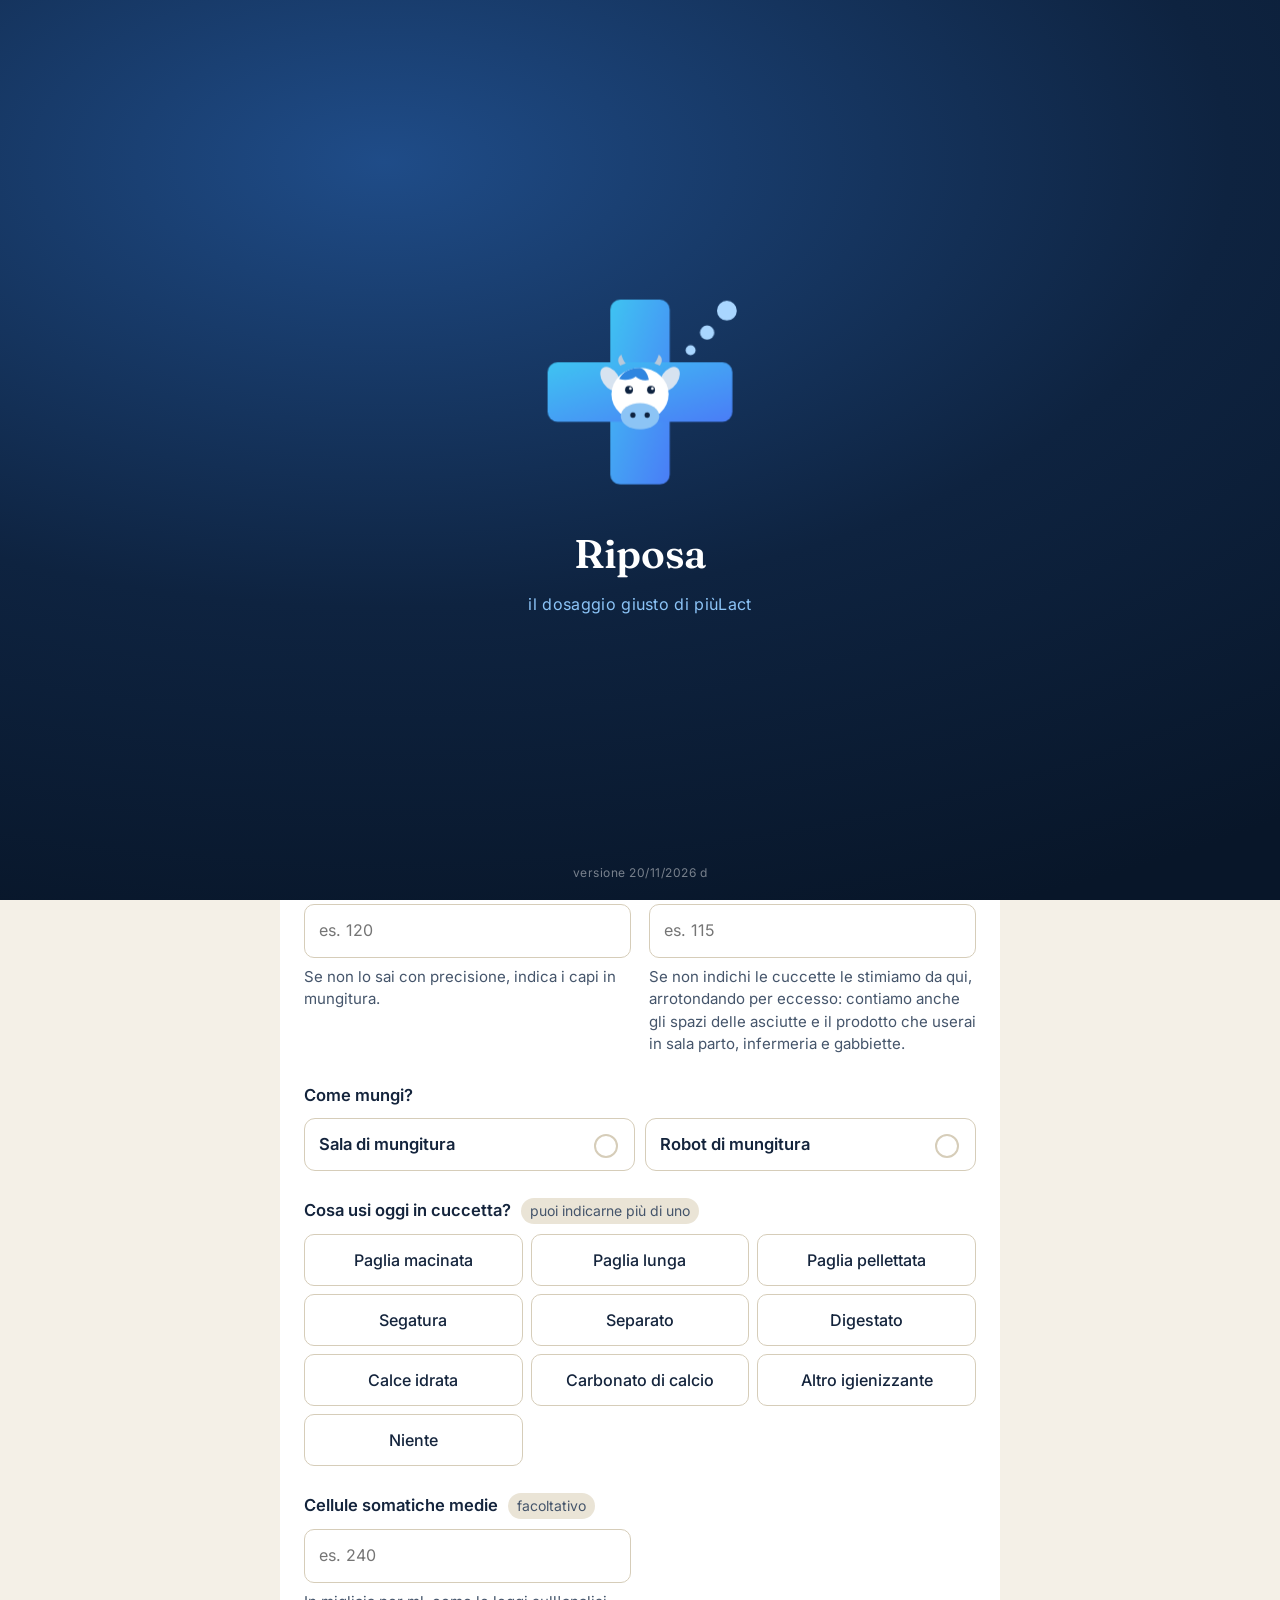
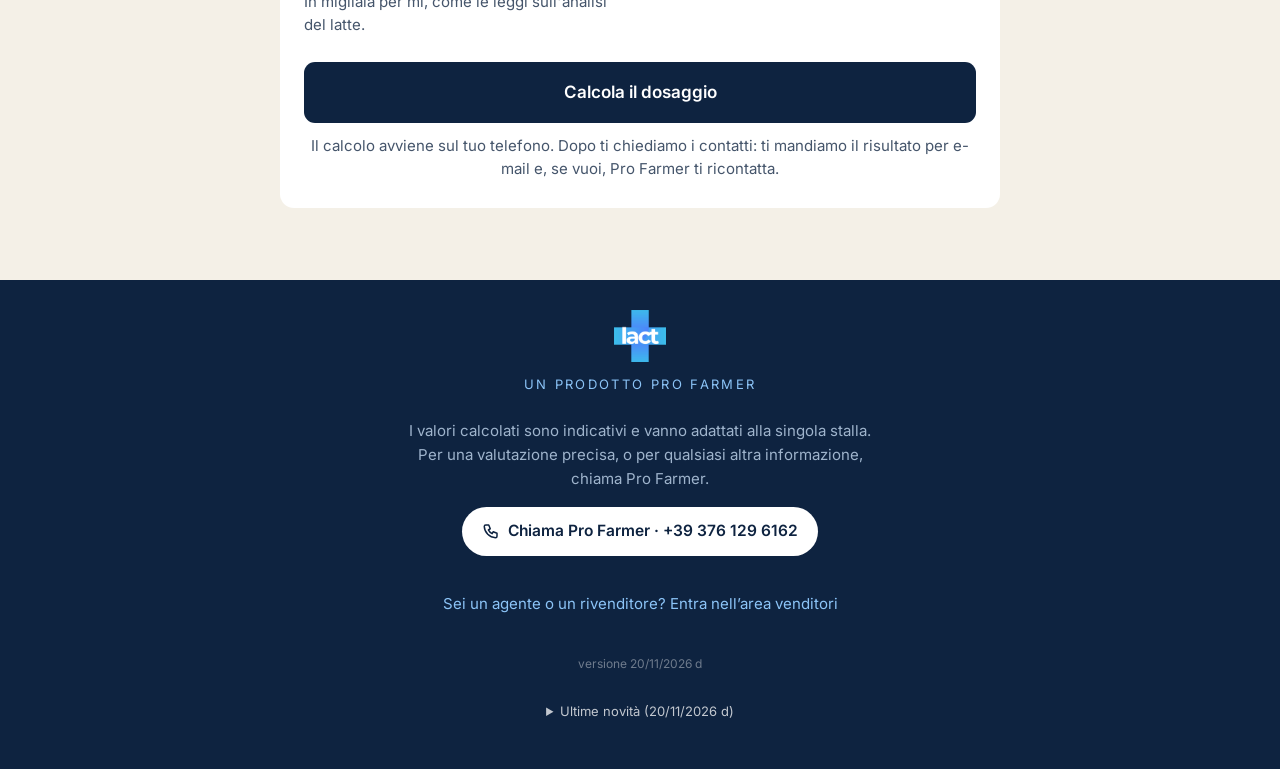
<file: index.html>
<!doctype html>
<html lang="it">
<head>
<meta charset="utf-8">
<!-- la pagina parla solo con Supabase e i servizi dichiarati (controllo di sicurezza della Classe, 10/11/2026, punto 4) -->
<meta http-equiv="Content-Security-Policy" content="connect-src 'self' https://gmhmxybqmkcmnbjdnslz.supabase.co wss://gmhmxybqmkcmnbjdnslz.supabase.co https://nominatim.openstreetmap.org https://challenges.cloudflare.com data: blob:; object-src 'none'; base-uri 'self'; form-action 'self'">
<meta name="viewport" content="width=device-width, initial-scale=1">
<title>Riposa — il dosaggio giusto di piùLact per la tua stalla</title>
<meta name="description" content="Calcola in due minuti quale prodotto della gamma piùLact serve alla tua stalla, quanto ne serve e come si usa. Uno strumento Pro Farmer.">
<link rel="stylesheet" href="assets/style.css?v=20261120d">
<!-- App installabile (anche su iPhone: Condividi → Aggiungi alla schermata Home) -->
<link rel="manifest" href="manifest.webmanifest">
<link rel="icon" type="image/png" sizes="32x32" href="assets/icone/favicon-32.png">
<link rel="apple-touch-icon" href="assets/icone/apple-touch-icon.png">
<meta name="theme-color" content="#0E2340">
<meta name="apple-mobile-web-app-capable" content="yes">
<meta name="mobile-web-app-capable" content="yes">
<meta name="apple-mobile-web-app-title" content="Riposa">
<meta name="apple-mobile-web-app-status-bar-style" content="default">
<script data-solo-allevatore>
  /* Dal 24/10/2026 i venditori hanno la loro app, Riposa Pro, su /pro/.
     Ci mandiamo i vecchi link (#venditori) e chi ha installato la Riposa di
     prima ed era già entrato nella sua area. */
  (function () {
    var venditore = false;
    try {
      venditore = !!localStorage.getItem('sb-gmhmxybqmkcmnbjdnslz-auth-token')
        && (matchMedia('(display-mode: standalone)').matches || navigator.standalone === true);
    } catch (e) {}
    if (location.hash === '#venditori' || venditore) { location.replace('pro/'); return; }
    /* L'apertura animata (24/10/2026): nell'app installata a ogni apertura,
       nel browser una volta per visita. Mai a chi ha chiesto meno movimento. */
    try {
      if (/[?&]apertura=(prova|ferma)/.test(location.search)) sessionStorage.removeItem('riposa-apertura');
      var app = matchMedia('(display-mode: standalone)').matches || navigator.standalone === true;
      var vista = sessionStorage.getItem('riposa-apertura') === '1';
      if (!matchMedia('(prefers-reduced-motion: reduce)').matches && (app || !vista)) {
        document.documentElement.classList.add('con-apertura');
        sessionStorage.setItem('riposa-apertura', '1');
      }
    } catch (e) {}
  })();
</script>
</head>
<body>

<!-- APERTURA: l'animazione d'ingresso, solo per l'allevatore (genera-pro.mjs la toglie).
     Si vede solo con la classe con-apertura su <html>, decisa dallo script in testa. -->
<div class="apertura" id="apertura" aria-hidden="true">
  <svg class="apertura-segno" viewBox="0 0 200 200" aria-hidden="true">
    <defs><linearGradient id="ap-croce" x1="0" y1="0" x2="1" y2="1"><stop offset="0" stop-color="#3FC4F2"/><stop offset="1" stop-color="#4A7DF7"/></linearGradient>
      <linearGradient id="ap-riflesso" x1="0" y1="0" x2="1" y2="0"><stop offset="0" stop-color="#fff" stop-opacity="0"/><stop offset=".5" stop-color="#fff" stop-opacity=".55"/><stop offset="1" stop-color="#fff" stop-opacity="0"/></linearGradient>
      <clipPath id="ap-sagoma"><rect x="73" y="16" width="54" height="168" rx="9"/><rect x="16" y="73" width="168" height="54" rx="9"/></clipPath></defs>
    <circle class="ap-alone" cx="100" cy="100" r="70"/>
    <rect class="ap-v" x="73" y="16" width="54" height="168" rx="9" fill="url(#ap-croce)"/>
    <rect class="ap-h" x="16" y="73" width="168" height="54" rx="9" fill="url(#ap-croce)"/>
    <!-- un riflesso di luce che attraversa la croce appena formata -->
    <g clip-path="url(#ap-sagoma)"><rect class="ap-riflesso" x="-60" y="0" width="60" height="200" fill="url(#ap-riflesso)" transform="skewX(-18)"/></g>
    <g transform="translate(54 54)"><g class="ap-bovina">
      <ellipse cx="19" cy="34" rx="7.5" ry="12" transform="rotate(-34 19 34)" fill="#D7E3F0"/>
      <ellipse cx="73" cy="34" rx="7.5" ry="12" transform="rotate(34 73 34)" fill="#D7E3F0"/>
      <path d="M28 22c-3-4-2-8 1-10 1 3 2 6 4 8z" fill="#B9C9DA"/>
      <path d="M64 22c3-4 2-8-1-10-1 3-2 6-4 8z" fill="#B9C9DA"/>
      <ellipse cx="46" cy="48" rx="26" ry="24" fill="#fff"/>
      <path d="M46 24c-9 0-16 4-19 10 5 2 11 1 15-2 3 3 8 4 12 3-1-6-4-10-8-11z" fill="#2F86E0"/>
      <ellipse cx="46" cy="68" rx="17.5" ry="12" fill="#8CC4F5"/>
      <circle cx="39.5" cy="67" r="2.4" fill="#0E2340"/><circle cx="52.5" cy="67" r="2.4" fill="#0E2340"/>
      <circle class="ap-occhio" cx="36" cy="44" r="3.6" fill="#0E2340"/><circle class="ap-occhio" cx="56" cy="44" r="3.6" fill="#0E2340"/>
      <circle cx="37.2" cy="42.8" r="1.2" fill="#fff"/><circle cx="57.2" cy="42.8" r="1.2" fill="#fff"/>
    </g></g>
    <circle class="ap-bolla ap-b1" cx="146" cy="62" r="4.5"/>
    <circle class="ap-bolla ap-b2" cx="161" cy="46" r="6.5"/>
    <circle class="ap-bolla ap-b3" cx="179" cy="26" r="9"/>
  </svg>
  <p class="apertura-nome">Riposa</p>
  <p class="apertura-sotto">il dosaggio giusto di piùLact</p>
  <p class="apertura-versione" id="apertura-versione"></p>
</div>
<script>
  /* Dopo 3,9 secondi (o al primo tocco) l'apertura si dissolve e la pagina entra.
     Riposa Pro (stesso script, copiato da genera-pro.mjs) resta a 1,9 secondi. */
  (function () {
    var el = document.getElementById('apertura'), via = false;
    if (!document.documentElement.classList.contains('con-apertura')) { el.remove(); return; }
    function chiudi() {
      if (via) return; via = true;
      el.classList.add('apertura-via');
      document.documentElement.classList.add('apertura-finita');
      setTimeout(function () { el.remove(); document.documentElement.classList.remove('con-apertura'); }, 450);
    }
    el.addEventListener('pointerdown', chiudi);
    if (/[?&]apertura=ferma/.test(location.search)) return;   // solo per i fotogrammi di collaudo: resta finché non si tocca
    setTimeout(chiudi, el.classList.contains('apertura-pro') ? 1900 : 3900);
  })();
</script>
<!-- /APERTURA -->

<header class="testata">
  <div class="contenitore testata-in">
    <img class="logo-profarmer" src="assets/logo-profarmer.png" alt="Pro Farmer" width="532" height="200">
  </div>
</header>

<section class="eroe">
  <div class="contenitore eroe-in">
    <div class="eroe-parole">
      <h1>Quanto piùLact serve alla tua stalla?</h1>
      <p class="eroe-testo">Rispondi a poche domande. Ti diciamo quale prodotto usare, come e in che dose, e quanto ordinarne per spendere meno di trasporto.</p>
    </div>
    <!-- la stessa bovina che poi "ragiona" sul calcolo (app.js), qui ferma -->
    <svg class="bovina bovina-eroe" viewBox="0 0 124 104" aria-hidden="true">
      <circle class="pensiero p1" cx="88" cy="36" r="4"/>
      <circle class="pensiero p2" cx="100" cy="25" r="5.5"/>
      <circle class="pensiero p3" cx="114" cy="12" r="7.5"/>
      <ellipse class="orecchio" cx="19" cy="34" rx="7.5" ry="12" transform="rotate(-34 19 34)"/>
      <ellipse class="orecchio" cx="73" cy="34" rx="7.5" ry="12" transform="rotate(34 73 34)"/>
      <path class="corno" d="M28 22c-3-4-2-8 1-10 1 3 2 6 4 8z"/>
      <path class="corno" d="M64 22c3-4 2-8-1-10-1 3-2 6-4 8z"/>
      <ellipse class="cranio" cx="46" cy="48" rx="26" ry="24"/>
      <path class="macchia" d="M46 24c-9 0-16 4-19 10 5 2 11 1 15-2 3 3 8 4 12 3-1-6-4-10-8-11z"/>
      <ellipse class="muso" cx="46" cy="68" rx="17.5" ry="12"/>
      <circle class="narice" cx="39.5" cy="67" r="2.4"/>
      <circle class="narice" cx="52.5" cy="67" r="2.4"/>
      <circle class="occhio" cx="36" cy="44" r="3.6"/>
      <circle class="occhio" cx="56" cy="44" r="3.6"/>
      <circle class="luce" cx="37.2" cy="42.8" r="1.2"/>
      <circle class="luce" cx="57.2" cy="42.8" r="1.2"/>
    </svg>
  </div>
</section>

<main class="contenitore">

  <form id="modulo" class="scheda" novalidate>

    <h2 class="titolo-sezione"><span class="numero">1</span> La tua zona di riposo</h2>

    <fieldset class="campo">
      <legend>Dove riposano le tue vacche?</legend>
      <div class="scelte">
        <label class="scelta">
          <input type="radio" name="zona" value="materassino" required>
          <span class="scelta-corpo">
            <strong>Cuccette a materassino</strong>
            <small>materassino o tappetino</small>
          </span>
        </label>
        <label class="scelta">
          <input type="radio" name="zona" value="buca">
          <span class="scelta-corpo">
            <strong>Cuccette a buca / riempimento</strong>
            <small>che sia con blister (nido d’ape) o senza</small>
          </span>
        </label>
        <label class="scelta">
          <input type="radio" name="zona" value="lettiera">
          <span class="scelta-corpo">
            <strong>Lettiera</strong>
            <small>lettiera in paglia o simili a rinnovo frequente</small>
          </span>
        </label>
        <label class="scelta">
          <input type="radio" name="zona" value="compost">
          <span class="scelta-corpo">
            <strong>Compost barn</strong>
            <small>rinnovata di rado, si pulisce dopo diversi mesi; si aggiunge materiale e si lavora col coltivatore, di solito ogni giorno</small>
          </span>
        </label>
      </div>
    </fieldset>

    <div class="griglia-2" id="blocco-cuccette">
      <div class="campo">
        <label for="cuccette">Numero di cuccette</label>
        <input type="number" id="cuccette" name="cuccette" min="1" max="5000" step="1" placeholder="es. 120" inputmode="numeric">
        <p class="aiuto">Se non lo sai con precisione, indica i capi in mungitura.</p>
      </div>
      <div class="campo">
        <label for="capi">Capi in mungitura</label>
        <input type="number" id="capi" name="capi" min="1" max="5000" step="1" placeholder="es. 115" inputmode="numeric">
        <p class="aiuto">Se non indichi le cuccette le stimiamo da qui, arrotondando per eccesso: contiamo anche gli spazi delle asciutte e il prodotto che userai in sala parto, infermeria e gabbiette.</p>
      </div>
    </div>

    <fieldset class="campo">
      <legend>Come mungi?</legend>
      <div class="scelte scelte-fila">
        <label class="scelta scelta-piccola">
          <input type="radio" name="mungitura" value="sala" required>
          <span class="scelta-corpo"><strong>Sala di mungitura</strong></span>
        </label>
        <label class="scelta scelta-piccola">
          <input type="radio" name="mungitura" value="robot">
          <span class="scelta-corpo"><strong>Robot di mungitura</strong></span>
        </label>
      </div>
    </fieldset>

    <fieldset class="campo" id="blocco-riempimento" hidden>
      <legend>Come riempi la buca?</legend>
      <div class="scelte">
        <label class="scelta">
          <input type="radio" name="riempimento" value="miscelata">
          <span class="scelta-corpo">
            <strong>Con una miscelata</strong>
            <small>paglia macinata, acqua e igienizzante, distribuiti con il carro unifeed, il lanciapaglia o simili</small>
          </span>
        </label>
        <label class="scelta">
          <input type="radio" name="riempimento" value="spaglio">
          <span class="scelta-corpo">
            <strong>Con il materiale, e il prodotto a spaglio sopra</strong>
            <small>paglia lunga, separato o digestato, con piùLact distribuito a spaglio</small>
          </span>
        </label>
      </div>
    </fieldset>

    <div class="griglia-2" id="blocco-superficie" hidden>
      <div class="campo">
        <label for="mq">Metri quadri di lettiera</label>
        <input type="number" id="mq" name="mq" min="1" max="50000" step="1" placeholder="es. 900" inputmode="numeric">
        <p class="aiuto">La superficie totale della zona a lettiera.</p>
      </div>
      <div class="campo">
        <label for="capiZona">Capi presenti in quella zona</label>
        <input type="number" id="capiZona" name="capiZona" min="1" max="5000" step="1" placeholder="es. 80" inputmode="numeric">
        <p class="aiuto">Serve per i metri quadri a capo: sopra i 9 m² si interviene meno spesso.</p>
      </div>
    </div>

    <fieldset class="campo">
      <legend id="titolo-lettiera-attuale">Cosa usi oggi in cuccetta? <span class="opzionale">puoi indicarne più di uno</span></legend>
      <div class="spunte">
        <label class="spunta"><input type="checkbox" name="lettieraAttuale" value="Paglia macinata"><span>Paglia macinata</span></label>
        <label class="spunta"><input type="checkbox" name="lettieraAttuale" value="Paglia lunga"><span>Paglia lunga</span></label>
        <label class="spunta"><input type="checkbox" name="lettieraAttuale" value="Paglia pellettata"><span>Paglia pellettata</span></label>
        <label class="spunta"><input type="checkbox" name="lettieraAttuale" value="Segatura"><span>Segatura</span></label>
        <label class="spunta"><input type="checkbox" name="lettieraAttuale" value="Separato"><span>Separato</span></label>
        <label class="spunta"><input type="checkbox" name="lettieraAttuale" value="Digestato"><span>Digestato</span></label>
        <label class="spunta"><input type="checkbox" name="lettieraAttuale" value="Calce Idrata"><span>Calce idrata</span></label>
        <label class="spunta"><input type="checkbox" name="lettieraAttuale" value="Carbonato di Calcio"><span>Carbonato di calcio</span></label>
        <label class="spunta"><input type="checkbox" name="lettieraAttuale" value="Altro Igienizzante"><span>Altro igienizzante</span></label>
        <label class="spunta"><input type="checkbox" name="lettieraAttuale" value="Niente" data-esclusiva="si"><span>Niente</span></label>
      </div>
    </fieldset>

    <div class="griglia-2">
      <div class="campo">
        <label for="cellule">Cellule somatiche medie <span class="opzionale">facoltativo</span></label>
        <input type="number" id="cellule" name="cellule" min="0" max="3000" step="1" placeholder="es. 240" inputmode="numeric">
        <p class="aiuto">In migliaia per ml, come le leggi sull'analisi del latte.</p>
      </div>
    </div>

    <p id="errore" class="errore" role="alert" hidden></p>

    <button type="submit" class="bottone bottone-grande">Calcola il dosaggio</button>
    <p class="aiuto aiuto-centro solo-allevatore">Il calcolo avviene sul tuo telefono. Dopo ti chiediamo i contatti: ti mandiamo il risultato per e-mail e, se vuoi, Pro Farmer ti ricontatta.</p>
  </form>

  <section id="risultato" hidden></section>

</main>

<footer class="pedana">
  <div class="contenitore pedana-in">
    <img class="logo-piulact" src="assets/logo-piulact.png" alt="piùLact" width="300" height="300">
    <p class="pedana-firma">un prodotto Pro Farmer</p>
    <p class="pedana-nota">
      I valori calcolati sono indicativi e vanno adattati alla singola stalla.
      Per una valutazione precisa, o per qualsiasi altra informazione, chiama
      Pro Farmer.
    </p>
    <a class="chiama" href="tel:+393761296162"><svg viewBox="0 0 24 24" aria-hidden="true"><path d="M5 4h4l2 5-2.5 1.5a11 11 0 0 0 5 5L15 13l5 2v4a2 2 0 0 1-2 2A16 16 0 0 1 3 6a2 2 0 0 1 2-2"/></svg>Chiama Pro Farmer · +39 376 129 6162</a>
    <p class="pedana-nota pedana-altra-app"><a href="pro/">Sei un agente o un rivenditore? Entra nell’area venditori</a></p>
    <p class="pedana-versione" id="pedana-versione"></p>
  </div>
</footer>

<script src="assets/vendor/supabase-2.45.4.js"></script>
<script src="assets/novita.js?v=20261120d"></script>
<script src="assets/regole.js?v=20261120d"></script>
<script src="assets/app.js?v=20261120d"></script>
<script src="assets/allevatore.js?v=20261120d"></script>
<!-- RIPOSA PRO: qui strumenti/genera-pro.mjs aggiunge gli script dei venditori -->
<script>
  /* L'app installabile: il service worker tiene la pagina sul telefono, così
     si apre in fretta e il calcolo funziona anche senza rete. Vedi sw.js. */
  if ('serviceWorker' in navigator) {
    window.addEventListener('load', () => { navigator.serviceWorker.register('sw.js').catch(() => {}); });
  }
</script>
</body>
</html>
</file>
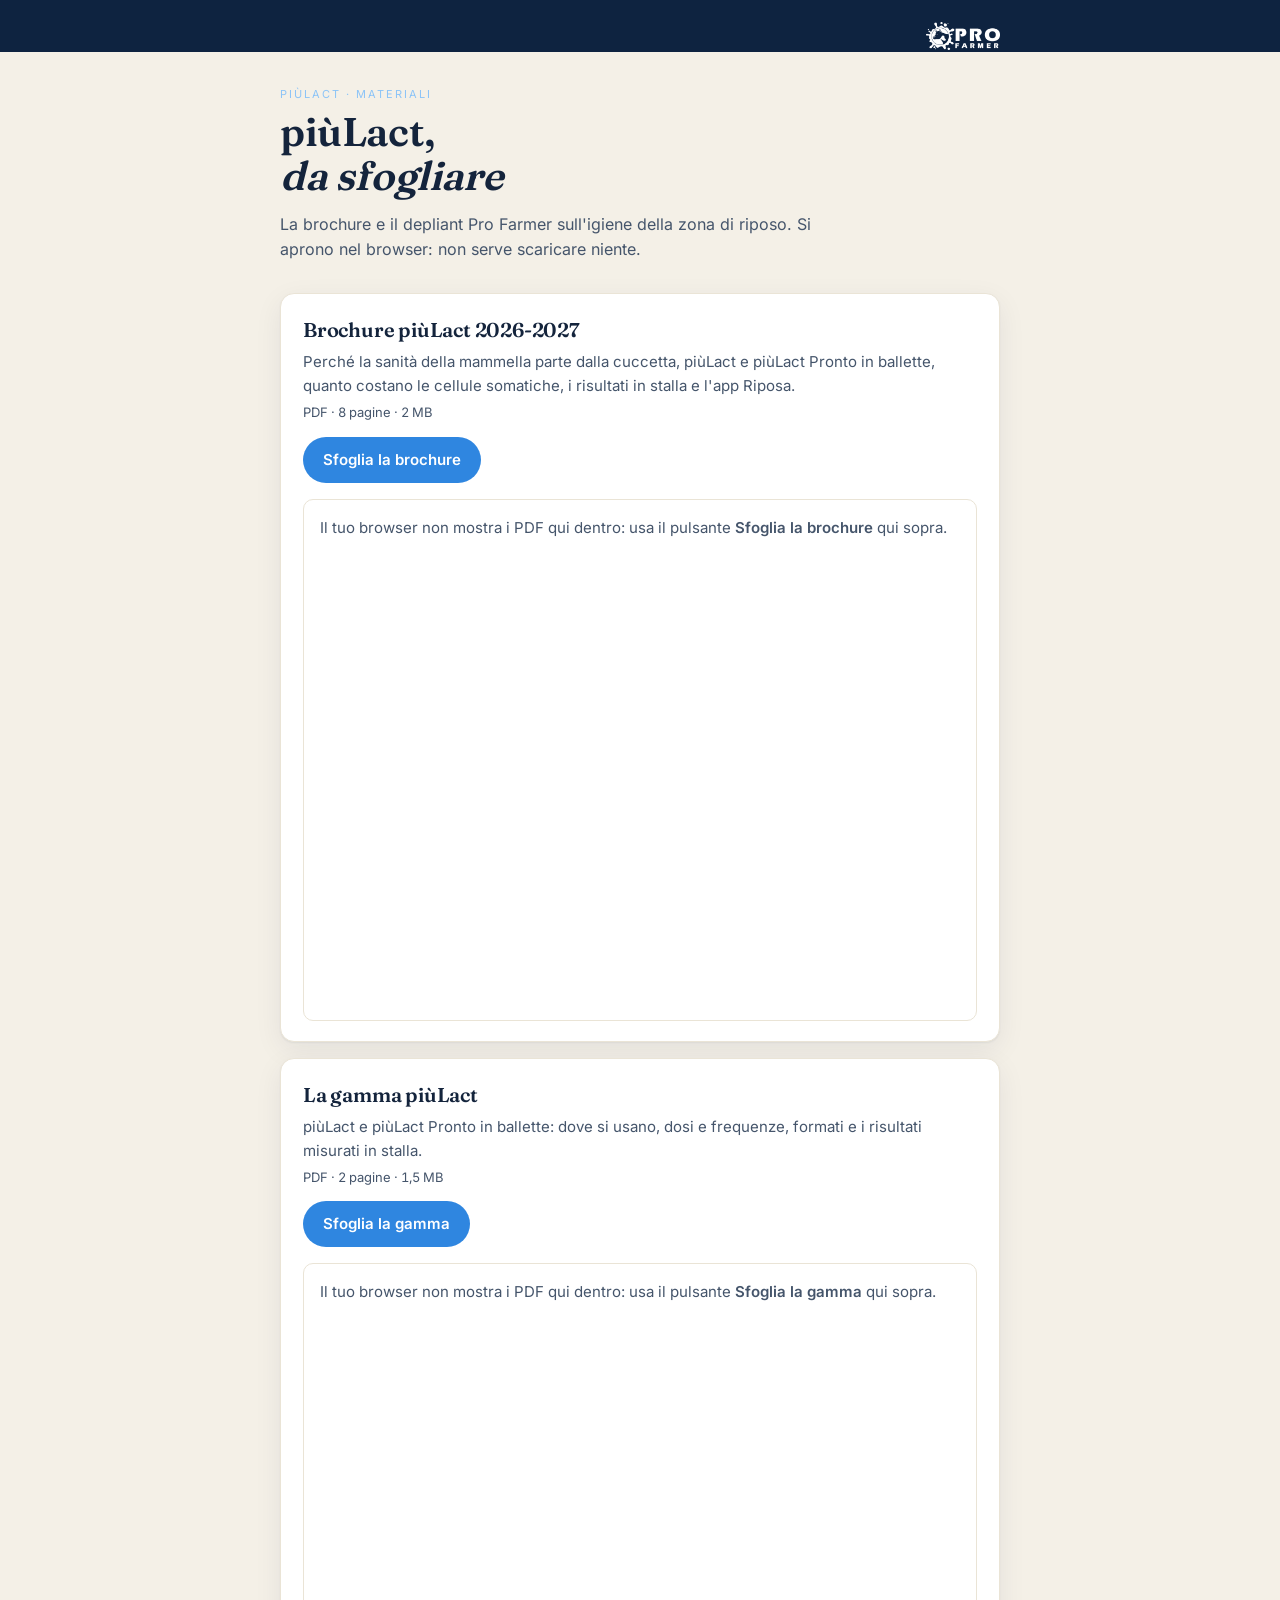
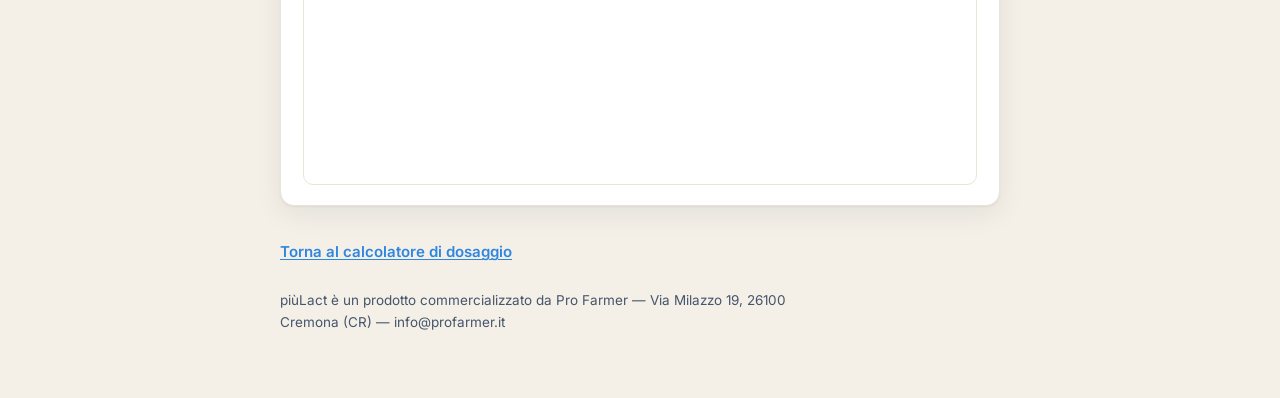
<file: materiali/index.html>
<!doctype html>
<html lang="it">
<head>
<meta charset="utf-8">
<meta name="viewport" content="width=device-width, initial-scale=1">
<title>Materiali piùLact — Pro Farmer</title>
<meta name="description" content="La gamma e la brochure piùLact, da sfogliare. Materiali Pro Farmer per l'igiene della zona di riposo delle bovine da latte.">
<link rel="stylesheet" href="../assets/style.css?v=20261110b">
<style>
  /* Questa pagina riusa i font e i colori del calcolatore: gli @font-face
     stanno in assets/style.css e i percorsi dentro il CSS sono relativi al
     CSS, quindi funzionano anche da questa cartella. Nessun terzo, come nel
     resto del sito. */
  .materiali{padding:34px 0 64px}
  .materiali .soprattitolo{margin:0 0 6px}
  .materiali h1{font-size:clamp(28px,6vw,40px);line-height:1.1;margin:0 0 14px}
  .materiali .guida{color:var(--testo-2);max-width:56ch;margin:0 0 30px}

  .doc{
    background:var(--bianco);
    border:1px solid var(--crema-2);
    border-radius:var(--raggio);
    box-shadow:var(--ombra);
    padding:20px 22px;
    margin:0 0 16px;
  }
  .doc h2{font-size:20px;margin:0 0 4px}
  .doc p{margin:0;color:var(--testo-2);font-size:15px}
  .doc .dati{
    margin-top:4px;font-size:13px;color:var(--testo-2);
    font-variant-numeric:tabular-nums;
  }
  .doc .apri{
    display:inline-block;margin-top:14px;
    background:var(--blu);color:var(--bianco);
    text-decoration:none;font-weight:600;font-size:15px;
    padding:11px 20px;border-radius:999px;
  }
  .doc .apri:hover{background:var(--navy-2)}
  .doc .apri:focus-visible{outline:3px solid var(--blu-chiaro);outline-offset:2px}

  /* L'anteprima incorporata solo dove ha senso: su desktop. Sui telefoni i
     browser mostrano il PDF a modo loro e un iframe farebbe piu' danni che
     altro, quindi li si va diretti al pulsante Sfoglia. */
  .sfoglia{display:none}
  @media (min-width:900px){
    .sfoglia{display:block;margin-top:16px;border:1px solid var(--crema-2);border-radius:10px;overflow:hidden}
    .sfoglia object{display:block;width:100%;height:520px;border:0}
  }

  .ritorno{margin:34px 0 0;font-size:15px}
  .ritorno a{color:var(--blu);font-weight:600;text-decoration-thickness:1px;text-underline-offset:2px}
  .nota{margin:26px 0 0;font-size:13.5px;color:var(--testo-2);max-width:60ch}
</style>
</head>
<body>

<header class="testata">
  <div class="contenitore testata-in">
    <a href="../"><img class="logo-profarmer" src="../assets/logo-profarmer.png" alt="Pro Farmer" width="532" height="200"></a>
  </div>
</header>

<section class="materiali">
  <div class="contenitore">
    <p class="soprattitolo">piùLact · materiali</p>
    <h1>piùLact,<br><em>da sfogliare</em></h1>
    <p class="guida">La brochure e il depliant Pro Farmer sull'igiene della zona di riposo. Si aprono nel browser: non serve scaricare niente.</p>

    <article class="doc">
      <h2>Brochure piùLact 2026-2027</h2>
      <p>Perché la sanità della mammella parte dalla cuccetta, piùLact e piùLact Pronto in ballette, quanto costano le cellule somatiche, i risultati in stalla e l'app Riposa.</p>
      <p class="dati">PDF · 8 pagine · 2 MB</p>
      <a class="apri" href="brochure-piulact-2026-2027.pdf" target="_blank" rel="noopener">Sfoglia la brochure</a>
      <div class="sfoglia">
        <object data="brochure-piulact-2026-2027.pdf" type="application/pdf" aria-label="Brochure piùLact 2026-2027">
          <p style="padding:16px;margin:0">Il tuo browser non mostra i PDF qui dentro: usa il pulsante <strong>Sfoglia la brochure</strong> qui sopra.</p>
        </object>
      </div>
    </article>

    <article class="doc">
      <h2>La gamma piùLact</h2>
      <p>piùLact e piùLact Pronto in ballette: dove si usano, dosi e frequenze, formati e i risultati misurati in stalla.</p>
      <p class="dati">PDF · 2 pagine · 1,5 MB</p>
      <a class="apri" href="gamma-piulact-2026.pdf" target="_blank" rel="noopener">Sfoglia la gamma</a>
      <div class="sfoglia">
        <object data="gamma-piulact-2026.pdf" type="application/pdf" aria-label="La gamma piùLact">
          <p style="padding:16px;margin:0">Il tuo browser non mostra i PDF qui dentro: usa il pulsante <strong>Sfoglia la gamma</strong> qui sopra.</p>
        </object>
      </div>
    </article>

    <p class="ritorno"><a href="../">Torna al calcolatore di dosaggio</a></p>

    <p class="nota">piùLact è un prodotto commercializzato da Pro Farmer — Via Milazzo 19, 26100 Cremona (CR) — info@profarmer.it</p>
  </div>
</section>

</body>
</html>
</file>
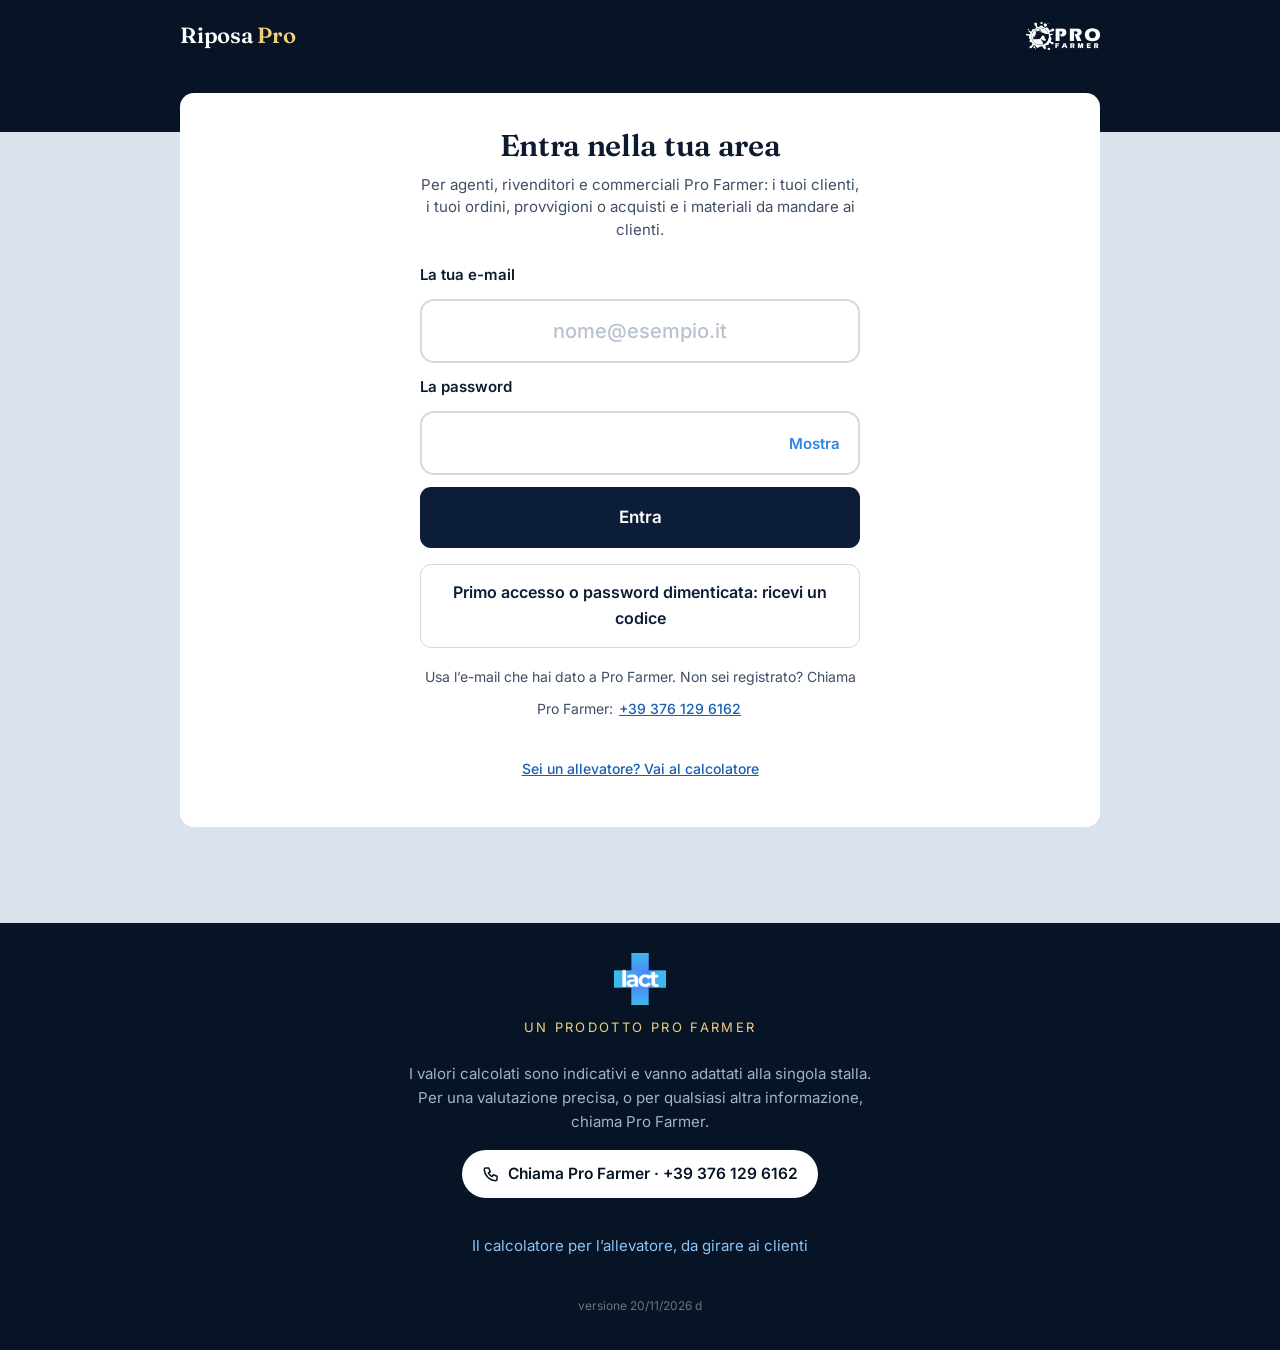
<file: pro/index.html>
<!-- GENERATO da strumenti/genera-pro.mjs a partire da index.html: non modificare qui. -->
<!doctype html>
<html lang="it">
<head>
<meta charset="utf-8">
<!-- la pagina parla solo con Supabase e i servizi dichiarati (controllo di sicurezza della Classe, 10/11/2026, punto 4) -->
<meta http-equiv="Content-Security-Policy" content="connect-src 'self' https://gmhmxybqmkcmnbjdnslz.supabase.co wss://gmhmxybqmkcmnbjdnslz.supabase.co https://nominatim.openstreetmap.org https://challenges.cloudflare.com data: blob:; object-src 'none'; base-uri 'self'; form-action 'self'">
<meta name="viewport" content="width=device-width, initial-scale=1">
<title>Riposa Pro — area agenti e rivenditori piùLact</title>
<meta name="description" content="L’app di agenti e rivenditori Pro Farmer: clienti, ordini, riordini, provvigioni e materiali piùLact.">
<meta name="robots" content="noindex">
<link rel="stylesheet" href="../assets/style.css?v=20261120d">
<!-- App installabile (anche su iPhone: Condividi → Aggiungi alla schermata Home) -->
<link rel="manifest" href="manifest.webmanifest">
<link rel="icon" type="image/png" sizes="32x32" href="../assets/icone/pro/favicon-32.png">
<link rel="apple-touch-icon" href="../assets/icone/pro/apple-touch-icon.png">
<meta name="theme-color" content="#071426">
<meta name="apple-mobile-web-app-capable" content="yes">
<meta name="mobile-web-app-capable" content="yes">
<meta name="apple-mobile-web-app-title" content="Riposa Pro">
<meta name="apple-mobile-web-app-status-bar-style" content="default">
<script>
  /* L'apertura animata di Riposa Pro: nell'app installata a ogni apertura,
     nel browser una volta per visita, mai con «riduci movimento». */
  try {
    var app = matchMedia('(display-mode: standalone)').matches || navigator.standalone === true;
    if (/[?&]apertura=(prova|ferma)/.test(location.search)) sessionStorage.removeItem('riposa-pro-apertura');
    if (!matchMedia('(prefers-reduced-motion: reduce)').matches && (app || sessionStorage.getItem('riposa-pro-apertura') !== '1')) {
      document.documentElement.classList.add('con-apertura');
      sessionStorage.setItem('riposa-pro-apertura', '1');
    }
  } catch (e) {}
</script>
</head>
<body class="app-pro">

<!-- APERTURA: l'animazione d'ingresso, solo per l'allevatore (genera-pro.mjs la toglie).
     Si vede solo con la classe con-apertura su <html>, decisa dallo script in testa. -->
<div class="apertura apertura-pro" id="apertura" aria-hidden="true">
  <svg class="apertura-segno" viewBox="0 0 200 200" aria-hidden="true">
    <defs><linearGradient id="ap-croce" x1="0" y1="0" x2="1" y2="1"><stop offset="0" stop-color="#F4CF7A"/><stop offset="1" stop-color="#C9912E"/></linearGradient>
      <linearGradient id="ap-riflesso" x1="0" y1="0" x2="1" y2="0"><stop offset="0" stop-color="#fff" stop-opacity="0"/><stop offset=".5" stop-color="#fff" stop-opacity=".55"/><stop offset="1" stop-color="#fff" stop-opacity="0"/></linearGradient>
      <clipPath id="ap-sagoma"><rect x="73" y="16" width="54" height="168" rx="9"/><rect x="16" y="73" width="168" height="54" rx="9"/></clipPath></defs>
    <circle class="ap-alone" cx="100" cy="100" r="70"/>
    <rect class="ap-v" x="73" y="16" width="54" height="168" rx="9" fill="url(#ap-croce)"/>
    <rect class="ap-h" x="16" y="73" width="168" height="54" rx="9" fill="url(#ap-croce)"/>
    <!-- un riflesso di luce che attraversa la croce appena formata -->
    <g clip-path="url(#ap-sagoma)"><rect class="ap-riflesso" x="-60" y="0" width="60" height="200" fill="url(#ap-riflesso)" transform="skewX(-18)"/></g>
    <g transform="translate(54 54)"><g class="ap-bovina">
      <ellipse cx="19" cy="34" rx="7.5" ry="12" transform="rotate(-34 19 34)" fill="#D7E3F0"/>
      <ellipse cx="73" cy="34" rx="7.5" ry="12" transform="rotate(34 73 34)" fill="#D7E3F0"/>
      <path d="M28 22c-3-4-2-8 1-10 1 3 2 6 4 8z" fill="#B9C9DA"/>
      <path d="M64 22c3-4 2-8-1-10-1 3-2 6-4 8z" fill="#B9C9DA"/>
      <ellipse cx="46" cy="48" rx="26" ry="24" fill="#fff"/>
      <path d="M46 24c-9 0-16 4-19 10 5 2 11 1 15-2 3 3 8 4 12 3-1-6-4-10-8-11z" fill="#C9912E"/>
      <ellipse cx="46" cy="68" rx="17.5" ry="12" fill="#F1D59A"/>
      <circle cx="39.5" cy="67" r="2.4" fill="#0E2340"/><circle cx="52.5" cy="67" r="2.4" fill="#0E2340"/>
      <circle class="ap-occhio" cx="36" cy="44" r="3.6" fill="#0E2340"/><circle class="ap-occhio" cx="56" cy="44" r="3.6" fill="#0E2340"/>
      <circle cx="37.2" cy="42.8" r="1.2" fill="#fff"/><circle cx="57.2" cy="42.8" r="1.2" fill="#fff"/>
    </g></g>
    <circle class="ap-bolla ap-b1" cx="146" cy="62" r="4.5"/>
    <circle class="ap-bolla ap-b2" cx="161" cy="46" r="6.5"/>
    <circle class="ap-bolla ap-b3" cx="179" cy="26" r="9"/>
  </svg>
  <p class="apertura-nome">Riposa <b>Pro</b></p>
  <p class="apertura-sotto">agenti e rivenditori piùLact</p>
  <p class="apertura-versione" id="apertura-versione"></p>
</div>
<script>
  /* Dopo 3,9 secondi (o al primo tocco) l'apertura si dissolve e la pagina entra.
     Riposa Pro (stesso script, copiato da genera-pro.mjs) resta a 1,9 secondi. */
  (function () {
    var el = document.getElementById('apertura'), via = false;
    if (!document.documentElement.classList.contains('con-apertura')) { el.remove(); return; }
    function chiudi() {
      if (via) return; via = true;
      el.classList.add('apertura-via');
      document.documentElement.classList.add('apertura-finita');
      setTimeout(function () { el.remove(); document.documentElement.classList.remove('con-apertura'); }, 450);
    }
    el.addEventListener('pointerdown', chiudi);
    if (/[?&]apertura=ferma/.test(location.search)) return;   // solo per i fotogrammi di collaudo: resta finché non si tocca
    setTimeout(chiudi, el.classList.contains('apertura-pro') ? 1900 : 3900);
  })();
</script>
<!-- /APERTURA -->

<header class="testata">
  <div class="contenitore testata-in">
    <span class="testata-nome">Riposa <b>Pro</b></span>
    <img class="logo-profarmer" src="../assets/logo-profarmer.png" alt="Pro Farmer" width="532" height="200">
  </div>
</header>

<main class="contenitore">

  <form id="modulo" class="scheda" novalidate>

    <h2 class="titolo-sezione"><span class="numero">1</span> La tua zona di riposo</h2>

    <fieldset class="campo">
      <legend>Dove riposano le tue vacche?</legend>
      <div class="scelte">
        <label class="scelta">
          <input type="radio" name="zona" value="materassino" required>
          <span class="scelta-corpo">
            <strong>Cuccette a materassino</strong>
            <small>materassino o tappetino</small>
          </span>
        </label>
        <label class="scelta">
          <input type="radio" name="zona" value="buca">
          <span class="scelta-corpo">
            <strong>Cuccette a buca / riempimento</strong>
            <small>che sia con blister (nido d’ape) o senza</small>
          </span>
        </label>
        <label class="scelta">
          <input type="radio" name="zona" value="lettiera">
          <span class="scelta-corpo">
            <strong>Lettiera</strong>
            <small>lettiera in paglia o simili a rinnovo frequente</small>
          </span>
        </label>
        <label class="scelta">
          <input type="radio" name="zona" value="compost">
          <span class="scelta-corpo">
            <strong>Compost barn</strong>
            <small>rinnovata di rado, si pulisce dopo diversi mesi; si aggiunge materiale e si lavora col coltivatore, di solito ogni giorno</small>
          </span>
        </label>
      </div>
    </fieldset>

    <div class="griglia-2" id="blocco-cuccette">
      <div class="campo">
        <label for="cuccette">Numero di cuccette</label>
        <input type="number" id="cuccette" name="cuccette" min="1" max="5000" step="1" placeholder="es. 120" inputmode="numeric">
        <p class="aiuto">Se non lo sai con precisione, indica i capi in mungitura.</p>
      </div>
      <div class="campo">
        <label for="capi">Capi in mungitura</label>
        <input type="number" id="capi" name="capi" min="1" max="5000" step="1" placeholder="es. 115" inputmode="numeric">
        <p class="aiuto">Se non indichi le cuccette le stimiamo da qui, arrotondando per eccesso: contiamo anche gli spazi delle asciutte e il prodotto che userai in sala parto, infermeria e gabbiette.</p>
      </div>
    </div>

    <fieldset class="campo">
      <legend>Come mungi?</legend>
      <div class="scelte scelte-fila">
        <label class="scelta scelta-piccola">
          <input type="radio" name="mungitura" value="sala" required>
          <span class="scelta-corpo"><strong>Sala di mungitura</strong></span>
        </label>
        <label class="scelta scelta-piccola">
          <input type="radio" name="mungitura" value="robot">
          <span class="scelta-corpo"><strong>Robot di mungitura</strong></span>
        </label>
      </div>
    </fieldset>

    <fieldset class="campo" id="blocco-riempimento" hidden>
      <legend>Come riempi la buca?</legend>
      <div class="scelte">
        <label class="scelta">
          <input type="radio" name="riempimento" value="miscelata">
          <span class="scelta-corpo">
            <strong>Con una miscelata</strong>
            <small>paglia macinata, acqua e igienizzante, distribuiti con il carro unifeed, il lanciapaglia o simili</small>
          </span>
        </label>
        <label class="scelta">
          <input type="radio" name="riempimento" value="spaglio">
          <span class="scelta-corpo">
            <strong>Con il materiale, e il prodotto a spaglio sopra</strong>
            <small>paglia lunga, separato o digestato, con piùLact distribuito a spaglio</small>
          </span>
        </label>
      </div>
    </fieldset>

    <div class="griglia-2" id="blocco-superficie" hidden>
      <div class="campo">
        <label for="mq">Metri quadri di lettiera</label>
        <input type="number" id="mq" name="mq" min="1" max="50000" step="1" placeholder="es. 900" inputmode="numeric">
        <p class="aiuto">La superficie totale della zona a lettiera.</p>
      </div>
      <div class="campo">
        <label for="capiZona">Capi presenti in quella zona</label>
        <input type="number" id="capiZona" name="capiZona" min="1" max="5000" step="1" placeholder="es. 80" inputmode="numeric">
        <p class="aiuto">Serve per i metri quadri a capo: sopra i 9 m² si interviene meno spesso.</p>
      </div>
    </div>

    <fieldset class="campo">
      <legend id="titolo-lettiera-attuale">Cosa usi oggi in cuccetta? <span class="opzionale">puoi indicarne più di uno</span></legend>
      <div class="spunte">
        <label class="spunta"><input type="checkbox" name="lettieraAttuale" value="Paglia macinata"><span>Paglia macinata</span></label>
        <label class="spunta"><input type="checkbox" name="lettieraAttuale" value="Paglia lunga"><span>Paglia lunga</span></label>
        <label class="spunta"><input type="checkbox" name="lettieraAttuale" value="Paglia pellettata"><span>Paglia pellettata</span></label>
        <label class="spunta"><input type="checkbox" name="lettieraAttuale" value="Segatura"><span>Segatura</span></label>
        <label class="spunta"><input type="checkbox" name="lettieraAttuale" value="Separato"><span>Separato</span></label>
        <label class="spunta"><input type="checkbox" name="lettieraAttuale" value="Digestato"><span>Digestato</span></label>
        <label class="spunta"><input type="checkbox" name="lettieraAttuale" value="Calce Idrata"><span>Calce idrata</span></label>
        <label class="spunta"><input type="checkbox" name="lettieraAttuale" value="Carbonato di Calcio"><span>Carbonato di calcio</span></label>
        <label class="spunta"><input type="checkbox" name="lettieraAttuale" value="Altro Igienizzante"><span>Altro igienizzante</span></label>
        <label class="spunta"><input type="checkbox" name="lettieraAttuale" value="Niente" data-esclusiva="si"><span>Niente</span></label>
      </div>
    </fieldset>

    <div class="griglia-2">
      <div class="campo">
        <label for="cellule">Cellule somatiche medie <span class="opzionale">facoltativo</span></label>
        <input type="number" id="cellule" name="cellule" min="0" max="3000" step="1" placeholder="es. 240" inputmode="numeric">
        <p class="aiuto">In migliaia per ml, come le leggi sull'analisi del latte.</p>
      </div>
    </div>

    <p id="errore" class="errore" role="alert" hidden></p>

    <button type="submit" class="bottone bottone-grande">Calcola il dosaggio</button>
    <p class="aiuto aiuto-centro solo-allevatore">Il calcolo avviene sul tuo telefono. Dopo ti chiediamo i contatti: ti mandiamo il risultato per e-mail e, se vuoi, Pro Farmer ti ricontatta.</p>
  </form>

  <section id="risultato" hidden></section>

</main>

<footer class="pedana">
  <div class="contenitore pedana-in">
    <img class="logo-piulact" src="../assets/logo-piulact.png" alt="piùLact" width="300" height="300">
    <p class="pedana-firma">un prodotto Pro Farmer</p>
    <p class="pedana-nota">
      I valori calcolati sono indicativi e vanno adattati alla singola stalla.
      Per una valutazione precisa, o per qualsiasi altra informazione, chiama
      Pro Farmer.
    </p>
    <a class="chiama" href="tel:+393761296162"><svg viewBox="0 0 24 24" aria-hidden="true"><path d="M5 4h4l2 5-2.5 1.5a11 11 0 0 0 5 5L15 13l5 2v4a2 2 0 0 1-2 2A16 16 0 0 1 3 6a2 2 0 0 1 2-2"/></svg>Chiama Pro Farmer · +39 376 129 6162</a>
    <p class="pedana-nota pedana-altra-app"><a href="../">Il calcolatore per l’allevatore, da girare ai clienti</a></p>
    <p class="pedana-versione" id="pedana-versione"></p>
  </div>
</footer>

<script src="../assets/vendor/supabase-2.45.4.js"></script>
<script src="../assets/novita.js?v=20261120d"></script>
<script src="../assets/regole.js?v=20261120d"></script>
<script src="../assets/app.js?v=20261120d"></script>
<script>window.RIPOSA_PRO = true;</script>
<script src="../assets/profarmer.js?v=20261120d"></script>
<script src="../assets/antirobot.js?v=20261120d"></script>
<script src="../assets/venditori.js?v=20261120d"></script>
<script>
  /* L'app installabile: il service worker tiene la pagina sul telefono, così
     si apre in fretta e il calcolo funziona anche senza rete. Vedi sw.js. */
  if ('serviceWorker' in navigator) {
    window.addEventListener('load', () => { navigator.serviceWorker.register('../sw.js').catch(() => {}); });
  }
</script>
</body>
</html>
</file>
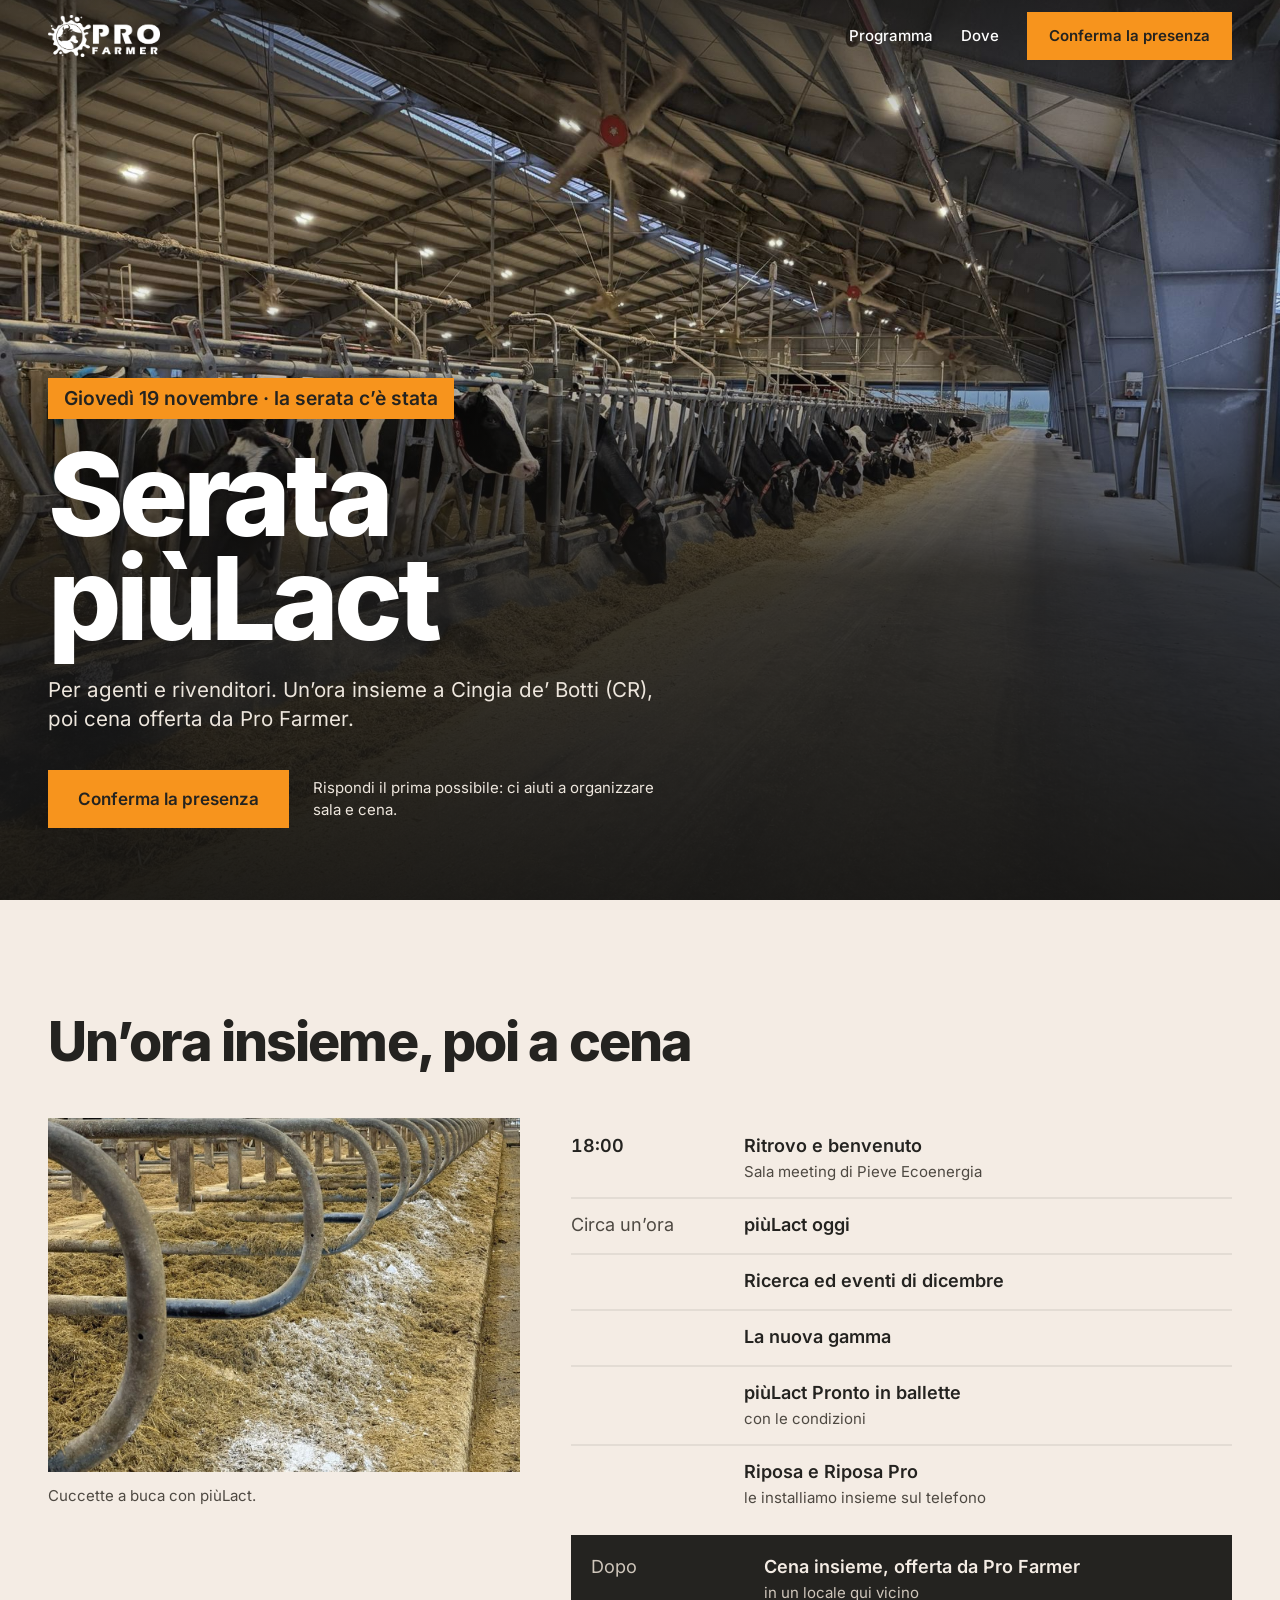
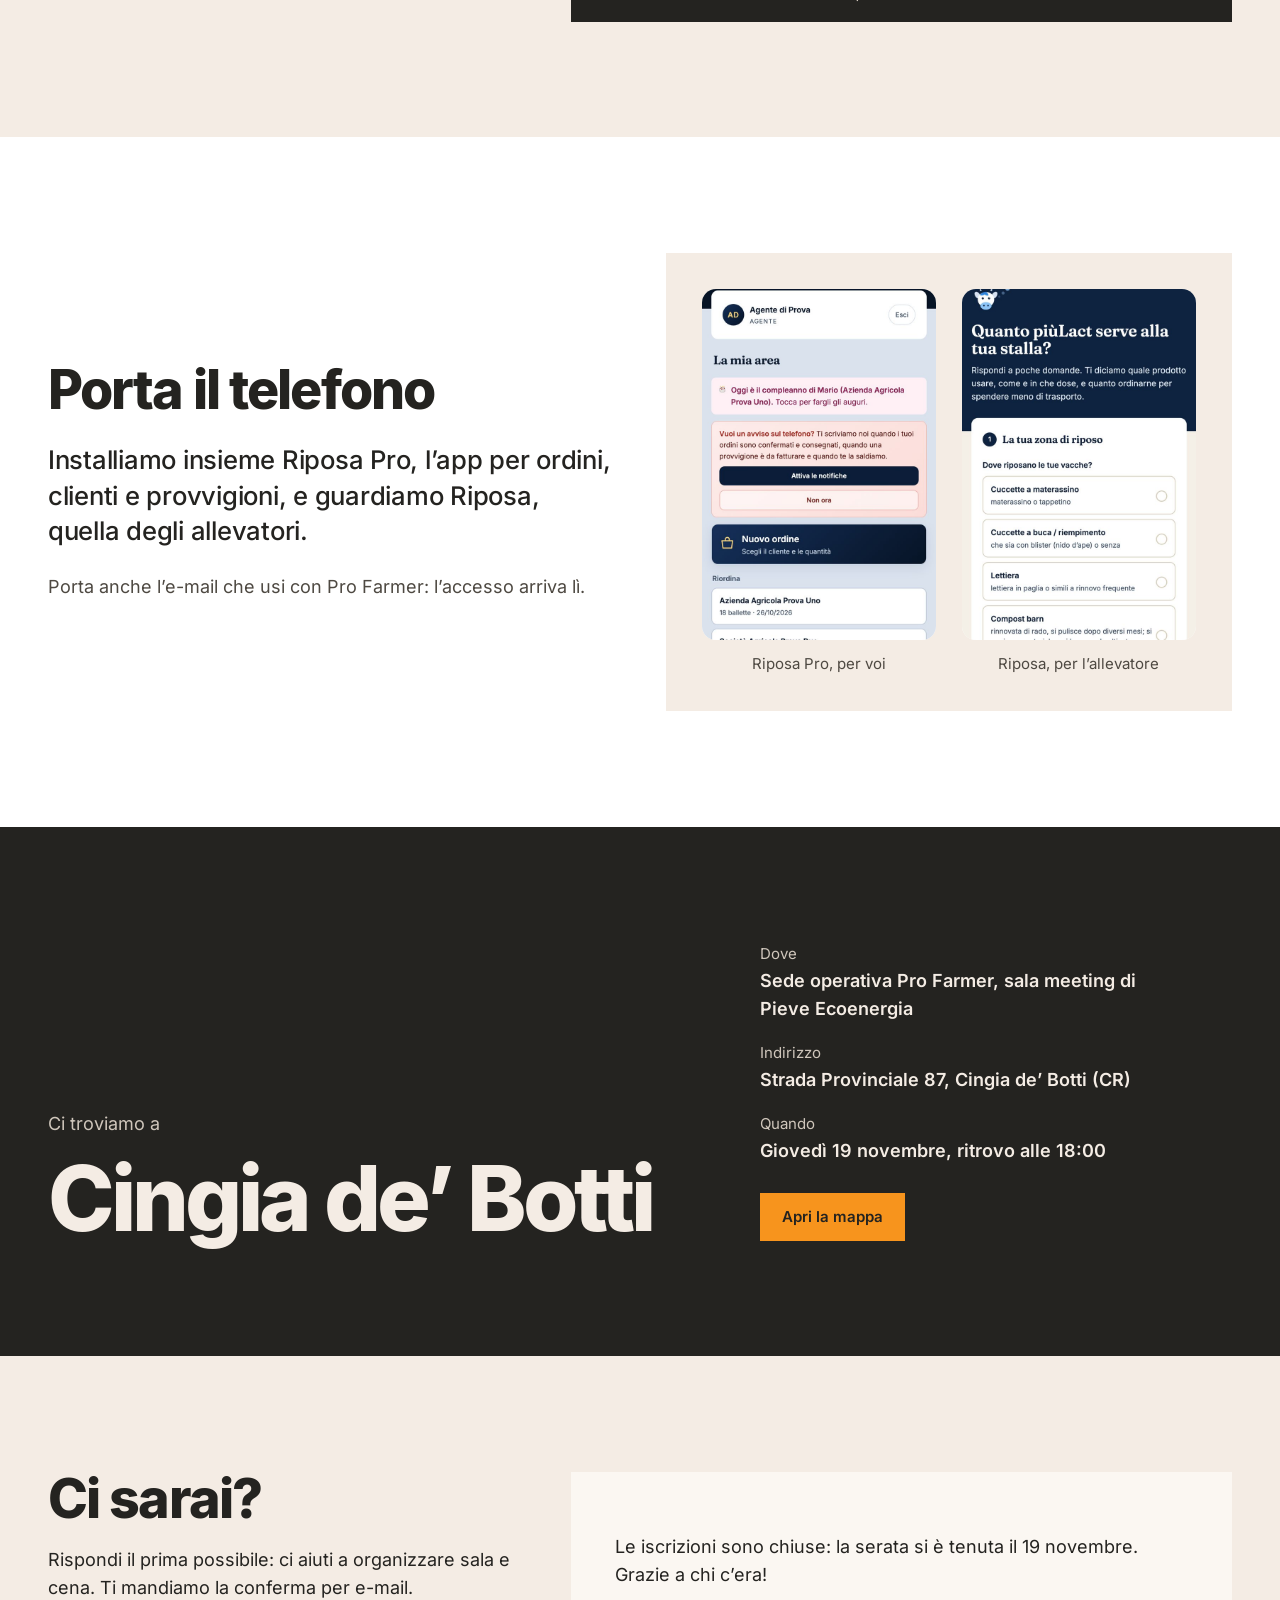
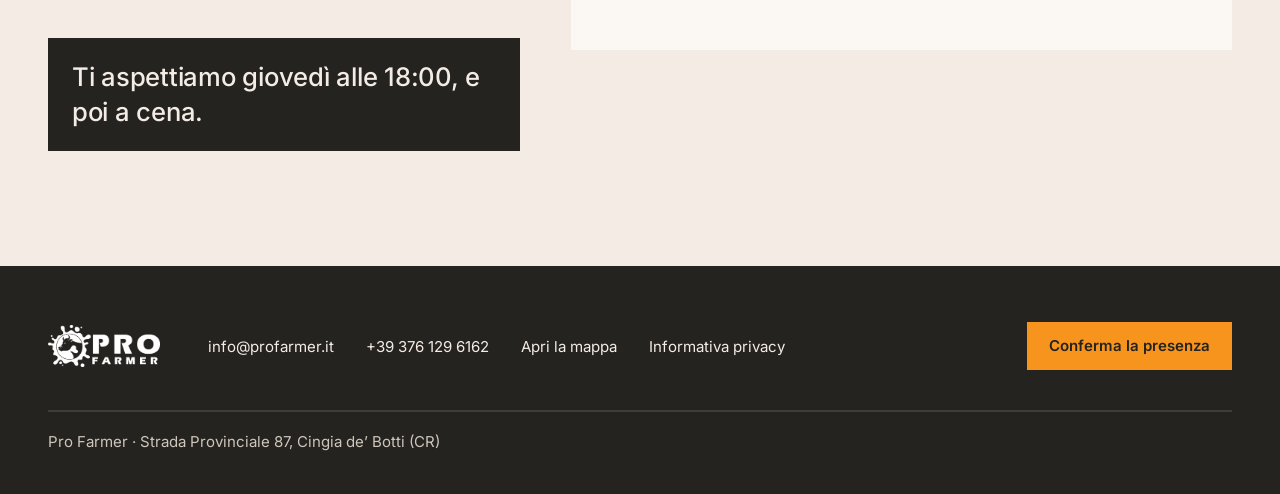
<file: serata/index.html>
<!doctype html>
<html lang="it">
<head>
<meta charset="utf-8">
<!-- la pagina parla solo con Supabase e i servizi dichiarati (controllo di sicurezza della Classe, 10/11/2026, punto 4) -->
<meta http-equiv="Content-Security-Policy" content="connect-src 'self' https://gmhmxybqmkcmnbjdnslz.supabase.co wss://gmhmxybqmkcmnbjdnslz.supabase.co https://nominatim.openstreetmap.org https://challenges.cloudflare.com data: blob:; object-src 'none'; base-uri 'self'; form-action 'self'">
<meta name="viewport" content="width=device-width, initial-scale=1, viewport-fit=cover">
<title>Serata piùLact · giovedì 19 novembre · Pro Farmer</title>
<meta name="description" content="Giovedì 19 novembre 2026, ritrovo alle 18:00 a Cingia de’ Botti (CR): la serata Pro Farmer per agenti e rivenditori piùLact. Conferma la tua presenza.">
<meta name="robots" content="noindex">
<meta name="theme-color" content="#242320">
<link rel="icon" type="image/png" sizes="32x32" href="../assets/icone/favicon-32.png">
<meta property="og:title" content="Serata piùLact · giovedì 19 novembre, 18:00">
<meta property="og:description" content="Per agenti e rivenditori piùLact: la nuova gamma, piùLact Pronto, Riposa Pro. Poi cena insieme. Conferma qui la tua presenza.">
<meta property="og:image" content="https://riposa.profarmer.it/serata/apertura.jpg">
<style>
/* La pagina della serata del 19/11/2026. Grafica «A, fotografica» scelta da Giulio il 29/10:
   la stalla a tutta pagina, data in un cartellino arancio, titolo bianco grande.
   Le risposte vanno alla funzione Supabase «serata» (integrazioni/supabase/functions/serata). */
@font-face{font-family:Inter;src:url(../assets/font/inter-400.woff2) format("woff2");font-weight:400;font-display:swap}
@font-face{font-family:Inter;src:url(../assets/font/inter-500.woff2) format("woff2");font-weight:500;font-display:swap}
@font-face{font-family:Inter;src:url(../assets/font/inter-600.woff2) format("woff2");font-weight:600 700;font-display:swap}
@font-face{font-family:Inter;src:url(../assets/font/inter-800.woff2) format("woff2");font-weight:800;font-display:swap}
:root{
  --canvas:#F4ECE4; --carta:#FBF7F2; --grafite:#242320; --arancio:#F7941D; --arancio-scuro:#E2831A; --blu:#1F78D6;
  --tenue:#4E4942; --sera-tenue:#CFC6BB; --campo:#EFE6DC; --errore:#B23A2E; --ok:#2E7D4F;
  --largo:1200px; --margine:clamp(20px,4vw,48px); --spazio:clamp(72px,9vw,128px); --colonne:clamp(24px,4vw,64px);
  --t-display:clamp(60px,9vw,136px); --t-titolo:clamp(34px,4.2vw,56px); --t-frase:clamp(21px,2vw,26px); --t-testo:18px; --t-piccolo:15px;
  --curva:cubic-bezier(.2,.7,.2,1);
}
*{box-sizing:border-box}
html{scroll-behavior:smooth;scroll-padding-top:84px;-webkit-text-size-adjust:100%}
body{margin:0;background:var(--canvas);color:var(--grafite);font:400 var(--t-testo)/1.55 Inter,-apple-system,"Segoe UI",Roboto,sans-serif}
img{display:block;max-width:100%;height:auto}
a{color:inherit}
h1,h2,h3{text-wrap:balance}
p,li,dd{text-wrap:pretty}
:focus-visible{outline:3px solid var(--blu);outline-offset:3px}
.scuro :focus-visible,.barra :focus-visible{outline-color:var(--arancio)}
.contenitore{width:100%;max-width:calc(var(--largo) + 2*var(--margine));margin:0 auto;padding:0 var(--margine)}
h2{margin:0;font-size:var(--t-titolo);font-weight:800;line-height:1.02;letter-spacing:-.035em}

/* Barra: trasparente solo in cima alla foto, poi piena */
.barra{position:fixed;inset:0 0 auto 0;z-index:10;color:#fff;background:transparent;transition:background-color .3s ease}
.barra.piena{background:var(--grafite)}
.barra .contenitore{display:flex;align-items:center;justify-content:space-between;gap:16px;min-height:72px;padding-top:max(0px,env(safe-area-inset-top))}
.barra .marchio{display:block;width:112px}
.barra .marchio img{width:100%}
.barra nav{display:flex;align-items:center;gap:28px;font-size:var(--t-piccolo);font-weight:500}
.barra nav a:not(.bottone){text-decoration:none;padding:8px 0}
.barra nav a:not(.bottone):hover{text-decoration:underline;text-underline-offset:5px}
@media(max-width:720px){.barra nav a:not(.bottone){display:none}.barra .marchio{width:92px}.barra .contenitore{min-height:64px}.barra .bottone{min-height:42px;padding:10px 16px}}

.bottone{display:inline-flex;align-items:center;justify-content:center;min-height:48px;padding:12px 22px;border:0;border-radius:0;
  background:var(--arancio);color:var(--grafite);font:700 var(--t-piccolo)/1.2 Inter,sans-serif;text-decoration:none;cursor:pointer;
  transition:background-color .2s ease,transform .15s var(--curva)}
.bottone:hover{background:var(--arancio-scuro)}
.bottone:active{transform:scale(.97)}
.bottone:disabled{opacity:.6;cursor:default}
.bottone.grande{min-height:58px;padding:16px 30px;font-size:17px}

/* Apertura */
.apertura{position:relative;min-height:100svh;display:flex;align-items:flex-end;color:#fff;background:var(--grafite);overflow:hidden}
.apertura .foto{position:absolute;inset:0;width:100%;height:100%;object-fit:cover;object-position:55% 40%;animation:respira 18s ease-in-out infinite alternate}
@keyframes respira{from{transform:scale(1.02)}to{transform:scale(1.08)}}
.apertura .velo{position:absolute;inset:0;background:linear-gradient(180deg,rgba(20,19,17,.55) 0%,rgba(20,19,17,0) 18%,rgba(20,19,17,.1) 36%,rgba(20,19,17,.82) 64%,rgba(20,19,17,.95) 100%)} /* taste-skill-ignore: velo neutro sotto il testo sulla foto */
.apertura .contenitore{position:relative;padding-top:140px;padding-bottom:clamp(48px,8vh,88px)}
.cartellino{display:inline-block;margin:0 0 24px;padding:9px 16px;background:var(--arancio);color:var(--grafite);font-weight:700;font-size:clamp(16px,1.5vw,20px);line-height:1.2}
.titolo{margin:0;font-size:var(--t-display);font-weight:800;line-height:.9;letter-spacing:-.045em}
.titolo span{display:block}
.apertura .sotto-testo{margin:24px 0 0;max-width:30em;font-size:clamp(18px,1.6vw,22px);line-height:1.45;color:#EDE6DD}
.apertura .azioni{display:flex;flex-wrap:wrap;align-items:center;gap:14px 24px;margin-top:36px}
.apertura .azioni p{margin:0;max-width:26em;color:#EDE6DD;font-size:var(--t-piccolo);line-height:1.45}

section.blocco{padding:var(--spazio) 0}

/* Programma */
.programma .griglia{display:grid;grid-template-columns:5fr 7fr;gap:40px var(--colonne);align-items:start;margin-top:48px}
.programma figure{margin:0}
.programma figure img{width:100%;aspect-ratio:4/3;object-fit:cover}
.programma figcaption{margin-top:12px;font-size:var(--t-piccolo);color:var(--tenue)}
.tabella{margin:0;padding:0;list-style:none}
.tabella li{display:grid;grid-template-columns:8.5em 1fr;gap:4px 20px;padding:14px 0}
.tabella li+li{box-shadow:inset 0 2px 0 rgba(36,35,32,.08)} /* taste-skill-ignore: separatore leggero fra le righe del programma */
.tabella .quando{color:var(--tenue);font-variant-numeric:tabular-nums}
.tabella .cosa{font-weight:600}
.tabella .cosa small{display:block;font-weight:400;color:var(--tenue);font-size:var(--t-piccolo)}
.tabella li.forte .quando{color:var(--grafite);font-weight:700}
.tabella li.cena{margin-top:12px;padding:18px 20px;background:var(--grafite);color:var(--canvas);box-shadow:none}
.tabella li.cena .quando,.tabella li.cena small{color:var(--sera-tenue)}

/* Telefono */
.telefono{background:#fff}
.telefono .griglia{display:grid;grid-template-columns:6fr 6fr;gap:48px var(--colonne);align-items:center}
.telefono .parole p{margin:24px 0 0;max-width:30em}
.telefono .parole .frase{font-size:var(--t-frase);line-height:1.4;font-weight:500;letter-spacing:-.01em}
.telefono .parole .nota{color:var(--tenue)}
.schermi{display:grid;grid-template-columns:1fr 1fr;gap:clamp(16px,2vw,28px);padding:clamp(20px,3vw,36px);background:var(--canvas)}
.schermi figure{margin:0}
.schermi img{width:100%;aspect-ratio:2/3;object-fit:cover;object-position:top;border-radius:14px;background:#fff}
.schermi figcaption{margin-top:12px;font-size:var(--t-piccolo);color:var(--tenue);text-align:center}

/* Dove */
.dove{background:var(--grafite);color:var(--canvas)}
.dove .griglia{display:grid;grid-template-columns:7fr 5fr;gap:40px var(--colonne);align-items:end}
.dove h2{font-size:clamp(48px,7vw,104px);line-height:.95;letter-spacing:-.045em}
.dove .intro{margin:0 0 18px;color:var(--sera-tenue)}
.dove dl{margin:0;display:grid;gap:18px}
.dove dt{font-size:var(--t-piccolo);color:var(--sera-tenue)}
.dove dd{margin:2px 0 0;font-weight:600}
.dove .bottone{margin-top:28px}

/* Risposta */
.risposta .griglia{display:grid;grid-template-columns:5fr 7fr;gap:40px var(--colonne);align-items:start}
.risposta .sinistra{position:sticky;top:112px}
.risposta .sinistra p{margin:20px 0 0;max-width:26em}
.riassunto{margin-top:36px!important;padding:22px 24px;background:var(--grafite);color:var(--canvas);font-size:var(--t-frase);line-height:1.35;font-weight:500;letter-spacing:-.01em}
.pannello{background:var(--carta);padding:clamp(24px,3.4vw,44px)}
form{display:grid;gap:24px}
fieldset{border:0;margin:0;padding:0;min-width:0}
legend{padding:0;margin-bottom:8px}
legend,label{font-weight:600;font-size:var(--t-piccolo);line-height:1.3}
label small,legend small{font-size:inherit;font-weight:400;color:var(--tenue)}
.campo{display:grid;gap:8px;align-content:start}
input[type=text],input[type=email],input[type=tel],textarea,select{width:100%;margin:0;font:inherit;font-size:17px;line-height:1.3;padding:13px 14px;border:0;border-bottom:2px solid #D8CCBE;border-radius:0;background-color:var(--campo);color:inherit;transition:border-color .2s ease,background-color .2s ease}
input:hover,textarea:hover,select:hover{background-color:#E9DED2}
input:focus,textarea:focus,select:focus{outline:none;border-bottom-color:var(--grafite);background-color:#fff}
textarea{resize:vertical;min-height:84px}
select{appearance:none;height:51px;background-image:url("data:image/svg+xml,%3Csvg xmlns='http://www.w3.org/2000/svg' width='12' height='8'%3E%3Cpath d='M1 1l5 5 5-5' fill='none' stroke='%23242320' stroke-width='2'/%3E%3C/svg%3E");background-repeat:no-repeat;background-position:right 14px center}
.due{display:grid;grid-template-columns:1fr 1fr;gap:24px;align-items:end}
.scelte{display:grid;grid-template-columns:1fr 1fr;gap:6px}
.scelte.tre{grid-template-columns:repeat(3,1fr)}
.scelta{position:relative;display:block;font-weight:600}
.scelta input{position:absolute;opacity:0;inset:0;margin:0}
.scelta span{display:flex;align-items:center;justify-content:center;text-align:center;height:51px;padding:0 8px;background:var(--campo);cursor:pointer;transition:background-color .2s ease,color .2s ease}
.scelta span:hover{background:#E6DACD}
.scelta input:checked+span{background:var(--grafite);color:var(--canvas)}
.scelta input:focus-visible+span{outline:3px solid var(--blu);outline-offset:2px}
.solo-se-viene[hidden]{display:none}
form .bottone{width:100%;min-height:58px;font-size:17px}
.errore{color:var(--errore);font-weight:600;margin:0}
.privacy{font-size:var(--t-piccolo);color:var(--tenue);margin:0}
.privacy a{color:var(--grafite);text-underline-offset:3px}
.trappola{position:absolute;left:-9999px}
.grazie .spunta{width:56px;height:56px;border-radius:50%;background:var(--ok);position:relative;margin:0 0 22px}
.grazie .spunta::after{content:"";position:absolute;left:20px;top:13px;width:12px;height:24px;border:solid #fff;border-width:0 4px 4px 0;transform:rotate(45deg)}
.grazie h3{font-size:var(--t-frase);line-height:1.25;letter-spacing:-.01em;margin:0 0 12px}
.grazie p{margin:0}

/* Piede */
.piede{background:var(--grafite);color:var(--canvas);padding:56px 0 40px}
.piede .riga{display:grid;grid-template-columns:auto 1fr auto;gap:24px 48px;align-items:center}
.piede .marchio{width:112px}
.piede ul{list-style:none;margin:0;padding:0;display:flex;flex-wrap:wrap;gap:10px 32px;font-size:var(--t-piccolo)}
.piede ul a{text-decoration:none;border-bottom:2px solid transparent;transition:border-color .2s ease}
.piede ul a:hover{border-bottom-color:var(--arancio)}
.piede .legale{margin:40px 0 0;padding-top:20px;box-shadow:inset 0 2px 0 rgba(244,236,228,.12);font-size:var(--t-piccolo);color:var(--sera-tenue)} /* taste-skill-ignore: separatore del piè di pagina */

@media(max-width:900px){
  .programma .griglia,.telefono .griglia,.dove .griglia,.risposta .griglia{grid-template-columns:1fr}
  .programma figure{order:2}
  .risposta .sinistra{position:static}
  .piede .riga{grid-template-columns:1fr;align-items:start}
}
@media(max-width:560px){
  .due{grid-template-columns:1fr}
  .tabella li{grid-template-columns:1fr;gap:2px}
  .apertura .azioni .bottone{width:100%}
  .apertura .contenitore{padding-bottom:40px}
  .schermi{padding:16px;gap:12px}
}

/* Movimento: entra quando arriva, solo con lo script attivo */
.js [data-entra]{opacity:0;transform:translateY(20px);transition:opacity .7s var(--curva),transform .7s var(--curva);transition-delay:calc(var(--i,0)*80ms)}
.js [data-entra].visto{opacity:1;transform:none}
.js .apertura .contenitore>*{animation:sale .9s var(--curva) both}
.js .apertura .titolo{animation-delay:.08s}
.js .apertura .sotto-testo{animation-delay:.18s}
.js .apertura .azioni{animation-delay:.26s}
@keyframes sale{from{opacity:0;transform:translateY(20px)}to{opacity:1;transform:none}}
@media(prefers-reduced-motion:reduce){
  html{scroll-behavior:auto}
  .js [data-entra]{opacity:1;transform:none;transition:none}
  .js .apertura .contenitore>*,.apertura .foto{animation:none}
}
</style>
<script>document.documentElement.classList.add('js')</script>
</head>
<body>

<header class="barra" id="barra">
  <div class="contenitore">
    <a class="marchio" href="#inizio" aria-label="Pro Farmer, torna all’inizio"><img src="logo-pf-bianco.png" alt="" width="1200" height="451"></a>
    <nav aria-label="Sezioni">
      <a href="#programma">Programma</a>
      <a href="#dove">Dove</a>
      <a class="bottone" href="#rispondi">Conferma la presenza</a>
    </nav>
  </div>
</header>

<main id="inizio">
  <section class="apertura" aria-labelledby="titolo">
    <img class="foto" src="apertura.jpg" alt="Una stalla di bovine da latte alla mangiatoia" width="1920" height="1440" fetchpriority="high">
    <div class="velo"></div>
    <div class="contenitore">
      <p class="cartellino" id="quando">Giovedì 19 novembre · ore 18:00</p>
      <h1 class="titolo" id="titolo"><span>Serata</span><span>piùLact</span></h1>
      <p class="sotto-testo">Per agenti e rivenditori. Un’ora insieme a Cingia de’ Botti (CR), poi cena offerta da&nbsp;Pro&nbsp;Farmer.</p>
      <div class="azioni">
        <a class="bottone grande" href="#rispondi">Conferma la presenza</a>
        <p>Rispondi il prima possibile: ci aiuti a organizzare sala e&nbsp;cena.</p>
      </div>
    </div>
  </section>

  <section class="blocco programma" id="programma" aria-labelledby="t-programma">
    <div class="contenitore">
      <h2 id="t-programma" data-entra>Un’ora insieme, poi a cena</h2>
      <div class="griglia">
        <figure data-entra style="--i:1">
          <img src="cuccette.jpg" alt="Cuccette a buca con piùLact sulla paglia" width="1200" height="900" loading="lazy">
          <figcaption>Cuccette a buca con piùLact.</figcaption>
        </figure>
        <ul class="tabella" data-entra style="--i:2">
          <li class="forte"><span class="quando">18:00</span><span class="cosa">Ritrovo e benvenuto<small>Sala meeting di Pieve Ecoenergia</small></span></li>
          <li><span class="quando">Circa un’ora</span><span class="cosa">piùLact oggi</span></li>
          <li><span class="quando"></span><span class="cosa">Ricerca ed eventi di dicembre</span></li>
          <li><span class="quando"></span><span class="cosa">La nuova gamma</span></li>
          <li><span class="quando"></span><span class="cosa">piùLact Pronto in ballette<small>con le condizioni</small></span></li>
          <li><span class="quando"></span><span class="cosa">Riposa e Riposa Pro<small>le installiamo insieme sul telefono</small></span></li>
          <li class="cena"><span class="quando">Dopo</span><span class="cosa">Cena insieme, offerta da Pro Farmer<small>in un locale qui vicino</small></span></li>
        </ul>
      </div>
    </div>
  </section>

  <section class="blocco telefono" aria-labelledby="t-telefono">
    <div class="contenitore griglia">
      <div class="parole">
        <h2 id="t-telefono" data-entra>Porta il telefono</h2>
        <p class="frase" data-entra style="--i:1">Installiamo insieme Riposa Pro, l’app per ordini, clienti e provvigioni, e guardiamo Riposa, quella degli allevatori.</p>
        <p class="nota" data-entra style="--i:2">Porta anche l’e-mail che usi con Pro Farmer: l’accesso arriva lì.</p>
      </div>
      <div class="schermi" data-entra style="--i:2">
        <figure><img src="schermo-pro.jpg" alt="La home di Riposa Pro, con Nuovo ordine e i riordini" width="660" height="990" loading="lazy"><figcaption>Riposa Pro, per voi</figcaption></figure>
        <figure><img src="schermo-riposa.jpg" alt="Riposa: il calcolo di piùLact per la stalla" width="660" height="990" loading="lazy"><figcaption>Riposa, per l’allevatore</figcaption></figure>
      </div>
    </div>
  </section>

  <section class="blocco dove scuro" id="dove" aria-labelledby="t-dove">
    <div class="contenitore griglia">
      <div>
        <p class="intro" data-entra>Ci troviamo a</p>
        <h2 id="t-dove" data-entra style="--i:1">Cingia de’&nbsp;Botti</h2>
      </div>
      <div data-entra style="--i:2">
        <dl>
          <div><dt>Dove</dt><dd>Sede operativa Pro Farmer, sala meeting di Pieve Ecoenergia</dd></div>
          <div><dt>Indirizzo</dt><dd>Strada Provinciale 87, Cingia de’ Botti (CR)</dd></div>
          <div><dt>Quando</dt><dd>Giovedì 19 novembre, ritrovo alle 18:00</dd></div>
        </dl>
        <a class="bottone" href="https://www.google.com/maps/search/?api=1&amp;query=Strada%20Provinciale%2087%2C%20Cingia%20de%20Botti%20CR" target="_blank" rel="noopener">Apri la mappa</a>
      </div>
    </div>
  </section>

  <section class="blocco risposta" id="rispondi" aria-labelledby="t-rispondi">
    <div class="contenitore griglia">
      <div class="sinistra">
        <h2 id="t-rispondi" data-entra>Ci sarai?</h2>
        <p data-entra style="--i:1">Rispondi il prima possibile: ci aiuti a organizzare sala e cena. Ti mandiamo la conferma per e-mail.</p>
        <p class="riassunto" id="riassunto" aria-live="polite" data-entra style="--i:2">Ti aspettiamo giovedì alle 18:00, e poi a cena.</p>
      </div>
      <div class="pannello" id="risposta" data-entra style="--i:1">
        <form id="modulo" novalidate>
          <fieldset>
            <legend>La tua risposta</legend>
            <div class="scelte">
              <label class="scelta"><input type="radio" name="partecipa" value="si" checked><span>Ci sarò</span></label>
              <label class="scelta"><input type="radio" name="partecipa" value="no"><span>Non riesco</span></label>
            </div>
          </fieldset>
          <div class="due">
            <div class="campo"><label for="nome">Nome e cognome</label><input id="nome" name="nome" type="text" autocomplete="name" required maxlength="120"></div>
            <div class="campo"><label for="azienda">Azienda <small>(facoltativo)</small></label><input id="azienda" name="azienda" type="text" autocomplete="organization" maxlength="200"></div>
          </div>
          <fieldset>
            <legend>Sei</legend>
            <div class="scelte tre">
              <label class="scelta"><input type="radio" name="ruolo" value="agente" checked><span>Agente</span></label>
              <label class="scelta"><input type="radio" name="ruolo" value="rivenditore"><span>Rivenditore</span></label>
              <label class="scelta"><input type="radio" name="ruolo" value="altro"><span>Altro</span></label>
            </div>
          </fieldset>
          <div class="due">
            <div class="campo"><label for="telefono">Telefono</label><input id="telefono" name="telefono" type="tel" autocomplete="tel" inputmode="tel" maxlength="40"></div>
            <div class="campo"><label for="email">E-mail <small>(per la conferma)</small></label><input id="email" name="email" type="email" autocomplete="email" inputmode="email" required maxlength="200"></div>
          </div>
          <div class="solo-se-viene due">
            <div class="campo"><label for="persone">Quante persone, te compreso?</label>
              <select id="persone" name="persone"><option>1</option><option>2</option><option>3</option><option>4</option></select></div>
            <fieldset class="campo"><legend>Resti a cena?</legend>
              <div class="scelte">
                <label class="scelta"><input type="radio" name="cena" value="si" checked><span>Sì</span></label>
                <label class="scelta"><input type="radio" name="cena" value="no"><span>No</span></label>
              </div>
            </fieldset>
          </div>
          <div class="campo solo-se-viene"><label for="allergie">Allergie o intolleranze <small>(facoltativo)</small></label><input id="allergie" name="allergie" type="text" maxlength="300"></div>
          <div class="campo"><label for="note">Una nota per noi <small>(facoltativo)</small></label><textarea id="note" name="note" rows="3" maxlength="500"></textarea></div>
          <div class="trappola" aria-hidden="true"><label for="sito">Lascia vuoto</label><input id="sito" name="sito" type="text" tabindex="-1" autocomplete="off"></div>
          <p class="privacy">Usiamo questi dati solo per organizzare la serata. <a href="https://www.iubenda.com/privacy-policy/12376136" target="_blank" rel="noopener">Informativa privacy</a></p>
          <p class="errore" id="errore" role="alert" hidden></p>
          <button type="submit" class="bottone" id="manda">Manda la risposta</button>
        </form>
      </div>
    </div>
  </section>
</main>

<footer class="piede scuro">
  <div class="contenitore">
    <div class="riga">
      <img class="marchio" src="logo-pf-bianco.png" alt="Pro Farmer" width="1200" height="451">
      <ul>
        <li><a href="mailto:info@profarmer.it?subject=Serata%2019%20novembre">info@profarmer.it</a></li>
        <li><a href="tel:+393761296162">+39 376 129 6162</a></li>
        <li><a href="https://www.google.com/maps/search/?api=1&amp;query=Strada%20Provinciale%2087%2C%20Cingia%20de%20Botti%20CR" target="_blank" rel="noopener">Apri la mappa</a></li>
        <li><a href="https://www.iubenda.com/privacy-policy/12376136" target="_blank" rel="noopener">Informativa privacy</a></li>
      </ul>
      <a class="bottone" href="#rispondi">Conferma la presenza</a>
    </div>
    <p class="legale">Pro Farmer · Strada Provinciale 87, Cingia de’ Botti (CR)</p>
  </div>
</footer>

<script>
(function () {
  var URL_FUNZIONE = 'https://gmhmxybqmkcmnbjdnslz.supabase.co/functions/v1/serata';
  var f = document.getElementById('modulo'), err = document.getElementById('errore'), b = document.getElementById('manda');
  var riass = document.getElementById('riassunto');

  // Il riquadro a sinistra riassume quello che si compila
  function riassunto() {
    var nome = f.nome.value.trim().split(/\s+/)[0] || '';
    var n = parseInt(f.persone.value, 10) || 1, cena = f.cena.value === 'si', t;
    if (f.partecipa.value !== 'si') {
      t = (nome ? 'Peccato, ' + nome + '. ' : 'Peccato. ') + 'Ti mandiamo i materiali della serata.';
    } else if (n > 1) {
      t = (nome ? nome + ', vi' : 'Vi') + ' aspettiamo in ' + n + ' giovedì alle 18:00' + (cena ? ', e poi tutti a cena.' : '.');
    } else {
      t = (nome ? nome + ', ti' : 'Ti') + ' aspettiamo giovedì alle 18:00' + (cena ? ', e poi a cena.' : '.');
    }
    riass.textContent = t;
  }
  function aggiorna() {
    var viene = f.partecipa.value === 'si';
    document.querySelectorAll('.solo-se-viene').forEach(function (el) { el.hidden = !viene; });
    riassunto();
  }
  f.addEventListener('change', aggiorna); f.nome.addEventListener('input', riassunto); aggiorna();

  f.addEventListener('submit', function (ev) {
    ev.preventDefault(); err.hidden = true;
    var d = { partecipa: f.partecipa.value, nome: f.nome.value.trim(), azienda: f.azienda.value.trim(), ruolo: f.ruolo.value,
      telefono: f.telefono.value.trim(), email: f.email.value.trim(), persone: f.persone.value, cena: f.cena.value,
      allergie: f.allergie.value.trim(), note: f.note.value.trim(), sito: f.sito.value };
    var manca = !d.nome ? 'Scrivi il tuo nome.' : !/^[^@\s]+@[^@\s]+\.[^@\s]+$/.test(d.email) ? 'Controlla l’e-mail.' : '';
    if (manca) { err.textContent = manca; err.hidden = false; (d.nome ? f.email : f.nome).focus(); return; }
    b.disabled = true; b.textContent = 'Invio in corso…';
    fetch(URL_FUNZIONE, { method: 'POST', headers: { 'Content-Type': 'application/json' }, body: JSON.stringify(d) })
      .then(function (r) { return r.json(); })
      .then(function (r) {
        if (!r.ok) throw new Error(r.motivo || 'Non è partita: riprova tra poco.');
        var box = document.getElementById('risposta');
        box.classList.add('grazie');
        box.innerHTML = d.partecipa === 'si'
          ? '<div class="spunta"></div><h3>Grazie, ci vediamo il 19 novembre!</h3><p>Ti abbiamo mandato il riepilogo per e-mail. Ritrovo alle 18:00 a Cingia de’ Botti.</p>'
          : '<div class="spunta"></div><h3>Grazie per averci avvisato</h3><p>Ti mandiamo i materiali della serata. Se vuoi, ti facciamo vedere Riposa Pro un altro giorno.</p>';
        box.scrollIntoView({ behavior: 'smooth', block: 'start' });
      })
      .catch(function (e) {
        b.disabled = false; b.textContent = 'Manda la risposta';
        // i messaggi del server sono in italiano; gli errori del browser («Failed to fetch») no (7/11/2026)
        err.textContent = navigator.onLine === false ? 'Sei senza rete: riprova quando torna il segnale.'
          : (e && e.name === 'Error' && e.message) ? e.message
          : 'Non è partita: riprova tra poco o chiama il +39 376 129 6162.';
        err.hidden = false;
      });
  });

  // Il cartellino diventa «domani» e «oggi» negli ultimi giorni
  // i giorni di calendario, non le ore che mancano (7/11/2026)
  var adesso = new Date();
  var giorni = Math.round((new Date(2026, 10, 19) - new Date(adesso.getFullYear(), adesso.getMonth(), adesso.getDate())) / 864e5);
  var q = document.getElementById('quando');
  if (giorni === 1) q.textContent = 'Domani, giovedì 19 novembre · ore 18:00';
  else if (giorni === 0) q.textContent = 'Oggi, giovedì 19 novembre · ore 18:00';
  // dopo la serata le iscrizioni si chiudono (audit 10/11/2026; lo fa anche la funzione serata)
  if (giorni < 0) {
    q.textContent = 'Giovedì 19 novembre · la serata c’è stata';
    var m = document.getElementById('modulo');
    if (m) m.outerHTML = '<p class="nota">Le iscrizioni sono chiuse: la serata si è tenuta il 19 novembre. Grazie a chi c’era!</p>';
  }

  // La barra si riempie appena si scorre
  var barra = document.getElementById('barra');
  function onScroll() { barra.classList.toggle('piena', window.scrollY > 8); }
  window.addEventListener('scroll', onScroll, { passive: true }); onScroll();

  // Entrate
  var el = [].slice.call(document.querySelectorAll('[data-entra]'));
  if ('IntersectionObserver' in window) {
    var io = new IntersectionObserver(function (voci) {
      voci.forEach(function (v) { if (v.isIntersecting) { v.target.classList.add('visto'); io.unobserve(v.target); } });
    }, { rootMargin: '0px 0px -8% 0px' });
    el.forEach(function (x) { io.observe(x); });
  } else el.forEach(function (x) { x.classList.add('visto'); });
})();
</script>
</body>
</html>
</file>
<file: assets/style.css>
/* I font stanno dentro il sito, non li chiediamo a Google.
   Perche': cosi' la pagina non contatta nessun terzo prima che l'allevatore
   abbia premuto il pulsante, e il suo indirizzo IP non finisce da Google.
   Fraunces e Inter, licenza SIL Open Font 1.1, sottoinsieme latino.
   L'italico del titolo lo sintetizza il browser, come faceva prima. */
@font-face{
  font-family:'Fraunces';font-style:normal;font-weight:400;font-display:swap;
  src:url('font/fraunces-400.woff2') format('woff2')
}
@font-face{
  font-family:'Fraunces';font-style:normal;font-weight:600;font-display:swap;
  src:url('font/fraunces-600.woff2') format('woff2')
}
@font-face{
  font-family:'Inter';font-style:normal;font-weight:400;font-display:swap;
  src:url('font/inter-400.woff2') format('woff2')
}
@font-face{
  font-family:'Inter';font-style:normal;font-weight:500;font-display:swap;
  src:url('font/inter-500.woff2') format('woff2')
}
@font-face{
  font-family:'Inter';font-style:normal;font-weight:600;font-display:swap;
  src:url('font/inter-600.woff2') format('woff2')
}

/* Riposa — grafica, ripresa dalla presentazione gamma piùLact 2026 */

:root{
  --navy:#0E2340;
  --navy-2:#16325A;
  --blu:#2F86E0;
  --blu-chiaro:#8CC4F7;
  --crema:#F4F0E7;
  --crema-2:#EAE4D6;
  --bianco:#FFFFFF;
  --testo:#14243C;
  --testo-2:#5A6A80;
  --ambra:#B4741A;
  --ambra-sfondo:#FBF2E2;
  --raggio:14px;
  --ombra:0 1px 2px rgba(14,35,64,.06), 0 8px 28px rgba(14,35,64,.07);
}

*{box-sizing:border-box}
html{-webkit-text-size-adjust:100%}
body{
  margin:0;
  font-family:Inter,-apple-system,BlinkMacSystemFont,"Segoe UI",sans-serif;
  font-size:16px;
  line-height:1.6;
  color:var(--testo);
  background:var(--crema);
}
h1,h2,h3,.serif{font-family:Fraunces,Georgia,"Times New Roman",serif;font-weight:600;letter-spacing:-.01em}
em{font-style:italic}

.contenitore{width:100%;max-width:760px;margin:0 auto;padding:0 20px}

/* --- testata --- */
/* In alto solo la firma di chi lo ha fatto: Pro Farmer, piccolo, nell'angolo
   a destra. Il logo piuLact sta nel piede, dove chiude la pagina insieme al
   numero di telefono. Altezza fissa e larghezza automatica: cambiare i file
   sorgente non sposta il layout, purche' restino ritagliati sul segno. */
.testata{background:var(--navy);padding:22px 0 2px}
.testata-in{display:flex;justify-content:flex-end}
.logo-profarmer{display:block;height:28px;width:auto}
.logo-piulact{display:block;height:46px;width:auto}

/* --- eroe --- */
.eroe{background:var(--navy);color:#fff;padding:40px 0 56px}
.soprattitolo{
  margin:0 0 14px;font-size:11px;letter-spacing:.18em;text-transform:uppercase;color:var(--blu-chiaro)
}
.eroe h1{margin:0 0 18px;font-size:clamp(34px,8vw,54px);line-height:1.05}
.eroe h1 em{color:var(--blu-chiaro)}
.eroe-testo{margin:0;max-width:52ch;color:#C9D6E6;font-size:17px}

/* l'elenco di cosa fa il calcolatore, in testata */
.eroe-elenco{
  margin:16px 0 0;padding:0;list-style:none;
  display:grid;gap:10px;max-width:56ch
}
.eroe-elenco li{
  position:relative;padding-left:26px;color:#fff;font-size:16.5px;line-height:1.5
}
.eroe-elenco li::before{
  content:"";position:absolute;left:0;top:.55em;
  width:9px;height:9px;border-radius:2px;background:var(--blu)
}

/* --- schede --- */
main{padding:0 0 64px}
.scheda{
  background:var(--bianco);border-radius:var(--raggio);box-shadow:var(--ombra);
  padding:28px 24px;margin-top:-28px;position:relative
}

.titolo-sezione{
  display:flex;align-items:center;gap:12px;
  margin:0 0 24px;font-size:22px
}
.numero{
  display:grid;place-items:center;flex:0 0 30px;width:30px;height:30px;border-radius:50%;
  background:var(--navy);color:#fff;font-family:Inter,sans-serif;font-size:14px;font-weight:600
}

/* --- campi --- */
.campo{margin:0 0 26px;padding:0;border:0}
.campo>label,legend{
  display:block;padding:0;margin:0 0 10px;
  font-weight:600;font-size:15px;color:var(--testo)
}
.opzionale{
  font-weight:400;font-size:12px;color:var(--testo-2);
  background:var(--crema-2);border-radius:20px;padding:2px 9px;margin-left:6px
}
input[type=number],select{
  width:100%;padding:13px 14px;font:inherit;color:var(--testo);
  background:var(--bianco);border:1.5px solid var(--crema-2);border-radius:10px;
  transition:border-color .15s
}
input[type=number]:focus,select:focus{outline:0;border-color:var(--blu);box-shadow:0 0 0 3px rgba(47,134,224,.14)}
select{appearance:none;background-image:linear-gradient(45deg,transparent 50%,var(--testo-2) 50%),linear-gradient(135deg,var(--testo-2) 50%,transparent 50%);background-position:calc(100% - 20px) 50%,calc(100% - 15px) 50%;background-size:5px 5px,5px 5px;background-repeat:no-repeat}
.aiuto{margin:8px 0 0;font-size:13px;color:var(--testo-2);line-height:1.45}
.aiuto-centro{text-align:center;margin-top:12px}

.griglia-2{display:grid;grid-template-columns:1fr 1fr;gap:0 18px}
@media(max-width:560px){.griglia-2{grid-template-columns:1fr}}

/* --- scelte a bottoni --- */
.scelte{display:grid;gap:10px}
.scelte-fila{grid-template-columns:repeat(auto-fit,minmax(150px,1fr))}
.scelta{position:relative;display:block;cursor:pointer}
.scelta input{position:absolute;opacity:0;width:0;height:0}
.scelta-corpo{
  display:block;padding:14px 16px;
  border:1.5px solid var(--crema-2);border-radius:11px;background:var(--bianco);
  transition:border-color .15s, background .15s
}
.scelta-corpo strong{display:block;font-size:15px;font-weight:600}
.scelta-corpo small{display:block;margin-top:3px;font-size:13px;color:var(--testo-2);line-height:1.4}
.scelta:hover .scelta-corpo{border-color:var(--blu-chiaro)}
.scelta input:checked + .scelta-corpo{border-color:var(--blu);background:#F2F8FE;box-shadow:0 0 0 1px var(--blu) inset}
.scelta input:focus-visible + .scelta-corpo{box-shadow:0 0 0 3px rgba(47,134,224,.2)}
.scelta-piccola .scelta-corpo{padding:12px 14px}

/* --- bottoni --- */
.bottone{
  display:inline-block;width:100%;padding:15px 22px;
  font:inherit;font-weight:600;font-size:16px;text-align:center;text-decoration:none;
  color:#fff;background:var(--navy);border:0;border-radius:11px;cursor:pointer;
  transition:background .15s,transform .05s
}
.bottone:hover{background:var(--navy-2)}
.bottone:active{transform:translateY(1px)}
.bottone-grande{padding:17px 22px;font-size:17px}
.bottone-whatsapp{background:#1EA855}
.bottone-whatsapp:hover{background:#17913F}
.bottone-fantasma{background:transparent;color:var(--navy);border:1.5px solid var(--crema-2)}
.bottone-fantasma:hover{background:var(--crema);border-color:var(--testo-2)}

.errore{
  margin:0 0 18px;padding:13px 15px;border-radius:10px;
  background:#FDECEC;color:#A32020;font-size:14px;font-weight:500
}

/* --- risultato --- */
#risultato{margin-top:26px;scroll-margin-top:20px}
.esito{
  background:var(--navy);color:#fff;border-radius:var(--raggio);
  padding:28px 24px;box-shadow:var(--ombra)
}
.esito-etichetta{margin:0 0 8px;font-size:11px;letter-spacing:.18em;text-transform:uppercase;color:var(--blu-chiaro)}
.esito-nome{margin:0;font-size:clamp(30px,7vw,42px);line-height:1.1}
.esito-tagline{margin:6px 0 0;font-size:14px;letter-spacing:.06em;text-transform:uppercase;color:var(--blu-chiaro)}
.esito-sintesi{margin:18px 0 0;color:#C9D6E6;max-width:56ch}

.numeri{
  display:grid;grid-template-columns:repeat(auto-fit,minmax(130px,1fr));gap:1px;
  margin:26px 0 0;background:rgba(255,255,255,.14);border-radius:11px;overflow:hidden
}
.numero-cella{background:var(--navy);padding:16px 15px}
.numero-cella dt{margin:0 0 6px;font-size:10.5px;letter-spacing:.14em;text-transform:uppercase;color:var(--blu-chiaro)}
.numero-cella dd{margin:0;font-family:Fraunces,Georgia,serif;font-size:23px;line-height:1.15}
.numero-cella dd small{display:block;font-family:Inter,sans-serif;font-size:12px;font-weight:400;color:#9FB4CC;margin-top:3px}

.blocco{
  background:var(--bianco);border-radius:var(--raggio);box-shadow:var(--ombra);
  padding:24px;margin-top:16px
}
.blocco h3{margin:0 0 14px;font-size:19px}
.blocco p{margin:0 0 12px}
.blocco p:last-child{margin-bottom:0}
.passi{margin:0;padding:0;list-style:none;counter-reset:passo}
.passi li{
  counter-increment:passo;position:relative;padding:0 0 14px 38px;
}
.passi li:last-child{padding-bottom:0}
.passi li::before{
  content:counter(passo);position:absolute;left:0;top:1px;
  display:grid;place-items:center;width:25px;height:25px;border-radius:50%;
  background:var(--crema);color:var(--navy);font-size:13px;font-weight:600
}

.tabella{width:100%;border-collapse:collapse;font-size:15px}
.tabella th,.tabella td{padding:11px 0;text-align:left;border-bottom:1px solid var(--crema-2)}
.tabella th{font-weight:500;color:var(--testo-2)}
.tabella td{text-align:right;font-weight:600;font-variant-numeric:tabular-nums}
.tabella tr:last-child th,.tabella tr:last-child td{border-bottom:0}

.avviso{
  display:flex;gap:11px;align-items:flex-start;
  margin:16px 0 0;padding:14px 16px;border-radius:10px;
  background:var(--ambra-sfondo);color:#6E4710;font-size:14px;line-height:1.5
}
.avviso strong{color:var(--ambra)}
.avviso-icona{flex:0 0 auto;font-size:15px;line-height:1.4}

.nota-scenario{
  margin:16px 0 0;padding:14px 16px;border-left:3px solid var(--blu);
  background:#F2F8FE;border-radius:0 10px 10px 0;font-size:15px;color:var(--navy)
}

.potenziale-cifre{display:flex;align-items:baseline;gap:12px;flex-wrap:wrap;margin:0 0 14px}
.potenziale-cifre b{font-family:Fraunces,Georgia,serif;font-size:34px;font-weight:600;color:var(--blu)}
.potenziale-cifre span{font-size:26px;color:var(--testo-2)}
.casi{margin:14px 0 0;padding:0;list-style:none;font-size:14px;color:var(--testo-2)}
.casi li{padding:7px 0;border-top:1px solid var(--crema-2)}
.casi b{color:var(--navy);font-weight:600}

.azioni{display:grid;gap:10px;margin-top:16px}
.contatti{display:grid;gap:0 18px;grid-template-columns:1fr 1fr}
@media(max-width:560px){.contatti{grid-template-columns:1fr}}
.contatti .campo{margin-bottom:18px}
.contatti input[type=text],.contatti input[type=tel],.contatti input[type=email]{
  width:100%;padding:13px 14px;font:inherit;color:var(--testo);
  background:var(--bianco);border:1.5px solid var(--crema-2);border-radius:10px
}
.contatti input:focus{outline:0;border-color:var(--blu);box-shadow:0 0 0 3px rgba(47,134,224,.14)}
.pieno{grid-column:1/-1}
.esito-ok{
  margin:14px 0 0;padding:14px 16px;border-radius:10px;
  background:#EAF7EE;color:#14612F;font-size:14.5px;font-weight:500
}

/* --- pedana --- */
.pedana{background:var(--navy);color:#9FB4CC;padding:30px 0 34px;font-size:14px}
/* Il piede chiude la pagina come un colophon: il logo del prodotto, chi lo fa,
   poi la nota. Centrato, cosi' regge anche quando la nota cambia lunghezza. */
.pedana-in{display:flex;flex-direction:column;align-items:center;text-align:center;gap:12px}
.pedana-in .logo-piulact{height:52px}
.pedana-firma{margin:0;font-size:11px;letter-spacing:.18em;text-transform:uppercase;color:var(--blu-chiaro)}
.pedana a{color:var(--blu-chiaro);text-decoration:none;white-space:nowrap}
.pedana a:hover{text-decoration:underline}
.pedana-nota{margin:8px 0 0;padding-top:16px;border-top:1px solid rgba(255,255,255,.14);font-size:13px;max-width:52ch}

@media print{
  .testata,.eroe,#modulo,.azioni,.pedana-nota{display:none}
  body{background:#fff}
  .esito{background:#fff;color:#000;box-shadow:none;border:1px solid #ccc}
  .numero-cella{background:#fff}
  .esito-nome,.esito-etichetta,.esito-tagline,.esito-sintesi,.numero-cella dt,.numero-cella dd{color:#000}
}

/* --- scelte premium e proposte di prova --- */
.premium{
  margin-top:18px;padding-top:18px;border-top:1px solid var(--crema-2)
}
.premium:first-of-type{margin-top:16px}
.premium h4{
  margin:0 0 4px;font-family:Fraunces,Georgia,serif;font-size:19px;font-weight:600
}
.premium h4 span{
  display:block;font-family:Inter,sans-serif;font-size:11px;font-weight:500;
  letter-spacing:.13em;text-transform:uppercase;color:var(--blu);margin-top:3px
}
.premium p{margin:10px 0 14px;font-size:15px;color:var(--testo-2)}
.blocco-prova{
  background:#F2F8FE;border:1px solid #CFE3F8
}
.prova-cifra{
  margin:14px 0 0;padding:14px 16px;background:var(--bianco);
  border-radius:10px;font-size:16px
}
.prova-cifra strong{display:block;color:var(--navy)}
.prova-cifra span{display:block;margin-top:3px;font-size:13px;color:var(--testo-2)}

/* --- scelta premium --- */
.premium-scegli{
  margin-top:14px;background:var(--bianco);color:var(--navy);
  border:1.5px solid var(--crema-2);font-size:15px;padding:12px 18px
}
.premium-scegli:hover{background:var(--crema);border-color:var(--blu-chiaro)}
.premium.scelto{
  background:#F2F8FE;border-radius:10px;padding:16px;margin-left:-16px;margin-right:-16px;
  border-top:0
}
.premium-scegli.bottone-scelto{
  background:var(--blu);color:#fff;border-color:var(--blu)
}
.premium-scegli.bottone-scelto:hover{background:#2472C4}

/* --- spunta di consenso --- */
.consenso{
  display:flex;gap:11px;align-items:flex-start;cursor:pointer;
  margin:0 0 18px;padding:14px 16px;border-radius:10px;background:var(--crema);
  font-size:14px;line-height:1.5;color:var(--testo-2)
}
.consenso input{
  flex:0 0 auto;width:18px;height:18px;margin:1px 0 0;accent-color:var(--blu);cursor:pointer
}
.consenso a{color:var(--blu)}

/* [hidden] deve vincere sempre: senza questo un blocco con display:grid
   resta visibile anche quando lo nascondiamo da JavaScript */
[hidden]{display:none !important}

/* --- scelta multipla a spunte --- */
.spunte{
  display:grid;gap:8px;grid-template-columns:repeat(auto-fit,minmax(165px,1fr))
}
.spunta{
  display:flex;gap:10px;align-items:center;cursor:pointer;
  padding:11px 13px;border:1.5px solid var(--crema-2);border-radius:10px;
  background:var(--bianco);font-size:14.5px;transition:border-color .15s,background .15s
}
.spunta:hover{border-color:var(--blu-chiaro)}
.spunta input{
  flex:0 0 auto;width:17px;height:17px;margin:0;accent-color:var(--blu);cursor:pointer
}
.spunta:has(input:checked){border-color:var(--blu);background:#F2F8FE}
.spunta input:focus-visible{outline:2px solid var(--blu);outline-offset:2px}

/* ============================================================================
   Il percorso dopo il calcolo: ragionamento → canale → contatti
   ========================================================================== */

/* --- la bovina che ragiona --- */
.ragiona{
  background:var(--navy);color:#fff;border-radius:var(--raggio);box-shadow:var(--ombra);
  padding:40px 24px 34px;text-align:center
}
.bovina{width:140px;height:118px;display:block;margin:0 auto 18px}
.bovina .cranio{fill:#fff}
.bovina .orecchio{fill:#D7E3F0}
.bovina .corno{fill:#B9C9DA}
.bovina .macchia{fill:var(--blu)}
.bovina .muso{fill:#8CC4F5}
.bovina .occhio,.bovina .narice{fill:var(--navy)}
.bovina .luce{fill:#fff}
.bovina .pensiero{fill:var(--blu)}
.bovina .testa{
  transform-box:fill-box;transform-origin:center bottom;
  animation:bovina-annuisce 2.5s ease-in-out infinite
}
.bovina .pensiero{transform-box:fill-box;transform-origin:center}
.bovina .p1{animation:pensa 1.5s ease-in-out infinite}
.bovina .p2{animation:pensa 1.5s ease-in-out .25s infinite}
.bovina .p3{animation:pensa 1.5s ease-in-out .5s infinite}
@keyframes bovina-annuisce{
  0%,100%{transform:translateY(0) rotate(0)}
  50%{transform:translateY(-3px) rotate(-2deg)}
}
@keyframes pensa{
  0%,100%{opacity:.2;transform:translateY(3px) scale(.85)}
  50%{opacity:1;transform:translateY(0) scale(1)}
}
.ragiona-titolo{
  margin:0 0 6px;font-family:Fraunces,Georgia,serif;font-size:23px;font-weight:600
}
.ragiona-passo{
  margin:0 auto 22px;max-width:34ch;color:var(--blu-chiaro);font-size:15.5px;
  min-height:2.6em;transition:opacity .14s
}
.ragiona-barra{
  height:4px;max-width:300px;margin:0 auto;border-radius:4px;
  background:rgba(255,255,255,.18);overflow:hidden
}
.ragiona-barra span{
  display:block;height:100%;width:0;border-radius:4px;background:var(--blu);
  transition:width 2.5s linear
}

/* --- soluzione trovata, scelta del canale --- */
.trovato{
  background:var(--bianco);border-radius:var(--raggio);box-shadow:var(--ombra);
  padding:34px 24px 30px;text-align:center
}
.trovato-spunta{
  display:grid;place-items:center;width:46px;height:46px;margin:0 auto 16px;
  border-radius:50%;background:#EAF7EE;color:#14612F;font-size:24px;font-weight:700
}
.trovato h2{
  margin:0 auto 8px;max-width:26ch;font-family:Fraunces,Georgia,serif;
  font-size:clamp(22px,4.6vw,28px);font-weight:600;line-height:1.2
}
.trovato p{margin:0 0 22px;color:var(--testo-2);font-size:16px}

.canali{display:grid;gap:12px;grid-template-columns:repeat(auto-fit,minmax(190px,1fr))}
.canale{
  display:block;padding:18px 20px;text-align:left;cursor:pointer;
  font:inherit;color:var(--navy);background:var(--bianco);
  border:1.5px solid var(--crema-2);border-radius:12px;
  transition:border-color .15s,background .15s,transform .05s
}
.canale:hover{border-color:var(--blu);background:#F2F8FE}
.canale:active{transform:translateY(1px)}
.canale strong{display:block;font-size:17px;font-weight:600}
.canale small{display:block;margin-top:3px;font-size:13.5px;color:var(--testo-2)}
.canale-whatsapp:hover{border-color:#1EA855;background:#EDFAF1}
.canale:focus-visible{outline:2px solid var(--blu);outline-offset:2px}

@media (prefers-reduced-motion:reduce){
  .bovina .testa,.bovina .pensiero{animation:none}
  .ragiona-barra span{transition:none;width:100%}
  .ragiona-passo{transition:none}
}

/* nota d'effetto sotto ogni canale */
.canale-nota{margin-top:8px !important;font-weight:600;color:var(--navy) !important}
.canale-whatsapp .canale-nota{color:#12803D !important}
.canale-email .canale-nota{color:#9A3412 !important}
.trovato .azioni{max-width:340px;margin:0 auto}
.conferma-nota{
  margin:20px auto 0 !important;padding-top:16px;max-width:44ch;
  border-top:1px solid var(--crema-2);font-size:14px !important
}

/* ---------------------------------------------------------- area venditori */
.venditori{margin-bottom:24px}
.venditori-accesso{display:flex;gap:12px;align-items:flex-end;flex-wrap:wrap}
.venditori-accesso .campo{flex:1 1 200px;margin:0}
.venditori-accesso input{text-transform:uppercase;letter-spacing:.08em}
.venditori-testa{display:flex;justify-content:space-between;align-items:center;gap:12px;flex-wrap:wrap}
.venditori-testa p{margin:0;font-size:18px}
.venditori-ruolo{display:inline-block;margin-left:8px;padding:2px 10px;border-radius:99px;
  background:var(--crema-2);color:var(--testo-2);font-size:13px;text-transform:uppercase;letter-spacing:.06em}
.venditori-azioni{display:flex;gap:8px}
.venditori-azioni .bottone{padding:10px 16px;font-size:14px}
.ordine-righe input{width:90px;padding:8px 10px;font:inherit;border:1px solid var(--crema-2);border-radius:8px;text-align:right}
.ordine-conto{font-size:14px}
.ordine-scorri{overflow-x:auto;margin-top:16px}
.ordine-conto th,.ordine-conto td{vertical-align:top}
.ordine-conto td{white-space:nowrap;padding-left:10px}
.ordine-conto thead th{font-size:12px;text-transform:uppercase;letter-spacing:.05em;color:var(--testo-2)}
.ordine-conto td small{display:block;color:var(--testo-2);font-size:12px}
.ordine-conto .totale th,.ordine-conto .totale td{border-top:2px solid var(--testo);font-weight:600}
.sotto-minimo{display:block;color:var(--ambra);font-size:12px;font-weight:500}
.venditori-ordine textarea{width:100%;font:inherit;padding:10px;border:1px solid var(--crema-2);border-radius:8px}
@media (max-width:560px){
  .ordine-conto{font-size:12px}
  .ordine-conto th,.ordine-conto td{padding:8px 0 8px 6px}
  .ordine-conto th:first-child{padding-left:0}
  .ordine-conto td small{font-size:11px}
}

/* ------------------------------------------------------------ area agente */
body.in-area-venditori .eroe{display:none}
/* frase per l'allevatore sotto «Calcola»: nell'area venditori il risultato compare subito (controllo 19/11/2026) */
body.in-area-venditori .solo-allevatore,.app-pro .solo-allevatore{display:none}
.venditori-schede{display:flex;gap:6px;flex-wrap:wrap;margin-top:18px}
.venditori-schede button{font:inherit;font-size:14px;font-weight:500;padding:9px 14px;border-radius:99px;
  border:1px solid var(--crema-2);background:var(--bianco);color:var(--testo);cursor:pointer}
.venditori-schede button[aria-selected="true"]{background:var(--navy);border-color:var(--navy);color:var(--bianco)}
.venditori-pannello{margin-bottom:24px}
.venditori-diretto{display:flex;gap:12px;align-items:center;justify-content:space-between;flex-wrap:wrap;
  padding-bottom:18px;margin-bottom:18px;border-bottom:1px solid var(--crema-2)}
.venditori-diretto .aiuto{margin:0;flex:1 1 260px}
.pannello-testa{display:flex;justify-content:space-between;align-items:center;gap:12px;flex-wrap:wrap}
.pannello-testa h3{margin:0}
.lista-clienti,.lista-materiali{list-style:none;padding:0;margin:18px 0 0}
.lista-clienti li,.lista-materiali li{padding:16px 0;border-top:1px solid var(--crema-2)}
.cliente-testa{display:flex;justify-content:space-between;gap:10px;flex-wrap:wrap}
.cliente-testa span{color:var(--testo-2);font-size:14px}
.cliente-dati,.cliente-note,.lista-materiali p{margin:6px 0 0;color:var(--testo-2);font-size:14px}
.cliente-dati a{color:var(--blu)}
.lista-clienti .azioni,.lista-materiali .azioni{margin-top:10px}
.lista-clienti .bottone,.lista-materiali .bottone{padding:9px 14px;font-size:14px;text-decoration:none}
.cliente-modulo{margin:18px 0;padding:18px;border:1px solid var(--crema-2);border-radius:12px;background:var(--crema)}
.cliente-modulo h4{margin:0 0 12px}
.cliente-modulo select,.venditori-ordine select{width:100%;padding:12px;font:inherit;border:1px solid var(--crema-2);border-radius:10px;background:var(--bianco)}
.ordini-storico td small,.ordini-storico th small{display:block;color:var(--testo-2);font-size:12px;font-weight:400}
.ordini-storico td{white-space:normal}
.ordini-storico tr.annullato{opacity:.5}
.stato{display:inline-block;padding:2px 9px;border-radius:99px;font-size:12px;font-weight:600;background:var(--crema-2);color:var(--testo)}
.stato-confermato,.stato-consegnato{background:#E3EEFB;color:var(--navy)}
.stato-pagato{background:#E2F3E6;color:#1F6B35}
.stato-annullato{background:var(--crema-2);color:var(--testo-2)}
.numeri.soldi{margin:12px 0}
.numeri.soldi .numero-cella dd{color:var(--bianco)}
.tabella.profilo td{white-space:normal;text-align:right}
/* l'e-mail del profilo sotto la tabella, a tutta larghezza (7/11/2026) */
.tabella.profilo td{overflow-wrap:anywhere}
.tabella.profilo-dati tr:last-child th,.tabella.profilo-dati tr:last-child td{border-bottom:1px solid var(--crema-2)}
.profilo-email{margin:0;padding:11px 0;font-size:15px;color:var(--testo-2);overflow-wrap:anywhere}
.profilo-email span{display:block;font-weight:500;margin-bottom:2px}
.profilo-email strong{color:var(--testo);font-weight:600}

/* ------------------------------------------------------- app installabile */
.installa{margin-top:16px;padding:14px 16px;border-radius:12px;background:#EAF3FD;border:1px solid #CFE3F8;font-size:15px}
.installa p{margin:0}
.installa .azioni{margin-top:10px}
.installa .bottone{padding:9px 14px;font-size:14px}
.icona-condividi{display:inline-flex;align-items:center;gap:3px;font-weight:600;color:var(--blu)}
.icona-condividi svg{vertical-align:-2px}
/* app aperta dall'icona: niente margine sotto la barra di stato dell'iPhone */
@media (display-mode: standalone){ body{padding-top:env(safe-area-inset-top)} }

/* ----------------------------------------------- accesso e "La mia area" */
/* Accesso: una pagina a sé, senza il calcolatore sotto */
body.accesso-venditori .eroe,
body.accesso-venditori #modulo,
body.accesso-venditori #risultato{display:none}
body.accesso-venditori main,
body.in-area-venditori main{padding-top:24px}
.accesso{max-width:440px;margin:8px auto;text-align:center}
.accesso h2{font-family:Fraunces,Georgia,serif;font-size:30px;line-height:1.15;margin:6px 0 10px}
.accesso .soprattitolo{color:var(--blu)}
.accesso .aiuto{margin:0 auto 22px}
.venditori-accesso{display:flex;flex-direction:column;align-items:stretch;flex-wrap:nowrap;gap:12px;text-align:left}
.venditori-accesso label{font-weight:600;font-size:15px}
.venditori-accesso input{
  width:100%;box-sizing:border-box;height:64px;padding:0 16px;
  font:600 26px/1 Inter,sans-serif;letter-spacing:.16em;text-transform:uppercase;text-align:center;
  color:var(--testo);background:var(--bianco);border:2px solid var(--crema-2);border-radius:14px
}
.venditori-accesso input::placeholder{color:#B8C2CF;letter-spacing:.16em}
.venditori-accesso input:focus{outline:0;border-color:var(--blu);box-shadow:0 0 0 4px rgba(47,134,224,.15)}
.venditori-accesso .bottone{width:100%}
.accesso .errore{margin-top:14px;text-align:left}
.campo-pw{position:relative}
.venditori-accesso input[type=password],.campo-pw input[type=text]{text-transform:none;letter-spacing:normal;font-size:20px;font-weight:500;padding:0 96px}
.mostra-pw{position:absolute;right:8px;top:50%;transform:translateY(-50%);background:none;border:0;color:var(--blu);font:700 15px/1 Inter,sans-serif;padding:12px;cursor:pointer}
.accesso-piede{margin:18px 0 0;font-size:14px;color:var(--testo-2)}
.accesso-piede a{color:var(--blu);font-weight:500}

/* La testata dell'account */
.account{display:flex;align-items:center;gap:12px}
.account-iniziali{flex:0 0 46px;height:46px;border-radius:50%;display:grid;place-items:center;
  background:var(--navy);color:var(--bianco);font-weight:600;font-size:16px;letter-spacing:.04em}
.account-nome{flex:1;min-width:0;display:flex;flex-direction:column}
.account-nome strong{font-size:17px;white-space:nowrap;overflow:hidden;text-overflow:ellipsis}
.account-nome span{font-size:12px;letter-spacing:.08em;text-transform:uppercase;color:var(--testo-2)}
.account-esci{font:inherit;font-size:14px;font-weight:500;color:var(--testo-2);background:none;border:1px solid var(--crema-2);
  border-radius:99px;padding:8px 14px;cursor:pointer}
.area-indietro{display:inline-flex;align-items:center;gap:4px;margin-top:16px;padding:8px 14px 8px 8px;
  font:inherit;font-size:15px;font-weight:600;color:var(--blu);background:#EAF3FD;border:0;border-radius:99px;cursor:pointer}
.area-indietro svg{width:20px;height:20px;fill:none;stroke:currentColor;stroke-width:2.2;stroke-linecap:round;stroke-linejoin:round}

/* La home: le tessere delle sezioni */
.area-titolo{font-family:Fraunces,Georgia,serif;font-size:26px;margin:22px 4px 14px}
.tessere{display:grid;grid-template-columns:repeat(2,minmax(0,1fr));grid-auto-flow:dense;gap:12px;margin-top:14px}
@media (min-width:640px){ .tessere{grid-template-columns:repeat(3,minmax(0,1fr))} }
.tessera{display:flex;flex-direction:column;align-items:flex-start;gap:6px;text-align:left;
  min-height:132px;padding:16px;font:inherit;color:var(--testo);background:var(--bianco);
  border:1px solid var(--crema-2);border-radius:var(--raggio);box-shadow:var(--ombra);cursor:pointer}
.tessera strong{font-size:17px;margin-top:10px}
.tessera span{font-size:13px;line-height:1.35;color:var(--testo-2)}
.tessera-icona{width:30px;height:30px;fill:none;stroke:var(--blu);stroke-width:1.7;stroke-linecap:round;stroke-linejoin:round}
.tessera-primaria{grid-column:1 / -1;min-height:0;flex-direction:row;align-items:center;gap:14px;
  background:var(--navy);border-color:var(--navy);color:var(--bianco)}
.tessera-primaria strong{margin:0;font-size:19px}
.tessera-primaria span{color:#C9D6E6}
.tessera-primaria .tessera-icona{stroke:var(--blu-chiaro);flex:0 0 34px;width:34px;height:34px}
.tessera-primaria strong + span{display:block}
.tessera-primaria{display:grid;grid-template-columns:auto 1fr;grid-template-rows:auto auto;column-gap:14px;row-gap:2px}
.tessera-primaria .tessera-icona{grid-row:1 / 3}
.venditori-pannello > .installa{margin-top:0}

/* Gestione Pro Farmer (profarmer.js): le schede in alto e i moduli compatti */
.pf-schede{display:flex;gap:8px;overflow-x:auto;margin:0 0 14px;padding:2px 0 6px}
.pf-scheda{flex:0 0 auto;padding:9px 15px;font:inherit;font-size:15px;font-weight:600;color:var(--navy);
  background:var(--bianco);border:1.5px solid var(--crema-2);border-radius:99px;cursor:pointer}
.pf-scheda.attiva{background:var(--navy);border-color:var(--navy);color:var(--bianco)}
.pf-campi{display:grid;grid-template-columns:repeat(auto-fill,minmax(210px,1fr));gap:12px 16px;margin-top:12px}
.pf-campi label{display:flex;flex-direction:column;gap:5px;font-size:13px;font-weight:600;color:var(--testo-2)}
.pf-campi label small{font-weight:400}
.pf-campi input,.pf-campi textarea,.pf-select{width:100%;box-sizing:border-box;padding:10px 12px;font:inherit;font-size:16px;
  font-weight:400;color:var(--testo);border:1px solid var(--crema-2);border-radius:10px;background:var(--bianco)}
.pf-select{width:auto}
.pf-campi .pf-select{width:100%}
.pf-largo{grid-column:1 / -1}
.pf-spunta{flex-direction:row !important;align-items:center;gap:8px !important;font-size:15px !important;color:var(--testo) !important}
.pf-spunta input{width:auto}
.pf-azioni{grid-template-columns:repeat(auto-fit,minmax(150px,max-content))}
.pf-azioni .bottone{padding:10px 16px;font-size:15px}
.pf-piccolo{padding:7px 11px;font-size:13px;white-space:nowrap}
/* l'e-mail di accesso si scrive come viene; il codice di 6 cifre, largo */
.venditori-accesso input[type=email]{text-transform:none;letter-spacing:normal;font-size:20px;font-weight:500}
.venditori-accesso input[type=email]::placeholder{letter-spacing:normal}
#v-codice{letter-spacing:.3em;font-variant-numeric:tabular-nums}

/* ----------------------------------------- ritocchi area venditori, 22/10/2026 */
/* Nell'area e nell'accesso la scheda non sale sulla testata: il logo resta libero */
body.in-area-venditori #area-venditori,
body.accesso-venditori #area-venditori{margin-top:0}
/* Pro Farmer ha una tessera in più: la Gestione prende tutta la riga */
.tessera-larga{grid-column:1 / -1;min-height:0}
/* le schede della Gestione scorrono di lato senza barra */
.pf-schede{scrollbar-width:none;-webkit-overflow-scrolling:touch}
.pf-schede::-webkit-scrollbar{display:none}
.pf-scheda{transition:background-color .15s ease,color .15s ease,border-color .15s ease}

/* Venditori nella Gestione: chiusi, si apre quello da modificare */
.pf-dettagli > summary{display:flex;align-items:center;justify-content:space-between;gap:12px;
  list-style:none;cursor:pointer;padding:2px 0;-webkit-tap-highlight-color:transparent}
.pf-dettagli > summary::-webkit-details-marker{display:none}
.pf-sommario{display:flex;flex-direction:column;gap:2px;min-width:0}
.pf-sommario span{font-size:14px;color:var(--testo-2);overflow-wrap:anywhere}
.pf-freccia{flex:0 0 22px;width:22px;height:22px;fill:none;stroke:var(--testo-2);stroke-width:2;
  stroke-linecap:round;stroke-linejoin:round;transition:transform .2s var(--ease-out)}
.pf-dettagli[open] .pf-freccia{transform:rotate(180deg)}
.pf-dettagli[open] > .pf-venditore{animation:entra .22s var(--ease-out)}
/* i campi delle condizioni seguono il ruolo */
.pf-venditore:not([data-ruolo=rivenditore]) .solo-rivenditore,
.pf-venditore:not([data-ruolo=agente]) .solo-agente,
.pf-venditore[data-ruolo=interno] .non-interno{display:none}

/* ------------------------------------------------------------ movimento
   Poco e veloce: l'area si usa tutti i giorni, in stalla. Solo trasformazioni
   e opacità; con "riduci movimento" restano le dissolvenze, senza spostamenti. */
:root{--ease-out:cubic-bezier(0.23, 1, 0.32, 1)}
@keyframes entra{from{opacity:0;transform:translateY(8px)}to{opacity:1;transform:none}}
@keyframes entra-da-destra{from{opacity:0;transform:translateX(24px)}to{opacity:1;transform:none}}
@keyframes tessera-entra{from{opacity:0;transform:translateY(10px) scale(.97)}to{opacity:1;transform:none}}
@keyframes spunta-entra{from{opacity:0;transform:scale(.6)}to{opacity:1;transform:none}}
@keyframes spunta-traccia{to{stroke-dashoffset:0}}

/* una sezione nuova: dissolvenza breve dal basso */
.entra{animation:entra .24s var(--ease-out)}
/* il codice arriva "dopo" l'e-mail: il secondo passo entra da destra */
.accesso-codice{animation:entra-da-destra .26s var(--ease-out)}
/* all'accesso le tessere entrano una dopo l'altra (40 ms l'una) */
.tessere-entrano .tessera{animation:tessera-entra .32s var(--ease-out) backwards;animation-delay:calc(var(--i) * 40ms)}
/* tessere e bottoni rispondono al tocco */
.tessera{transition:transform .16s var(--ease-out),border-color .15s ease,box-shadow .15s ease}
.tessera:active{transform:scale(.97)}
@media (hover:hover) and (pointer:fine){
  .tessera:hover{border-color:var(--blu-chiaro);box-shadow:0 6px 18px rgba(14,35,64,.08)}
}
/* ordine partito: il cerchio compare e la spunta si disegna */
.ordine-partito .trovato-spunta{animation:spunta-entra .3s var(--ease-out) both}
.trovato-spunta svg{fill:none;stroke:currentColor;stroke-width:2.6;stroke-linecap:round;stroke-linejoin:round}
.ordine-partito .trovato-spunta path{stroke-dasharray:24;stroke-dashoffset:24;animation:spunta-traccia .32s var(--ease-out) .18s forwards}
.ordine-partito h2,.ordine-partito p,.ordine-partito .azioni{animation:entra .3s var(--ease-out) both}
.ordine-partito p{animation-delay:.06s}
.ordine-partito .azioni{animation-delay:.12s}
/* un errore compare, non salta fuori */
.venditori-pannello .errore,.accesso .errore,#ordine-errore{animation:entra .2s var(--ease-out)}

@media (prefers-reduced-motion:reduce){
  .entra,.accesso-codice,.tessere-entrano .tessera,.ordine-partito h2,.ordine-partito p,.ordine-partito .azioni,
  .ordine-partito .trovato-spunta,.pf-dettagli[open] > .pf-venditore,
  .venditori-pannello .errore,.accesso .errore,#ordine-errore{animation:dissolvi .2s ease both}
  .ordine-partito .trovato-spunta path{animation:none;stroke-dashoffset:0}
  .tessera:active{transform:none}
  .pf-freccia{transition:none}
}
@keyframes dissolvi{from{opacity:0}to{opacity:1}}
.pannello-testa + .aiuto{margin-top:14px}
/* la conferma dell'ordine sta già dentro la scheda dell'ordine: niente scheda doppia */
.blocco .trovato{background:none;box-shadow:none;padding:14px 0 6px}
/* l'invito alle notifiche si deve notare: rosso lieve, sfumato (Giulio, 22/10/2026) */
.avviso-notifiche{background:linear-gradient(135deg,#FDECEA 0%,#FBDCD8 100%);border-color:#F2B8B1;color:#5C1A14}
.avviso-notifiche strong{color:#A3261B}
.avviso-notifiche .bottone:not(.bottone-fantasma){background:#C0392B}
.avviso-notifiche .bottone:not(.bottone-fantasma):active{background:#A3261B}
@media (hover:hover) and (pointer:fine){ .avviso-notifiche .bottone:not(.bottone-fantasma):hover{background:#A3261B} }
.avviso-notifiche .bottone-fantasma{color:#7A2A22;border-color:#F2B8B1;background:rgba(255,255,255,.55)}
/* Dal 23/10/2026 i contatti stanno sotto "soluzione trovata", nello stesso riquadro */
.trovato-contatti .contatti{text-align:left;margin-top:20px}
.trovato-contatti .azioni{max-width:none}
.pf-dettagli[open] > .pf-lead{animation:entra .22s var(--ease-out)}

/* ------------------------------------------- ritocchi grafici, 24/10/2026
   Dal controllo grafico: testo più grande e più scuro (in stalla si legge
   dal telefono, spesso con la luce contro), prima schermata più asciutta con
   la bovina, scelte a pulsanti. Niente ombre né righe sottili decorative. */
:root{
  --testo-2:#45556B;        /* le note grigie: più scure, si leggono anche al sole */
  --bordo:#D6CDB9;          /* i bordi di campi e scelte: prima si vedevano appena */
}

/* 1. testo leggibile */
.campo>label,legend{font-size:16.5px}
.opzionale{display:inline-block;white-space:nowrap;font-size:13px;color:var(--testo-2)}
.aiuto{font-size:15px;line-height:1.5}
.scelta-corpo strong{font-size:16.5px}
.scelta-corpo small{font-size:15px;line-height:1.45}
.pedana{font-size:15px}
.pedana-nota{font-size:15px;border-top:0;padding-top:4px}
input[type=number],select,
.contatti input[type=text],.contatti input[type=tel],.contatti input[type=email],
.scelta-corpo,.spunta{border-color:var(--bordo)}

/* 2. prima schermata: titolo, una frase, la bovina */
.eroe{padding:28px 0 60px}
.eroe-in{display:grid;grid-template-columns:1fr;gap:4px}
.bovina-eroe{grid-row:1;width:84px;height:auto;margin:0 0 6px}
.eroe h1{margin:0 0 14px;font-size:clamp(34px,7vw,52px);line-height:1.08}
.eroe-testo{font-size:18px;line-height:1.55;color:#DCE6F2;max-width:44ch}
@media (min-width:640px){
  .eroe{padding:36px 0 72px}
  .eroe-in{grid-template-columns:1fr auto;align-items:center;gap:32px}
  .bovina-eroe{grid-row:auto;grid-column:2;width:clamp(150px,22vw,190px);margin:0}
  .eroe h1{max-width:15ch}
}

/* 3. il modulo: niente ombra, scelte che si vedono scelte */
.scheda{box-shadow:none}
/* le scelte grandi hanno un pallino a destra che si riempie */
.scelta-corpo{position:relative;padding-right:48px}
.scelta-corpo::after{
  content:"";position:absolute;right:16px;top:50%;width:20px;height:20px;margin-top:-10px;
  border-radius:50%;border:2px solid var(--bordo);background:var(--bianco);
  transition:border-color .15s,box-shadow .15s
}
.scelta input:checked + .scelta-corpo::after{border-color:var(--blu);box-shadow:inset 0 0 0 4px var(--bianco);background:var(--blu)}
/* cosa usi oggi: pulsanti su due colonne, il quadratino sparisce */
.spunte{grid-template-columns:repeat(2,minmax(0,1fr))}
@media (min-width:640px){ .spunte{grid-template-columns:repeat(3,minmax(0,1fr))} }
.spunte .spunta{position:relative;justify-content:center;min-height:52px;padding:10px 12px;text-align:center;
  font-size:16px;font-weight:500;line-height:1.25}
.spunte .spunta input{position:absolute;opacity:0;width:1px;height:1px}
.spunte .spunta:has(input:checked){border-color:var(--navy);background:var(--navy);color:var(--bianco)}
.spunte .spunta:has(input:checked) span::before{content:"✓ ";font-weight:600;color:var(--blu-chiaro)}
.spunte .spunta:has(input:focus-visible){outline:2px solid var(--blu);outline-offset:2px}

/* ------------------------------------------------ Riposa Pro, 24/10/2026
   L'app dei venditori (pro/index.html): niente eroe, il nome dell'app nella
   testata, e il calcolatore compare solo quando il venditore lo apre. */
.app-pro .testata{padding:18px 0 16px}
.app-pro .testata-in{justify-content:space-between;align-items:center}
.testata-nome{font-family:Fraunces,Georgia,serif;font-size:22px;font-weight:600;color:#fff;letter-spacing:-.01em}
.testata-nome b{font-weight:600;color:var(--blu-chiaro)}
body.app-pro:not(.in-area-venditori) #modulo,
body.app-pro:not(.in-area-venditori) #risultato{display:none}
body.app-pro main{padding-top:24px}
.pedana-altra-app a{white-space:normal}
/* i riordini veloci in home, sotto "Nuovo ordine": un tocco, stesse quantità */
.riordini{grid-column:1 / -1;display:grid;gap:8px;margin:2px 0 6px}
.riordini-titolo{margin:4px 2px 0;font-weight:600;font-size:15px;color:var(--testo-2)}
.riordino{display:flex;flex-direction:column;gap:2px;width:100%;padding:13px 16px;text-align:left;cursor:pointer;
  font:inherit;color:var(--testo);background:var(--bianco);border:1.5px solid var(--bordo);border-radius:12px;
  transition:border-color .15s ease,transform .16s var(--ease-out)}
.riordino strong{font-size:16px}
.riordino span{font-size:14px;color:var(--testo-2)}
.riordino:active{transform:scale(.98)}
@media (hover:hover) and (pointer:fine){ .riordino:hover{border-color:var(--blu)} }
.riordina-qui{display:block;margin-top:6px;padding:5px 11px;font:inherit;font-size:13px;font-weight:600;color:var(--blu);
  background:#EAF3FD;border:0;border-radius:99px;cursor:pointer}
/* nella lista clienti: "Riordina" a tutta riga, sotto "Nuovo ordine" e "Modifica" affiancati */
.lista-clienti .azioni{grid-template-columns:1fr 1fr}
.lista-clienti .azioni [data-riordina]{grid-column:1 / -1}
/* gli ordini come schede (24/10/2026) */
.lista-ordini{list-style:none;padding:0;margin:14px 0 0}
.lista-ordini li{padding:16px 0;border-top:1px solid var(--crema-2)}
.lista-ordini li.annullato{opacity:.5}
.ordine-testa{display:flex;justify-content:space-between;align-items:flex-start;gap:10px}
.ordine-testa strong{font-size:16.5px;line-height:1.3}
/* nomi lunghissimi senza spazi (audit 18/11/2026): vanno a capo, la pagina non si allarga */
.ordine-testa strong,.cliente-testa strong{min-width:0;overflow-wrap:anywhere}
.trovato p{overflow-wrap:anywhere}
.ordine-testa .stato{flex:0 0 auto;margin-top:2px}
.ordine-pezzi{margin:4px 0 0;font-size:15.5px}
.ordine-dati{margin:2px 0 0;font-size:14px;color:var(--testo-2)}
.ordine-dati b{color:var(--testo);font-weight:600}
.lista-ordini .riordina-qui{margin-top:10px}

/* ------------------------------------- Riposa Pro: i suoi colori, 24/10/2026
   Simile a Riposa, non identica (Giulio): stessi caratteri e stessa struttura,
   ma fondo blu-grigio freddo invece del crema, blu più scuri e il richiamo
   oro dell'icona. Cambiano solo i colori: le regole sopra restano quelle. */
body.app-pro{
  --notte:#071426;
  --navy:#0B1D38;
  --navy-2:#15305A;
  --crema:#E4EAF2;          /* il fondo della pagina */
  --crema-2:#D2DBE7;
  --bordo:#BFCBDB;
  --testo:#0D1B30;
  --testo-2:#3E4F66;
  --oro:#E3B354;
  --oro-chiaro:#F4CF7A;
}
.app-pro .testata,.app-pro .pedana{background:var(--notte)}
.app-pro .testata-nome b{color:var(--oro-chiaro)}
.app-pro .pedana-firma{color:var(--oro-chiaro)}
.app-pro .tessera-primaria{background:linear-gradient(135deg,#15305A 0%,var(--notte) 100%);border-color:var(--notte)}
.app-pro .tessera-primaria .tessera-icona{stroke:var(--oro-chiaro)}
.app-pro .account-iniziali{background:linear-gradient(135deg,#15305A,var(--notte));color:var(--oro-chiaro)}
.app-pro .bottone:not(.bottone-fantasma){background:var(--navy)}
@media (hover:hover) and (pointer:fine){ .app-pro .bottone:not(.bottone-fantasma):hover{background:var(--navy-2)} }
.app-pro .esito,.app-pro .ragiona{background:var(--notte)}
.app-pro .numero-cella{background:var(--notte)}
.app-pro .venditori-schede button[aria-selected="true"],.app-pro .pf-scheda.attiva{background:var(--notte);border-color:var(--notte)}
/* la fascia blu notte della testata scende dietro la scheda dell'account */
body.app-pro{--crema:#D9E2ED;background:linear-gradient(var(--notte) 0, var(--notte) 132px, var(--crema) 132px) no-repeat, var(--crema)}
.app-pro .scheda,.app-pro .blocco,.app-pro .tessera{border-color:#C9D4E2}

/* ---------------------------- accessibilità sul telefono, 24/10/2026
   Dal controllo su Riposa e Riposa Pro: in stalla si usa il telefono con il
   sole sullo schermo, i guanti, poco tempo. */

/* 1. ogni campo a 16 px o più: sotto, iPhone ingrandisce la pagina al tocco */
.ordine-righe input{width:104px;min-height:48px;padding:10px 12px;font-size:17px}
textarea,.venditori-ordine textarea,.contatti textarea,.cliente-modulo textarea{font:inherit;font-size:16px}

/* 2. la domanda che manca: bordo rosso e l'avviso lì sotto */
.campo-mancante{border-radius:12px;box-shadow:0 0 0 2px #E2A3A3;padding:10px;margin-left:-10px;margin-right:-10px}
.errore-campo{margin:12px 0 0}

/* 3. tutto ciò che si tocca è alto almeno 44 px */
.account-esci,.area-indietro{min-height:44px}
.riordina-qui{min-height:40px;padding:9px 16px;font-size:15px}
.lista-ordini .riordina-qui{margin-top:12px}
.lista-materiali .bottone,.lista-clienti .bottone{min-height:46px}

/* 5. provvigioni e margini: i numeri che un agente guarda di più */
.numero-cella dt{font-size:13px;letter-spacing:.08em}
.numero-cella dd{font-size:26px}
.numero-cella dd small{font-size:14px}
@media (max-width:560px){
  .ordine-conto{font-size:14px}
  .ordine-conto thead th{font-size:13px}
  .ordine-conto td small{font-size:13px}
}

/* 6. sotto i titoli delle tessere */
.tessera span{font-size:14.5px;line-height:1.4}
.stato{font-size:13px;padding:3px 10px}

/* 7. i link nel testo: un blu più scuro, si leggono anche sul bianco */
:root{--link:#1A5FB4}
.accesso-piede a,.cliente-dati a,.consenso a,.lista-materiali a:not(.bottone),.aiuto a{color:var(--link)}
.area-indietro{color:var(--link)}

/* 8. le etichette piccole */
.opzionale{font-size:14px}
.account-nome span{font-size:13px}
.pedana-firma{font-size:13px}

/* 9. il numero di Pro Farmer: un pulsante vero, comodo da toccare */
.chiama{display:inline-flex;align-items:center;justify-content:center;gap:8px;min-height:48px;margin-top:4px;
  padding:12px 22px;border-radius:99px;font-weight:600;font-size:16px;color:var(--navy) !important;background:#fff;
  text-decoration:none !important}
.chiama svg{width:18px;height:18px;fill:none;stroke:currentColor;stroke-width:2;stroke-linecap:round;stroke-linejoin:round}
.app-pro .chiama{color:var(--notte) !important}
.chiama{white-space:normal;text-align:center}
.pedana-altra-app a{display:inline-block;padding:12px 4px}
.accesso-piede a{display:inline-block;padding:10px 2px}
/* il titolo di un gruppo di domande starebbe sul bordo: lo riportiamo dentro */
.campo-mancante > legend{float:left;width:100%}
.campo-mancante > legend + *{clear:both}
@media (max-width:560px){ .ordine-conto thead th{white-space:normal;letter-spacing:.02em;vertical-align:bottom} }
.chiama{max-width:100%;box-sizing:border-box;font-size:15.5px;padding:12px 20px}
.chiama svg{flex:0 0 18px}

/* ------------------------------------------ il modulo d'ordine, 24/10/2026
   Una riga per prodotto: cosa, formato e minimo a sinistra; a destra il
   contatore − numero unità +, grande per il pollice. */
.righe-ordine{display:grid;gap:0;margin:0 0 6px}
/* rivenditore con magazzino: il bilico con un tocco (19/11/2026) */
.bilici{display:grid;grid-template-columns:repeat(auto-fit,minmax(200px,1fr));gap:10px;margin:4px 0 6px}
.bilico{display:flex;flex-direction:column;gap:4px;align-items:flex-start;text-align:left;padding:16px 18px;min-height:76px;
  border:2px solid var(--bordo,#D6CDB9);border-radius:var(--raggio);background:var(--bianco);color:var(--testo);font:inherit;cursor:pointer;
  -webkit-tap-highlight-color:transparent;transition:border-color .15s ease,background-color .15s ease,transform .1s ease}
.bilico strong{font-size:1.05rem}
.bilico span{color:var(--testo-2);font-size:.92rem}
.bilico:active{transform:scale(.98)}
.bilico[aria-pressed="true"]{border-color:var(--navy);background:var(--navy);color:#fff}
.bilico[aria-pressed="true"] span{color:var(--oro-chiaro,#F4CF7A)}
.bilico[aria-pressed="true"] strong::before{content:"✓ "}
.altre-quantita{margin:8px 0 10px}
.altre-quantita summary{cursor:pointer;color:var(--testo-2);font-size:.95rem;padding:8px 0}
.altre-quantita[open] summary{margin-bottom:6px}
.riga-ordine{display:flex;align-items:center;justify-content:space-between;gap:12px;padding:14px 0;border-bottom:1px solid var(--crema-2)}
.riga-ordine:first-child{padding-top:4px}
.riga-cosa{display:flex;flex-direction:column;min-width:0}
.riga-cosa strong{font-size:16.5px;line-height:1.25}
.riga-cosa span{font-size:15px;color:var(--testo);line-height:1.35}
.riga-cosa small{margin-top:2px;font-size:13.5px;color:var(--testo-2)}
.contatore{flex:0 0 auto;display:flex;align-items:center;gap:6px}
.contatore-passo{width:44px;height:48px;border:1.5px solid var(--bordo);border-radius:12px;background:var(--bianco);
  font:600 22px/1 Inter,sans-serif;color:var(--navy);cursor:pointer;-webkit-tap-highlight-color:transparent}
.contatore-passo:active{background:var(--crema)}
.contatore-campo{display:flex;flex-direction:column;align-items:center;justify-content:center;width:76px;height:56px;
  border:1.5px solid var(--bordo);border-radius:12px;background:var(--bianco);cursor:text}
.contatore-campo:focus-within{border-color:var(--blu);box-shadow:0 0 0 3px rgba(47,134,224,.14)}
.contatore-campo input{width:100%;padding:0;border:0;background:none;text-align:center;
  font:600 20px/1.1 Inter,sans-serif;color:var(--testo);-moz-appearance:textfield;appearance:textfield}
.contatore-campo input::-webkit-outer-spin-button,.contatore-campo input::-webkit-inner-spin-button{-webkit-appearance:none;margin:0}
.contatore-campo input:focus{outline:0}
.contatore-campo input::placeholder{color:#AEB8C6}
.contatore-campo span{font-size:13px;font-weight:500;color:var(--testo-2);line-height:1.1;margin-top:2px}
@media (max-width:360px){ .contatore-campo{width:64px} .contatore-passo{width:40px} }
/* la fornitura annuale: una casella vera, non un pulsante */
.spunta-riga{display:flex;gap:12px;align-items:flex-start;margin:16px 0 4px;padding:14px 16px;cursor:pointer;
  border:1.5px solid var(--bordo);border-radius:12px;background:var(--bianco);font-size:16px;font-weight:500}
.spunta-riga input{flex:0 0 22px;width:22px;height:22px;margin:1px 0 0;accent-color:var(--blu)}
.spunta-riga small{display:block;margin-top:2px;font-size:14px;font-weight:400;color:var(--testo-2)}
.spunta-riga:has(input:checked){border-color:var(--blu);background:#F2F8FE}
/* le condizioni del conto */
.note-conto{margin:12px 0 0;padding:12px 14px;list-style:none;border-radius:10px;background:var(--crema);font-size:14px;color:var(--testo-2)}
.note-conto li{position:relative;padding-left:14px}
.note-conto li+li{margin-top:4px}
.note-conto li::before{content:"";position:absolute;left:0;top:.62em;width:5px;height:5px;border-radius:50%;background:var(--testo-2)}
/* il nome del prodotto sopra, a tutta riga; sotto il minimo a sinistra e il contatore a destra */
.riga-ordine{display:grid;grid-template-columns:1fr auto;grid-template-areas:"cosa cosa" "minimo contatore";align-items:center;gap:8px 12px}
.riga-cosa{grid-area:cosa;display:block;margin:0;font-size:16px;line-height:1.35}
.riga-cosa strong{font-size:16.5px}
.riga-minimo{grid-area:minimo;margin:0;font-size:14px;color:var(--testo-2)}
.contatore{grid-area:contatore}

/* ------------------------------------------- l'apertura animata, 24/10/2026
   Solo per l'allevatore. Il blu notte dell'icona, la croce di piùLact che si
   disegna, la bovina che compare e pensa, il nome; poi si apre sulla pagina.
   Circa 1,9 secondi, si salta con un tocco. Solo trasformazioni e opacità. */
.apertura{display:none}
html.con-apertura .apertura{
  position:fixed;inset:0;z-index:1000;display:grid;place-content:center;justify-items:center;gap:6px;
  background:radial-gradient(120% 90% at 30% 18%,#1F4C88 0%,#0E2340 55%,#081629 100%);color:#fff;
  -webkit-tap-highlight-color:transparent;cursor:pointer
}
html.con-apertura body{overflow:hidden}
.apertura-segno{width:min(52vw,220px);height:auto;overflow:visible}
.ap-alone,.ap-v,.ap-h,.ap-bovina,.ap-bolla{transform-box:fill-box;transform-origin:center}
.ap-alone{fill:#4A9BF5;opacity:0}
.ap-v{animation:ap-cresci-v .6s var(--ease-out) .08s both}
.ap-h{animation:ap-cresci-h .6s var(--ease-out) .2s both}
.ap-bovina{animation:ap-compare .55s cubic-bezier(.34,1.56,.64,1) .55s both}
.ap-bolla{fill:#4A9BF5;animation:ap-bolla .35s cubic-bezier(.34,1.56,.64,1) both}
.ap-b1{animation-delay:.95s}.ap-b2{animation-delay:1.05s}.ap-b3{animation-delay:1.15s}
.ap-alone{animation:ap-alone 1.1s var(--ease-out) .5s both}
.apertura-nome{margin:14px 0 0;font-family:Fraunces,Georgia,serif;font-weight:600;font-size:40px;letter-spacing:-.01em;
  animation:ap-su .55s var(--ease-out) .8s both}
.apertura-sotto{margin:0;font-size:16px;color:var(--blu-chiaro);letter-spacing:.02em;animation:ap-su .55s var(--ease-out) .95s both}
.apertura-via{animation:ap-esci .42s var(--ease-out) forwards}
@keyframes ap-cresci-v{from{transform:scaleY(0)}to{transform:none}}
@keyframes ap-cresci-h{from{transform:scaleX(0)}to{transform:none}}
@keyframes ap-compare{from{opacity:0;transform:scale(.35) rotate(-8deg)}to{opacity:1;transform:none}}
@keyframes ap-bolla{from{opacity:0;transform:scale(0)}to{opacity:1;transform:none}}
@keyframes ap-alone{0%{opacity:0;transform:scale(.7)}35%{opacity:.35}100%{opacity:0;transform:scale(1.45)}}
@keyframes ap-su{from{opacity:0;transform:translateY(12px)}to{opacity:1;transform:none}}
@keyframes ap-esci{to{opacity:0;transform:scale(1.06)}}
/* poi la pagina entra: titolo, frase e bovina, uno dopo l'altro */
html.con-apertura:not(.apertura-finita) .eroe-parole > *,
html.con-apertura:not(.apertura-finita) .bovina-eroe{opacity:0}
html.apertura-finita .eroe h1{animation:ap-su .6s var(--ease-out) .05s both}
html.apertura-finita .eroe-testo{animation:ap-su .6s var(--ease-out) .15s both}
html.apertura-finita .bovina-eroe{animation:ap-compare .6s cubic-bezier(.34,1.56,.64,1) .2s both}
/* la bovina in testata pensa, piano */
.bovina-eroe .pensiero{transform-box:fill-box;transform-origin:center}

/* l'invito a tenere Riposa sul telefono, dopo il risultato (24/10/2026) */
.invito-app{display:flex;gap:16px;align-items:flex-start;margin-top:16px;padding:20px;border-radius:var(--raggio);
  background:radial-gradient(120% 120% at 0% 0%,#1F4C88 0%,#0E2340 60%);color:#fff;animation:entra .4s var(--ease-out) .3s both}
.invito-app-icona{flex:0 0 64px;width:64px;height:64px;border-radius:15px;box-shadow:0 6px 18px rgba(0,0,0,.3)}
.invito-app p{margin:0 0 8px;color:#DCE6F2;font-size:15.5px;line-height:1.5}
.invito-app .invito-app-titolo{margin:2px 0 6px;font-family:Fraunces,Georgia,serif;font-size:21px;font-weight:600;color:#fff;line-height:1.2}
.invito-app-come{padding:10px 12px;border-radius:10px;background:rgba(255,255,255,.08)}
.invito-app-come strong{color:#fff}
.invito-app .icona-condividi{color:var(--blu-chiaro)}
.invito-app-azioni{display:flex;flex-wrap:wrap;gap:8px 14px;align-items:center;margin-top:12px}
.invito-app-azioni .bottone{width:auto;background:#fff;color:var(--navy)}
.invito-app-no{min-height:44px;padding:0 4px;font:inherit;font-size:15px;color:#B9CBE0;background:none;border:0;cursor:pointer;text-decoration:underline}
@media (max-width:380px){ .invito-app{flex-direction:column} }
@media (prefers-reduced-motion:reduce){ .invito-app{animation:none} }
/* la domanda delle notifiche, subito dopo il calcolo (7/11/2026): come l'invito all'app */
.invito-notifiche{margin-top:16px;padding:20px;border-radius:var(--raggio);
  background:radial-gradient(120% 120% at 0% 0%,#1F4C88 0%,#0E2340 60%);color:#fff;animation:entra .4s var(--ease-out) .3s both}
.invito-notifiche p{margin:0 0 8px;color:#DCE6F2;font-size:15.5px;line-height:1.5}
.invito-notifiche .invito-app-titolo{margin:2px 0 6px;font-family:Fraunces,Georgia,serif;font-size:21px;font-weight:600;color:#fff;line-height:1.2}
.invito-notifiche .bottone{width:auto;margin-top:8px;background:#fff;color:var(--navy)}
.invito-notifiche .aiuto{margin:10px 0 0;color:#B7F0C8;font-weight:600}
@media (prefers-reduced-motion:reduce){ .invito-notifiche{animation:none} }

/* «La tua stalla»: in cima alla pagina, per chi ha già fatto un calcolo (24/10/2026) */
.tua-stalla{position:relative;margin:-28px 0 18px;padding:22px 22px 20px;border-radius:var(--raggio);
  background:linear-gradient(140deg,#16325A 0%,#0E2340 70%);color:#DCE6F2;box-shadow:0 10px 30px rgba(14,35,64,.18)}
.tua-stalla + .scheda{margin-top:0}
/* staccato dalla testata blu (Giulio, 7/11/2026): prima si sovrapponeva e i due blu si confondevano */
.tua-stalla{margin-top:20px}
.tua-stalla p{margin:0 0 10px;font-size:16px;line-height:1.5}
.tua-stalla strong{color:#fff}
.tua-stalla-stato a{color:#fff;text-decoration:underline;white-space:nowrap}
.tua-stalla-titolo{font-family:Fraunces,Georgia,serif;font-size:22px !important;font-weight:600;color:#fff}
.tua-stalla-stato{padding:12px 14px;border-radius:10px;background:rgba(255,255,255,.08)}
.tua-stalla-link{min-height:44px;padding:0;font:inherit;font-size:15px;font-weight:600;color:var(--blu-chiaro);
  background:none;border:0;text-decoration:underline;cursor:pointer}
.tua-stalla-scorta{display:grid;grid-template-columns:minmax(0,1fr) minmax(0,1fr);gap:10px 12px;margin:4px 0 6px}
.tua-stalla-scorta .tua-stalla-domanda,.tua-stalla-scorta .bottone,.tua-stalla-errore{grid-column:1 / -1}
.tua-stalla-scorta label{display:flex;flex-direction:column;gap:6px;font-size:14.5px;font-weight:600;color:#fff}
.tua-stalla-scorta input{width:100%;min-height:48px;padding:10px 12px;font:inherit;font-size:17px;font-weight:500;
  color:var(--testo);background:#fff;border:0;border-radius:10px}
.tua-stalla-scorta .bottone{background:#fff;color:var(--navy)}
.tua-stalla-errore{margin:0 !important;color:#FFC9C9 !important;font-size:14.5px !important}
.tua-stalla-notifiche{margin-top:14px;padding-top:14px;border-top:1px solid rgba(255,255,255,.14)}
.bottone-chiaro{background:var(--blu) !important;color:#fff}
.tua-stalla-ok{margin-top:12px !important;color:#B7F0C8 !important;font-weight:600}
.tua-stalla-nota{margin-top:12px !important;font-size:14.5px !important;color:#B9CBE0 !important}
@media (max-width:360px){ .tua-stalla-scorta{grid-template-columns:1fr} }
.tua-stalla-scorta label{justify-content:flex-end}
/* il campo della data su iPhone ha una larghezza sua: lo teniamo nella colonna (7/11/2026) */
.tua-stalla-scorta input{min-width:0;max-width:100%;box-sizing:border-box;-webkit-appearance:none;appearance:none}
/* le scelte piccole (sala o robot) hanno il pallino a destra: il testo non ci deve finire sotto (7/11/2026) */
.scelta-piccola .scelta-corpo{padding-right:46px}

/* ------------------------------------------- Gestione: filtri e ricerche (24/10/2026) */
.pf-filtri{display:grid;grid-template-columns:minmax(0,1fr);gap:10px;margin:14px 0 4px}
@media (min-width:640px){ .pf-filtri{grid-template-columns:minmax(0,220px) minmax(0,1fr);align-items:end} }
.pf-filtri label{display:flex;flex-direction:column;gap:5px;font-size:13.5px;font-weight:600;color:var(--testo-2)}
.pf-filtri .pf-select{width:100%}
.pf-cerca{width:100%;min-height:46px;padding:10px 14px 10px 40px;font:inherit;font-size:16px;color:var(--testo);
  background:var(--bianco) url("data:image/svg+xml,%3Csvg xmlns='http://www.w3.org/2000/svg' viewBox='0 0 24 24' fill='none' stroke='%2345556B' stroke-width='2' stroke-linecap='round'%3E%3Ccircle cx='11' cy='11' r='7'/%3E%3Cpath d='M20 20l-4-4'/%3E%3C/svg%3E") 13px 50%/18px no-repeat;
  border:1.5px solid var(--bordo);border-radius:12px}
.pf-cerca:focus{outline:0;border-color:var(--blu);box-shadow:0 0 0 3px rgba(47,134,224,.14)}
.blocco > .pf-cerca{margin:12px 0 4px}
.pf-cerca-vuoto{margin:10px 0 0}
.pf-proprietario{font-size:13px;padding:2px 10px;border-radius:99px;background:var(--crema-2);color:var(--testo-2);white-space:nowrap}
.pf-proprietario.diretto{background:var(--notte, #0E2340);color:var(--oro-chiaro, #F4CF7A)}
.bottone:disabled{opacity:.45;cursor:default}

/* l'apertura di Riposa Pro: croce oro su blu quasi nero, come l'icona (24/10/2026) */
html.con-apertura .apertura-pro{background:radial-gradient(120% 90% at 30% 18%,#15305A 0%,#0A1628 55%,#050B16 100%)}
.apertura-pro .ap-alone,.apertura-pro .ap-bolla{fill:#E3B354}
.apertura-pro .apertura-nome b{font-weight:600;color:#F4CF7A}
.apertura-pro .apertura-sotto{color:#E9D3A0}
.apertura-versione{position:absolute;left:0;right:0;bottom:calc(18px + env(safe-area-inset-bottom));margin:0;text-align:center;font-size:12px;letter-spacing:.04em;color:rgba(255,255,255,.45)}
.pedana-versione{margin:14px 0 0;font-size:12px;color:rgba(255,255,255,.4)}
/* le novità dell'ultima versione, per l'allevatore (19/11/2026) */
.pedana-novita{margin:6px auto 0;max-width:420px;font-size:13px;color:rgba(255,255,255,.65);text-align:left}
.pedana-novita summary{cursor:pointer;text-align:center;color:rgba(255,255,255,.75);padding:10px 0;min-height:44px;box-sizing:border-box}
.pedana-novita ul{margin:4px 0 0;padding-left:18px;line-height:1.5}

/* Riposa Pro sul computer: chi lavora dal portatile ha più spazio (24/10/2026).
   Sul telefono non cambia niente. */
@media (min-width:1024px){
  .app-pro .contenitore{max-width:960px}
  .app-pro .tessere{grid-template-columns:repeat(4,minmax(0,1fr))}
  .app-pro .riordini{grid-template-columns:repeat(3,minmax(0,1fr))}
  .app-pro .riordini-titolo{grid-column:1 / -1}
  .app-pro .lista-clienti .azioni{grid-template-columns:repeat(3,minmax(0,max-content))}
  .app-pro .lista-clienti .azioni [data-riordina]{grid-column:auto}
}

/* ------------------------------------------- Gestione → Cruscotto (24/10/2026) */
.cr-subito{display:grid;grid-template-columns:repeat(2,minmax(0,1fr));gap:10px}
@media (min-width:860px){ .cr-subito{grid-template-columns:repeat(4,minmax(0,1fr))} }
.cr-casella{display:flex;flex-direction:column;align-items:flex-start;gap:2px;padding:14px;text-align:left;cursor:pointer;
  font:inherit;color:var(--testo);background:var(--crema);border:1.5px solid transparent;border-radius:12px;
  transition:transform .16s var(--ease-out),border-color .15s ease}
.cr-casella b{font-family:Fraunces,Georgia,serif;font-size:32px;line-height:1.05;color:var(--testo-2)}
.cr-casella span{font-weight:600;font-size:15px;line-height:1.3}
.cr-casella small{font-size:13px;color:var(--testo-2);line-height:1.35}
.cr-casella.cr-attenzione{background:#FFF6E5;border-color:#F0D29A}
.cr-casella.cr-attenzione b{color:#9A5B00}
.cr-casella:active{transform:scale(.97)}
.cr-barre{list-style:none;margin:12px 0 0;padding:0;display:grid;gap:10px}
.cr-barre li{display:grid;grid-template-columns:minmax(0,1fr) auto;grid-template-areas:"nome valore" "barra barra";gap:4px 12px;align-items:end}
@media (min-width:640px){ .cr-barre li{grid-template-columns:190px minmax(0,1fr) 230px;grid-template-areas:"nome barra valore";align-items:center} }
.cr-nome{grid-area:nome;font-weight:600;font-size:15px}
.cr-nome small,.cr-valore small{display:block;font-weight:400;font-size:13px;color:var(--testo-2)}
.cr-barra{grid-area:barra;height:10px;border-radius:99px;background:var(--crema-2);overflow:hidden}
.cr-barra i{display:block;height:100%;border-radius:99px;background:linear-gradient(90deg,var(--blu),var(--navy-2))}
.cr-valore{grid-area:valore;text-align:right;font-weight:600;font-variant-numeric:tabular-nums}
.cr-eventi{list-style:none;margin:8px 0 0;padding:0}
.cr-eventi li{border-top:1px solid var(--crema-2)}
.cr-eventi button{display:grid;grid-template-columns:12px minmax(0,1fr) auto;gap:12px;align-items:start;width:100%;
  padding:12px 0;font:inherit;text-align:left;color:var(--testo);background:none;border:0;cursor:pointer}
.cr-tipo{width:10px;height:10px;margin-top:6px;border-radius:50%;background:var(--blu)}
.cr-tipo.cr-lead{background:#2E9E5B}
.cr-tipo.cr-cliente{background:#C9912E}
.cr-testo{font-size:15px;line-height:1.35}
.cr-testo small{display:block;margin-top:2px;font-size:13.5px;color:var(--testo-2)}
.cr-eventi time{font-size:13px;color:var(--testo-2);white-space:nowrap}

/* la conferma dopo un salvataggio nella Gestione (24/10/2026) */
.pf-conferma{position:fixed;left:50%;bottom:calc(20px + env(safe-area-inset-bottom));z-index:900;
  max-width:calc(100% - 32px);padding:13px 20px;border-radius:99px;background:#14612F;color:#fff;
  font-weight:600;font-size:15.5px;box-shadow:0 10px 30px rgba(0,0,0,.25);
  opacity:0;transform:translate(-50%,16px);pointer-events:none;transition:opacity .2s ease,transform .25s var(--ease-out)}
.pf-conferma.visibile{opacity:1;transform:translate(-50%,0)}
@media (prefers-reduced-motion:reduce){ .pf-conferma{transition:opacity .2s ease;transform:translate(-50%,0)} }

/* Cruscotto: statistiche e riordini (24/10/2026) */
.cr-mesi{display:grid;grid-template-columns:repeat(12,minmax(0,1fr));gap:6px;align-items:end;height:170px;margin:14px 0 4px}
.cr-mese{display:flex;flex-direction:column;align-items:center;justify-content:flex-end;height:100%;min-width:0}
.cr-mese-barra{width:100%;max-width:34px;border-radius:6px 6px 2px 2px;background:linear-gradient(180deg,var(--blu),var(--navy-2))}
.cr-mese-val{font-size:11.5px;font-weight:600;color:var(--testo-2);margin-bottom:3px;white-space:nowrap}
.cr-mese-nome{font-size:12.5px;color:var(--testo-2);margin-top:5px}
.cr-formati{display:flex;height:14px;border-radius:99px;overflow:hidden;margin:18px 0 8px;background:var(--crema-2)}
.cr-formati i,.cr-legenda i{display:block;height:100%}
.cr-f-bigbag{background:var(--blu)}
.cr-f-sacchi{background:#8CC4F7}
.cr-f-ballette{background:#C9912E}
.cr-legenda{display:flex;flex-wrap:wrap;gap:6px 16px;margin:0 0 14px;font-size:14px;color:var(--testo-2)}
.cr-legenda span{display:inline-flex;align-items:center;gap:6px}
.cr-legenda i{width:10px;height:10px;border-radius:3px}
.cr-da-chi{font-size:20px !important}
.pf-proprietario.cr-tardi{background:#FDECEA;color:#A3261B}

/* ------------------------------------------- la mappa dei clienti (25/10/2026) */
.v-mappa{height:62vh;min-height:340px;margin-top:12px;border-radius:12px;overflow:hidden;border:1.5px solid var(--bordo);background:#E8EEF4}
.mappa-io{width:auto;padding:9px 14px;font-size:14px;min-height:44px}
.m-segno{width:22px;height:22px;border-radius:50%;background:var(--navy);border:3px solid #fff;box-shadow:0 2px 6px rgba(0,0,0,.35)}
.app-pro .m-segno{background:linear-gradient(135deg,#F4CF7A,#C9912E)}
.m-segno.m-indicativo{opacity:.65;border-style:dashed}
.m-popup{display:flex;flex-direction:column;gap:4px;font:15px/1.4 Inter,sans-serif;color:var(--testo)}
.m-popup strong{font-size:16px}
.m-popup span{color:var(--testo-2)}
.m-popup em{font-size:13px;color:#9A5B00;font-style:normal}
.m-azioni{display:grid;grid-template-columns:1fr 1fr;gap:6px;margin-top:8px}
.m-azioni .bottone{padding:9px 10px;font-size:14px;min-height:42px;color:#fff;text-decoration:none}
.m-azioni .bottone-fantasma{color:var(--navy)}
.m-azioni .bottone:first-child{grid-column:1 / -1}
.leaflet-popup-content{margin:14px 16px}
.m-senza-titolo{margin-top:14px}
.m-senza{list-style:none;margin:6px 0 0;padding:0}
.m-senza li{padding:8px 0;border-top:1px solid var(--crema-2);font-weight:600;font-size:15px}
.m-senza small{display:block;font-weight:400;color:var(--testo-2);font-size:13.5px}
/* centrata senza dimezzarsi la larghezza: su una riga sola quando ci sta */
.pf-conferma{left:16px;right:16px;margin:0 auto;width:fit-content;transform:translateY(16px)}
.pf-conferma.visibile{transform:none}
@media (prefers-reduced-motion:reduce){ .pf-conferma{transform:none} }

/* l'indirizzo del cliente, in chiaro nella scheda (25/10/2026) */
.cliente-indirizzo{margin:6px 0 0;font-size:15px;color:var(--testo)}
.cliente-indirizzo a{color:var(--link);font-weight:600}
.cliente-indirizzo-manca{color:#9A5B00;font-size:14px}

/* la foto del profilo (25/10/2026) */
img.account-foto{object-fit:cover;border-radius:50%;display:block;background:var(--crema-2)}
img.account-iniziali{flex:0 0 46px;width:46px;height:46px}
.foto-riga{display:flex;align-items:center;gap:18px;margin-top:10px}
.foto-grande{flex:0 0 96px;width:96px;height:96px;border-radius:50%;display:grid;place-items:center;
  background:var(--navy);color:var(--bianco);font-weight:600;font-size:30px;letter-spacing:.04em}
.app-pro .foto-grande{background:linear-gradient(135deg,#15305A,var(--notte));color:var(--oro-chiaro)}
img.foto-grande{object-fit:cover;box-shadow:0 0 0 3px #fff,0 0 0 5px var(--bordo)}
.foto-azioni{display:grid;gap:8px;flex:1;min-width:0}
.foto-bottone{display:flex;align-items:center;justify-content:center;min-height:46px;padding:10px 14px;font-size:15px;cursor:pointer}
.foto-togli{min-height:40px;font:inherit;font-size:14px;color:var(--testo-2);background:none;border:0;text-decoration:underline;cursor:pointer}
#f-stato.foto-ok{color:#14612F;font-weight:600}
@media (max-width:360px){ .foto-riga{flex-direction:column;align-items:stretch} .foto-grande{align-self:center} }

/* ------------------------------------------- i Diamanti piùLact (25/10/2026) */
.diamanti-testa{text-align:center;background:linear-gradient(140deg,#15305A 0%,#0A1628 70%);color:#DCE6F2;border-color:transparent}
.diamanti-saldo{display:flex;align-items:center;justify-content:center;gap:10px;margin:4px 0 0}
.diamanti-saldo span{font-size:38px}
.diamanti-saldo b{font-family:Fraunces,Georgia,serif;font-size:58px;line-height:1;color:#F4CF7A}
.diamanti-sotto{margin:6px 0 0;font-weight:600;color:#fff}
.diamanti-testa .aiuto{color:#B9CBE0}
.diamanti-testa .aiuto strong{color:#fff}
.traguardi{list-style:none;margin:10px 0 0;padding:0}
.traguardi li{padding:14px 0;border-top:1px solid var(--crema-2)}
.traguardo-testa{display:flex;justify-content:space-between;align-items:center;gap:10px}
.traguardo-testa strong{font-size:16px}
.traguardo-premio{font-size:15px;white-space:nowrap}
.traguardo-barra{height:10px;margin:10px 0 6px;border-radius:99px;background:var(--crema-2);overflow:hidden}
.traguardo-barra i{display:block;height:100%;border-radius:99px;background:linear-gradient(90deg,#F4CF7A,#C9912E);transition:width .6s var(--ease-out)}
.traguardi p{margin:4px 0 0;font-size:14.5px;color:var(--testo-2)}
.premi{list-style:none;margin:10px 0 0;padding:0}
.premi li{display:flex;align-items:center;justify-content:space-between;gap:12px;padding:12px 0;border-top:1px solid var(--crema-2)}
.premi strong{display:block;font-size:16px}
.premi small{display:block;font-size:14px;color:var(--testo-2)}
.premi .bottone{width:auto;min-width:86px;padding:10px 14px;font-size:15px;white-space:nowrap}
.classifica{list-style:none;margin:10px 0 0;padding:0;counter-reset:none}
.classifica li{display:flex;align-items:center;gap:12px;padding:10px 12px;border-radius:10px}
.classifica li:nth-child(odd){background:var(--crema)}
.classifica li.io{background:#FFF6E5;box-shadow:inset 0 0 0 1.5px #F0D29A}
.classifica-pos{flex:0 0 26px;font-weight:700;color:var(--testo-2);text-align:center}
.classifica li:nth-child(-n+3) .classifica-pos{color:#C9912E}
.classifica-nome{flex:1;min-width:0;font-weight:600}
.classifica b{white-space:nowrap}
.diamanti-mov{font-weight:700;color:#14612F;white-space:nowrap}
.diamanti-mov.meno{color:var(--testo-2)}

/* i diamanti disegnati: azzurro = 1, viola = 10 (25/10/2026) */
.gemme{display:inline-flex;align-items:center;gap:1px;white-space:nowrap;vertical-align:middle;font-weight:700}
.gemma{width:1.15em;height:1.15em;flex:0 0 auto}
.gemma path:first-child{stroke:none}
.gemma-azzurra path:first-child{fill:#3FA2F2}
.gemma-viola path:first-child{fill:#8B4FE6}
.gemma .gemma-luce{fill:none;stroke:rgba(255,255,255,.6);stroke-width:1.1;stroke-linejoin:round}
.diamanti-saldo span{font-size:18px;font-weight:600;color:#DCE6F2}
.diamanti-icone{margin:8px 0 0;font-size:24px}
.diamanti-icone .gemma{width:1.25em;height:1.25em;filter:drop-shadow(0 2px 4px rgba(0,0,0,.35))}
.traguardi-gruppo{padding:18px 0 4px !important;border-top:0 !important;font-size:13px;font-weight:700;letter-spacing:.06em;
  text-transform:uppercase;color:#8B4FE6}
.traguardi-gruppo:first-child{padding-top:4px !important}
.premi .bottone .gemme{font-size:15px}
.premi .bottone:not(.bottone-fantasma) .gemme{color:#fff}

/* Legenda dei 💎, in Profilo (25/10/2026) */
.legenda > summary{display:flex;flex-direction:column;gap:2px;list-style:none;cursor:pointer;position:relative;padding-right:32px}
.legenda > summary::-webkit-details-marker{display:none}
.legenda > summary::after{content:"";position:absolute;right:4px;top:8px;width:10px;height:10px;border-right:2px solid var(--testo-2);
  border-bottom:2px solid var(--testo-2);transform:rotate(45deg);transition:transform .2s var(--ease-out)}
.legenda[open] > summary::after{transform:rotate(-135deg);top:14px}
.legenda > summary h3{margin:0}
.legenda > summary span{font-size:14.5px;color:var(--testo-2)}
.legenda-corpo h4{margin:20px 0 8px;font-size:16px}
.legenda-corpo ul{margin:0;padding-left:20px}
.legenda-corpo li{margin:0 0 8px;font-size:15px;line-height:1.5}
.legenda-gruppo{margin:14px 0 4px;font-size:13px;font-weight:700;letter-spacing:.06em;text-transform:uppercase;color:#8B4FE6}
.legenda-traguardi{margin:0}
.legenda-traguardi > div{padding:10px 0;border-top:1px solid var(--crema-2)}
.legenda-traguardi dt{font-weight:600;font-size:15.5px}
.legenda-traguardi dd{margin:4px 0 0;display:flex;gap:10px;align-items:flex-start;font-size:14.5px;color:var(--testo-2)}
.legenda-traguardi dd .gemme{flex:0 0 auto;font-size:15px}
.link-legenda{padding:0;font:inherit;font-weight:600;color:#F4CF7A;background:none;border:0;text-decoration:underline;cursor:pointer}

/* Gestione → Chiamate di feedback (25/10/2026) */
.chiama-cliente{display:inline-flex;width:auto;margin:10px 0 4px;padding:11px 18px;text-decoration:none}
.esiti,.voto{margin:14px 0 0;padding:0;border:0}
.esiti legend,.voto legend{margin-bottom:8px;font-weight:600;font-size:15px}
.esiti{display:grid;grid-template-columns:repeat(2,minmax(0,1fr));gap:8px}
@media (min-width:640px){ .esiti{grid-template-columns:repeat(4,minmax(0,1fr))} }
.esiti label,.voto label{position:relative;cursor:pointer}
.esiti input,.voto input{position:absolute;opacity:0;width:1px;height:1px}
.esiti span{display:flex;align-items:center;justify-content:center;min-height:46px;padding:8px;border-radius:10px;
  border:1.5px solid var(--bordo);background:var(--bianco);font-weight:600;font-size:15px}
.esiti .esito-positivo input:checked + span{background:#E2F3E6;border-color:#2E9E5B;color:#14612F}
.esiti .esito-neutro input:checked + span{background:var(--crema-2);border-color:var(--testo-2)}
.esiti .esito-negativo input:checked + span{background:#FDECEA;border-color:#C0392B;color:#A3261B}
.esiti .esito-non_raggiunto input:checked + span{background:#FFF6E5;border-color:#F0D29A;color:#9A5B00}
.voto{display:flex;gap:8px;flex-wrap:wrap}
.voto legend{width:100%}
.voto span{display:grid;place-items:center;width:48px;height:48px;border-radius:50%;border:1.5px solid var(--bordo);
  background:var(--bianco);font-weight:700;font-size:17px}
.voto input:checked + span{background:var(--navy);border-color:var(--navy);color:#fff}
.esiti input:focus-visible + span,.voto input:focus-visible + span{outline:2px solid var(--blu);outline-offset:2px}
.pf-nota{display:flex;flex-direction:column;gap:5px;margin-top:14px;font-size:14px;font-weight:600;color:var(--testo-2)}
.pf-nota textarea{width:100%;padding:10px 12px;border:1px solid var(--bordo);border-radius:10px}
.pf-proprietario.esito-positivo{background:#E2F3E6;color:#14612F}
.pf-proprietario.esito-negativo{background:#FDECEA;color:#A3261B}
.pf-proprietario.esito-non_raggiunto{background:#FFF6E5;color:#9A5B00}

/* il feedback di Pro Farmer nella scheda cliente del venditore (25/10/2026) */
.cliente-feedback{display:flex;flex-direction:column;gap:2px;margin:8px 0 0;padding:10px 12px;border-radius:10px;background:var(--crema);font-size:14.5px}
.cliente-feedback span{color:var(--testo-2)}
.cliente-feedback.feedback-positivo{background:#E8F5EC}
.cliente-feedback.feedback-positivo strong{color:#14612F}
.cliente-feedback.feedback-negativo{background:#FDECEA}
.cliente-feedback.feedback-negativo strong{color:#A3261B}
.pf-condividi{margin-top:10px}
.pf-avviso-venditore{margin:4px 0 0}
.nota-riservata{display:inline-block;margin-left:6px;padding:1px 8px;border-radius:99px;background:#FFF6E5;color:#9A5B00;font-size:12.5px}

/* compleanni e chiamate ai diretti (25/10/2026) */
.compleanno-scelta{display:grid;grid-template-columns:1fr 1.6fr;gap:10px}
.compleanno-scelta select{width:100%;min-height:48px;padding:10px 12px;font:inherit;font-size:16px;border:1.5px solid var(--bordo);border-radius:10px;background:var(--bianco)}
.cliente-compleanno{margin:6px 0 0;font-size:14.5px;color:var(--testo-2)}
.cliente-compleanno.oggi{margin:8px 0 0;padding:12px;border-radius:10px;background:#FFF0F6;color:#8A1F52}
.cliente-compleanno.oggi .azioni{margin-top:10px;grid-template-columns:1fr 1fr}
.cliente-compleanno.oggi .bottone{text-decoration:none;min-height:44px;display:flex;align-items:center;justify-content:center}
.avviso-compleanni{width:100%;text-align:left;font:inherit;cursor:pointer;background:#FFF0F6;color:#8A1F52;border:0;margin-bottom:14px}
.avviso-compleanni strong{color:#8A1F52}
.pf-proprietario.cr-oggi{background:#FFF0F6;color:#8A1F52;font-weight:700}
.esiti-diretto{grid-template-columns:repeat(2,minmax(0,1fr)) !important}
.pf-proprietario.esito-fatta{background:#E3EEFB;color:var(--navy)}

/* 25/10/2026 — buoni acquisto e scadenza dei diamanti */
.avviso-scadenza{margin:14px 0 0;padding:12px 14px;border-radius:12px;background:#FFF4E0;color:#7A4A00;font-size:15px}
.avviso-scadenza strong{color:#7A4A00}
.blocco .traguardo-barra{margin-top:8px}

/* 25/10/2026 — più aria sopra il footer; il ragionamento in passi spuntati (4,5 s) */
main.contenitore{padding-bottom:72px}
@media (max-width:600px){main.contenitore{padding-bottom:48px}}
#risultato{margin-top:32px}
.ragiona,.trovato{animation:entra .45s var(--ease-out) both}
.ragiona{padding:40px 24px 36px}
.bovina .pensiero{fill:#9FD0FF}
.bovina .occhio,.bovina .luce{transform-box:fill-box;transform-origin:center;animation:batte 3.2s 1.1s infinite}
@keyframes batte{0%,90%,100%{transform:none}94%{transform:scaleY(.12)}}
.ragiona-titolo{transition:color .3s}
.ragiona-titolo.ragiona-fatto{color:#9FE6B4}
.ragiona-passi{list-style:none;margin:14px auto 24px;padding:0;max-width:400px;text-align:left;display:grid;gap:10px}
.ragiona-passi li{display:flex;align-items:center;gap:12px;font-size:15.5px;color:rgba(255,255,255,.38);transition:color .3s}
.ragiona-passi li.in-corso{color:#fff}
.ragiona-passi li.fatto{color:var(--blu-chiaro)}
.ragiona-notifiche{margin:18px auto 0;max-width:360px;font-size:15px;line-height:1.45;color:#fff;background:rgba(255,255,255,.1);border-radius:12px;padding:12px 16px}
.ragiona-segno{flex:none;width:20px;height:20px;border-radius:50%;border:2px solid rgba(255,255,255,.22);display:grid;place-items:center;transition:background .25s,border-color .25s}
.ragiona-passi li.in-corso .ragiona-segno{border-color:var(--blu);border-top-color:transparent;animation:gira .8s linear infinite}
.ragiona-passi li.fatto .ragiona-segno{border-color:#3DBE6E;background:#3DBE6E}
.ragiona-passi li.fatto .ragiona-segno::after{content:"";width:8px;height:4px;margin-top:-2px;border:solid #fff;border-width:0 0 2px 2px;transform:rotate(-45deg);animation:ragiona-spunta .25s var(--ease-out) both}
@keyframes ragiona-spunta{from{opacity:0;transform:rotate(-45deg) scale(.4)}to{opacity:1;transform:rotate(-45deg)}}
@keyframes gira{to{transform:rotate(360deg)}}
.ragiona-barra span{transition:width .9s var(--ease-out)}
@media (prefers-reduced-motion:reduce){
  .ragiona,.trovato{animation:none}
  .bovina .occhio,.bovina .luce,.ragiona-passi li.in-corso .ragiona-segno{animation:none}
}

/* 25/10/2026 — apertura: riflesso sulla croce, bolle più chiare e staccate, la bovina sbatte gli occhi */
.ap-riflesso{animation:ap-riflesso .9s ease-in-out .75s both}
@keyframes ap-riflesso{from{transform:skewX(-18deg) translateX(0)}to{transform:skewX(-18deg) translateX(330px)}}
.apertura:not(.apertura-pro) .ap-bolla{fill:#A9D6FF}
.ap-occhio{transform-box:fill-box;transform-origin:center;animation:ap-batte .24s ease-in-out 1.45s}
@keyframes ap-batte{50%{transform:scaleY(.1)}}
@media (prefers-reduced-motion:reduce){.ap-riflesso,.ap-occhio{animation:none}}

/* 25/10/2026 — l'apertura di Riposa (allevatore) più lenta di 2 secondi, frasi
   in sequenza (Giulio). Riposa Pro resta com'era. Si chiude a 3,9 s (index.html). */
.apertura:not(.apertura-pro) .ap-v{animation-duration:.8s;animation-delay:.15s}
.apertura:not(.apertura-pro) .ap-h{animation-duration:.8s;animation-delay:.45s}
.apertura:not(.apertura-pro) .ap-alone{animation-duration:1.4s;animation-delay:.9s}
.apertura:not(.apertura-pro) .ap-bovina{animation-duration:.7s;animation-delay:1s}
.apertura:not(.apertura-pro) .ap-riflesso{animation-duration:1.1s;animation-delay:1.45s}
.apertura:not(.apertura-pro) .ap-bolla{animation-duration:.4s}
.apertura:not(.apertura-pro) .ap-b1{animation-delay:1.8s}
.apertura:not(.apertura-pro) .ap-b2{animation-delay:1.95s}
.apertura:not(.apertura-pro) .ap-b3{animation-delay:2.1s}
.apertura:not(.apertura-pro) .apertura-nome{animation-duration:.7s;animation-delay:2s}
.apertura:not(.apertura-pro) .apertura-sotto{animation-duration:.7s;animation-delay:2.75s}
.apertura:not(.apertura-pro) .ap-occhio{animation-delay:2.5s}
/* dopo l'apertura: prima la domanda, poi la frase, poi la bovina */
html.apertura-finita .eroe h1{animation:ap-su .7s var(--ease-out) .1s both}
html.apertura-finita .eroe-testo{animation:ap-su .7s var(--ease-out) .8s both}
html.apertura-finita .bovina-eroe{animation:ap-compare .6s cubic-bezier(.34,1.56,.64,1) 1.4s both}

/* 25/10/2026 — lo scorrimento automatico dopo la zona si ferma con un po' d'aria sopra */
#blocco-cuccette,#blocco-superficie{scroll-margin-top:24px}

/* 25/10/2026 — i contatti da Riposa dell'agente */
.contatto .azioni{margin-top:12px}
.contatto-esito .esiti{margin-top:6px}
@media (min-width:640px){ .contatto-esito .esiti{grid-template-columns:repeat(3,minmax(0,1fr))} }
.contatto-calcolo{margin:14px 0 0;font-size:14px}
.contatto-calcolo summary{cursor:pointer;font-weight:600;color:var(--blu-scuro,#1B5FA8);padding:6px 0}
.contatto-calcolo p{margin:8px 0 0;padding:12px 14px;background:var(--crema);border-radius:10px;line-height:1.5}
.contatto-note{display:block;margin-top:12px;font-weight:600;font-size:15px}
.contatto-note textarea{display:block;width:100%;margin-top:6px;font:inherit;font-weight:400}
.pf-lead-agente{margin:0 0 6px;padding:12px 14px;border-radius:10px;background:#EEF4FB}
.contatto-esito .esiti input:checked + span{background:#E3EEFB;border-color:var(--blu);color:var(--navy)}
.contatto-esito .esiti input:focus-visible + span{outline:2px solid var(--blu);outline-offset:2px}

/* 26/10/2026 — il percorso dell'allevatore nel Cruscotto (contatore anonimo) */
.percorso-titolo{margin:18px 0 8px;font-size:16px}
.percorso-titolo small{font-weight:400;color:var(--testo-2);font-size:13px;margin-left:6px}
.percorso{list-style:none;margin:0;padding:0;display:grid;gap:8px}
.percorso li{display:grid;grid-template-columns:minmax(0,1.3fr) minmax(0,1.6fr) minmax(0,1fr);gap:12px;align-items:center}
.percorso-nome{font-size:14px;font-weight:600}
.percorso-nome small,.percorso-n small{display:block;font-weight:400;font-size:12px;color:var(--testo-2)}
.percorso-barra{height:10px;border-radius:5px;background:var(--crema-2);overflow:hidden}
.percorso-barra i{display:block;height:100%;border-radius:5px;background:var(--blu)}
.percorso-n{font-size:14px;text-align:right}
@media (max-width:560px){ .percorso li{grid-template-columns:minmax(0,1fr) auto} .percorso-barra{grid-column:1 / -1;order:3} }

/* ------------------------- la lista «Da eseguire» e Fatture in Cloud, 26/10/2026 */
/* le fasi: come le schede della Gestione, più piccole, con il numero */
.pf-fasi{display:flex;gap:6px;overflow-x:auto;margin:4px 0 12px;padding:2px 0 6px;scrollbar-width:none}
.pf-fasi::-webkit-scrollbar{display:none}
.pf-fase{flex:0 0 auto;display:inline-flex;align-items:center;gap:7px;padding:7px 12px;font:inherit;font-size:14px;font-weight:600;
  color:var(--navy);background:var(--bianco);border:1.5px solid var(--crema-2);border-radius:99px;cursor:pointer;
  transition:background-color .15s ease,color .15s ease,border-color .15s ease}
.pf-fase span{min-width:20px;padding:1px 6px;border-radius:99px;background:var(--crema-2);font-size:12px;text-align:center;font-variant-numeric:tabular-nums}
.pf-fase.attiva{background:var(--navy);border-color:var(--navy);color:var(--bianco)}
.pf-fase.attiva span{background:rgba(255,255,255,.2)}
.pf-fase.vuota{opacity:.55}
.app-pro .pf-fase.attiva{background:var(--notte);border-color:var(--notte)}
.lista-clienti > li.pf-fase-titolo{padding:14px 0 2px;border:0;background:none;box-shadow:none}
.pf-fase-titolo h4{margin:0;font-size:13px;letter-spacing:.06em;text-transform:uppercase;color:var(--testo-2)}
.pf-etichetta{font-style:normal;font-size:12px;font-weight:700;padding:2px 7px;border-radius:99px;background:#FFF3D6;color:#8A5A00}
.pf-documenti a{color:inherit;font-weight:600}
.pf-da-completare{color:#A3261B}
.pf-azioni .aiuto{align-self:center;margin:0}
.pf-inline{display:flex;flex-direction:column;gap:4px;font-size:13px;font-weight:600;color:var(--testo-2)}
.pf-inline input{padding:9px 11px;font:inherit;font-size:16px;font-weight:400;color:var(--testo);border:1px solid var(--crema-2);border-radius:10px;background:var(--bianco)}
.pf-scheda-fic{margin-top:12px;padding:14px 16px;border:1.5px solid var(--crema-2);border-radius:14px;background:var(--crema, #FBF7EE)}
.pf-scheda-fic h4{margin:0 0 4px}
.pf-altro{margin-top:10px}
.pf-altro > summary{cursor:pointer;font-size:14px;font-weight:600;color:var(--testo-2)}

/* L'anteprima del preventivo per il cliente (venditori.js, 26/10/2026):
   un foglio sopra l'app, da mostrare o stampare (in stampa resta solo il foglio). */
.anteprima-preventivo{position:fixed;inset:0;z-index:60;overflow-y:auto;background:rgba(20,36,60,.55);
  padding:max(16px,env(safe-area-inset-top)) 16px max(24px,env(safe-area-inset-bottom))}
.anteprima-barra{display:flex;gap:10px;justify-content:center;flex-wrap:wrap;max-width:760px;margin:0 auto 12px}
.anteprima-foglio{max-width:760px;margin:0 auto;background:#fff;color:#14243C;border-radius:14px;padding:28px 26px;box-shadow:0 10px 40px rgba(0,0,0,.25)}
.anteprima-testa{display:flex;align-items:center;justify-content:space-between;gap:16px;padding-bottom:16px;border-bottom:2px solid var(--crema-2)}
.anteprima-logo{height:44px;width:auto;filter:brightness(0) saturate(100%) invert(12%) sepia(30%) saturate(1500%) hue-rotate(190deg)}   /* il logo è bianco: qui blu notte */
.anteprima-barra .bottone-fantasma{background:var(--bianco)}
.anteprima-righe th,.anteprima-righe td{white-space:normal;vertical-align:top}
.anteprima-righe tbody td:first-child,.anteprima-righe thead th:first-child{text-align:left}
.anteprima-righe tbody td:first-child{font-weight:600;width:48%}
.anteprima-righe td+td,.anteprima-righe th+th{padding-left:12px}
.anteprima-righe td:not(:first-child),.anteprima-righe th:not(:first-child){text-align:right}
@media (max-width:560px){ .anteprima-foglio{padding:20px 16px} .anteprima-righe{font-size:14px} }
.anteprima-testa div{text-align:right}
.anteprima-testa strong{display:block;font-size:20px}
.anteprima-testa span{font-size:14px;color:var(--testo-2)}
.anteprima-cliente{margin:18px 0;font-size:15px;line-height:1.5}
.anteprima-righe{width:100%}
.anteprima-righe td small{display:block;color:var(--testo-2)}
.anteprima-righe tfoot th{text-align:right;font-weight:600}
.anteprima-firma{margin-top:22px;font-size:14px;color:var(--testo-2)}
body.con-anteprima{overflow:hidden}
.cliente-storico{color:var(--testo-2)}
@media print{
  body.con-anteprima > *:not(.anteprima-preventivo){display:none !important}
  body.con-anteprima .anteprima-preventivo{position:static;background:none;padding:0;overflow:visible}
  body.con-anteprima .anteprima-barra{display:none}
  body.con-anteprima .anteprima-foglio{box-shadow:none;border-radius:0;padding:0;max-width:none}
}

/* le foto per i social (27/10/2026): modulo, miniature, liberatoria con la firma */
.foto-modulo .esiti,#fs-liberatoria .esiti{margin-top:0}
.foto-modulo .esiti input:checked + span,#fs-liberatoria .esiti input:checked + span{background:#F2F8FE;border-color:var(--blu);color:var(--navy)}
.foto-tipo{display:grid;gap:8px;grid-template-columns:1fr 1fr}
@media (max-width:480px){ .foto-tipo{grid-template-columns:1fr} }
.foto-liberatorie ul{margin:4px 0 10px;padding:0;list-style:none;font-size:14.5px;color:#14612F}
.foto-liberatorie li{margin:2px 0}
.foto-liberatorie .bottone{width:auto}
.foto-azioni-social{display:grid;grid-template-columns:1fr 1fr;gap:8px;margin-top:10px}
@media (max-width:360px){ .foto-azioni-social{grid-template-columns:1fr} }
.foto-griglia{display:grid;grid-template-columns:repeat(auto-fill,minmax(92px,1fr));gap:8px;margin-top:8px}
.foto-griglia:empty{display:none}
.foto-griglia figure{position:relative;margin:0;aspect-ratio:1;border-radius:10px;overflow:hidden;background:var(--crema-2)}
.foto-griglia img{display:block;width:100%;height:100%;object-fit:cover}
.foto-griglia figure button{position:absolute;top:4px;right:4px;width:32px;height:32px;border:0;border-radius:50%;
  background:rgba(14,35,64,.75);color:#fff;font-size:20px;line-height:1;cursor:pointer}
.foto-griglia-piccola{grid-template-columns:repeat(auto-fill,minmax(72px,1fr))}
.foto-griglia figcaption{position:absolute;left:0;right:0;bottom:0;padding:3px 4px;font-size:11.5px;font-weight:600;text-align:center;
  background:rgba(255,255,255,.88);color:var(--testo)}
.foto-griglia .foto-usabile figcaption{background:#E2F3E6;color:#14612F}
.foto-griglia .foto-non_usabile img{opacity:.45}
.regolamento-foto{margin:0;padding-left:20px}
.regolamento-foto li{margin:0 0 8px;font-size:15px;line-height:1.5}
.liberatoria-testo{padding:14px;border-radius:10px;background:var(--bianco);border:1px solid var(--crema-2);font-size:14.5px;line-height:1.55;color:var(--testo)}
canvas.firma{display:block;width:100%;height:170px;margin-top:6px;border:1.5px dashed var(--testo-2);border-radius:10px;background:#fff;touch-action:none}
.cliente-sconto{margin:8px 0 0;padding:8px 12px;border-radius:10px;background:#FFF6E5;color:#6E4710;font-size:14.5px;font-weight:600}
/* Gestione → Foto */
.pf-link{padding:0;font:inherit;font-weight:600;color:var(--link, #1F5FA8);background:none;border:0;text-decoration:underline;cursor:pointer}
.pf-manca{color:#9A5B00;font-weight:600}
.pf-foto-griglia{grid-template-columns:repeat(auto-fill,minmax(130px,1fr))}
.pf-foto-griglia label{display:flex;flex-direction:column;gap:6px}
.pf-foto-griglia a{display:block;aspect-ratio:1;border-radius:10px;overflow:hidden;background:var(--crema-2)}
.pf-foto-griglia img{width:100%;height:100%;object-fit:cover}
.pf-foto-griglia .spunta{padding:8px 10px;font-size:14px}
.pf-usabile{display:flex;gap:14px;align-items:flex-start}
.pf-usabile > a{flex:0 0 110px;aspect-ratio:1;border-radius:10px;overflow:hidden;background:var(--crema-2)}
.pf-usabile img{display:block;width:100%;height:100%;object-fit:cover}
.pf-usabile > div{flex:1;min-width:0}
img.pf-firma{display:block;max-width:320px;width:100%;margin:12px 0;border:1px solid var(--crema-2);border-radius:8px}

/* Controllo anti-robot (Cloudflare Turnstile): si vede solo se Cloudflare chiede di spuntare la casella */
.antirobot{display:none;padding:12px;border:1px solid var(--bordo,#D6CDB9);border-radius:var(--raggio);background:var(--crema)}
.antirobot.aperto{display:block}
.antirobot-testo{margin:0 0 10px;font-size:14px;color:var(--testo-2)}
.antirobot-widget{border-radius:10px;overflow:hidden;line-height:0}
.antirobot-widget.stretto{display:flex;justify-content:center;overflow:visible}
.antirobot-fisso.aperto{position:fixed;left:16px;right:16px;bottom:calc(16px + env(safe-area-inset-bottom,0px));max-width:420px;margin:0 auto;z-index:9999;box-shadow:var(--ombra)}

/* iPhone: Riposa sulla schermata Home, i tocchi numerati (Giulio, 8/11/2026) */
.trovato .invito-iphone{margin:4px -8px 24px;text-align:left;display:block;padding:20px 18px}
.invito-iphone-testa{display:flex;align-items:center;gap:14px;margin-bottom:12px}
.invito-iphone-testa .invito-app-icona{flex:0 0 52px;width:52px;height:52px;border-radius:12px}
.invito-iphone-testa .invito-app-titolo{margin:0 !important}
.invito-iphone .invito-app-titolo{font-size:22px}
.invito-iphone p strong{color:#fff}
.passi-installa{list-style:none;margin:6px 0 12px;padding:0;display:grid;gap:10px}
.passi-installa li{display:flex;gap:12px;align-items:flex-start;font-size:16px;line-height:1.45;color:#DCE6F2}
.passi-installa li strong{color:#fff}
.passo-n{flex:0 0 28px;height:28px;display:grid;place-items:center;border-radius:50%;background:#fff;color:#0E2340;font-weight:700;font-size:15px}
.passi-installa .ic{width:19px;height:19px;vertical-align:-4px;color:#8EC5FF}
.ic-punti{display:inline-block;padding:0 6px;border-radius:999px;background:rgba(255,255,255,.16);color:#fff;font-weight:700;letter-spacing:1px;line-height:1.3}
.bottone-copia{margin-top:6px;min-height:40px;padding:0 14px;border-radius:10px;border:0;background:#fff;color:#0E2340;font:inherit;font-size:15px;font-weight:600;cursor:pointer}
.freccia-installa{position:fixed;z-index:900;bottom:calc(12px + env(safe-area-inset-bottom));display:flex;align-items:center;gap:6px;
  padding:10px 8px 10px 16px;border-radius:999px;background:#fff;color:#0E2340;font-size:15.5px;font-weight:600;box-shadow:0 8px 28px rgba(0,0,0,.28)}
.freccia-installa .ic{width:19px;height:19px;vertical-align:-4px;color:#1F6FD1}
.freccia-installa .ic-punti{background:#E3ECF7;color:#0E2340}
.freccia-installa button{width:32px;height:32px;border:0;border-radius:50%;background:#EEF2F7;color:#0E2340;font-size:20px;line-height:1;cursor:pointer}
.freccia-installa::after{content:"";position:absolute;bottom:-7px;width:14px;height:14px;background:#fff;transform:rotate(45deg)}
.freccia-safari{left:50%;transform:translateX(-50%)}
.freccia-safari::after{left:calc(50% - 7px)}
.freccia-safari26{left:max(12px, calc(26% - 32px))}
.freccia-safari26::after{left:24px}
.freccia-chrome{top:calc(10px + env(safe-area-inset-top));bottom:auto;right:12px}
.freccia-chrome::after{top:-7px;bottom:auto;right:26px}
@media (prefers-reduced-motion:no-preference){.freccia-installa{animation:freccia-su 1.4s var(--ease-out) infinite alternate}}
@keyframes freccia-su{from{margin-bottom:0}to{margin-bottom:8px}}
.tua-stalla-installa{margin-top:14px;padding:14px 16px;border-radius:12px;background:rgba(255,255,255,.08)}
.tua-stalla-installa p{margin:0 0 8px;font-size:15px;color:#DCE6F2}
.tua-stalla-installa strong{color:#fff}
.tua-stalla-installa summary{cursor:pointer;font-weight:600;color:#8EC5FF;min-height:32px;display:flex;align-items:center}
.tua-stalla-installa details[open] summary{margin-bottom:10px}

/* iPhone da Safari: il foglio d'invito 5 secondi dopo l'apertura (Giulio, 8/11/2026) */
.foglio-velo{position:fixed;inset:0;z-index:850;display:flex;align-items:flex-end;justify-content:center;
  padding:16px 12px calc(76px + env(safe-area-inset-bottom));background:rgba(8,22,41,.55);overflow-y:auto}
.foglio{width:100%;max-width:460px;padding:20px 18px 14px;border-radius:20px;color:#fff;
  background:radial-gradient(120% 120% at 0% 0%,#1F4C88 0%,#0E2340 60%);box-shadow:0 18px 50px rgba(0,0,0,.4)}
.foglio p{margin:0 0 8px;color:#DCE6F2;font-size:15.5px;line-height:1.5}
.foglio .invito-app-titolo{font-family:Fraunces,Georgia,serif;font-size:22px;font-weight:600;color:#fff;line-height:1.2}
.freccia-fissa{padding-right:16px}
@media (prefers-reduced-motion:no-preference){.foglio{animation:entra .4s var(--ease-out) both}}

/* Gestione → Lead: consenso e «già cliente» ben visibili (Giulio, 9/11/2026) */
.pf-etichette{display:flex;flex-wrap:wrap;gap:6px;margin-top:6px}
.pf-etichetta{display:inline-block;font-size:12.5px;font-weight:700;line-height:1.3;padding:3px 9px;border-radius:999px;border:1px solid transparent}
.pf-etichetta.si{background:#E7F6EC;color:#1E6B3A;border-color:#B9E3C6}
.pf-etichetta.no{background:#FDECEC;color:#A12C2C;border-color:#F3C1C1}
.pf-etichetta.cliente{background:#FFF3DC;color:#8A5300;border-color:#F0D29A}
.pf-etichetta.nuovo{background:#EEF2F7;color:#3D4B5E;border-color:#D8E0EA}
/* «Cerca i dati» dalla P.IVA nel modulo cliente (10/11/2026) */
.cerca-piva{margin-top:8px;padding:8px 14px;font-size:15px}
.cerca-piva-esito{margin:6px 0 0}
.cerca-piva-esito:empty{display:none}
.cerca-piva-esito.errore-testo{color:#C0392B}

/* versione e novità in Riposa Pro (19/11/2026) */
.avviso-novita ul{margin:6px 0 10px;padding-left:18px;line-height:1.5}
.avviso-novita .bottone{min-height:44px}
.novita-versione{border-top:1px solid var(--linea, #E2E6EC);padding:4px 0}
.novita-versione summary{cursor:pointer;font-weight:600;padding:10px 0;min-height:44px;box-sizing:border-box}
.novita-versione ul{margin:0 0 8px;padding-left:18px;line-height:1.5}

/* il risultato in breve nella conferma dell'allevatore (19/11/2026) */
.trovato-sintesi{margin:16px auto 6px;max-width:420px;text-align:left;display:grid;gap:8px}
.trovato-sintesi div{display:grid;grid-template-columns:96px 1fr;gap:10px;padding:10px 14px;border-radius:12px;background:rgba(47,134,224,.08)}
.trovato-sintesi dt{margin:0;font-size:14px;color:var(--testo-2)}
.trovato-sintesi dd{margin:0;font-size:16px;font-weight:600;overflow-wrap:anywhere}

/* provvigioni da fatturare, ordine per ordine (19/11/2026) */
.soldi-titolo{margin:18px 0 8px;font-size:1rem}
.soldi-ordini .ordine-testa b{white-space:nowrap}
.soldi-totale{display:flex;justify-content:space-between;gap:12px;margin:8px 0 4px;padding:10px 0 0;border-top:2px solid var(--bordo,#D6CDB9);font-weight:600}
.pf-provv-dettaglio td{padding-top:0}
.pf-provv-dettaglio summary{cursor:pointer;color:var(--testo-2);padding:6px 0}
.pf-provv-ordini{list-style:none;margin:6px 0 10px;padding:0;display:grid;gap:6px}

/* Gestione sul computer: menu a sinistra, come in Easy (19/11/2026). Sotto i 1000 px resta la fila in alto. */
@media (min-width:1000px){
  .contenitore:has(.pf-layout){max-width:1180px}
  .pf-layout{display:grid;grid-template-columns:210px minmax(0,1fr);gap:28px;align-items:start}
  .pf-layout > .pf-schede{position:sticky;top:16px;flex-direction:column;gap:2px;overflow:visible;margin:0;padding:8px;
    background:var(--bianco);border:1px solid var(--crema-2);border-radius:var(--raggio);box-shadow:var(--ombra)}
  .pf-layout > .pf-schede .pf-scheda{width:100%;text-align:left;border:0;border-radius:10px;padding:10px 14px;background:transparent;font-size:15px}
  .pf-layout > .pf-schede .pf-scheda:hover{background:var(--crema)}
  .pf-layout > .pf-schede .pf-scheda.attiva{background:var(--navy);color:var(--bianco)}
  .pf-layout > #pf-corpo > .blocco:first-child{margin-top:0}
}

/* controllo 19/11/2026: «e-mail» non va a capo sul trattino; il periodo sotto «Da ordinare» */
.unito{white-space:nowrap}
.trovato-sintesi dd small{display:block;margin-top:2px;font-size:13px;font-weight:400;color:var(--testo-2)}

/* controllo 19/11/2026: in «Da preparare» il campo non esce dal riquadro sul telefono; importi senza «€» a capo */
.pf-inline{min-width:0}
.pf-inline input{width:100%;min-width:0;box-sizing:border-box}
.pf-tabella-fic td{white-space:nowrap}
.conferma-nota a{color:var(--blu);font-weight:600;text-decoration:none;white-space:nowrap}

/* l'avviso «Importante: metti Riposa sul telefono», sopra la pagina dopo il risultato (20/11/2026) */
.foglio .invito-app{margin:0;padding:0;background:none;animation:none;display:block}
.invito-importante{display:inline-block;margin:0 0 12px !important;padding:3px 10px;border-radius:999px;background:#F7941D;color:#0E2340 !important;
  font-size:12.5px !important;font-weight:800;letter-spacing:.06em;text-transform:uppercase}
.invito-app-oppure{margin:12px 0 4px !important;font-size:14px !important;color:#B9CBE0 !important}
.foglio-velo .foglio{max-height:calc(100vh - 110px);overflow-y:auto;padding-bottom:22px}

/* Gestione → Venditori: «Elimina venditore» (20/11/2026) */
.pf-elimina{margin-left:auto;min-height:44px;padding:0 6px;font:inherit;font-size:15px;font-weight:600;color:#C0392B;background:none;border:0;cursor:pointer;text-decoration:underline}
.pf-elimina:disabled{opacity:.6}
</file>
